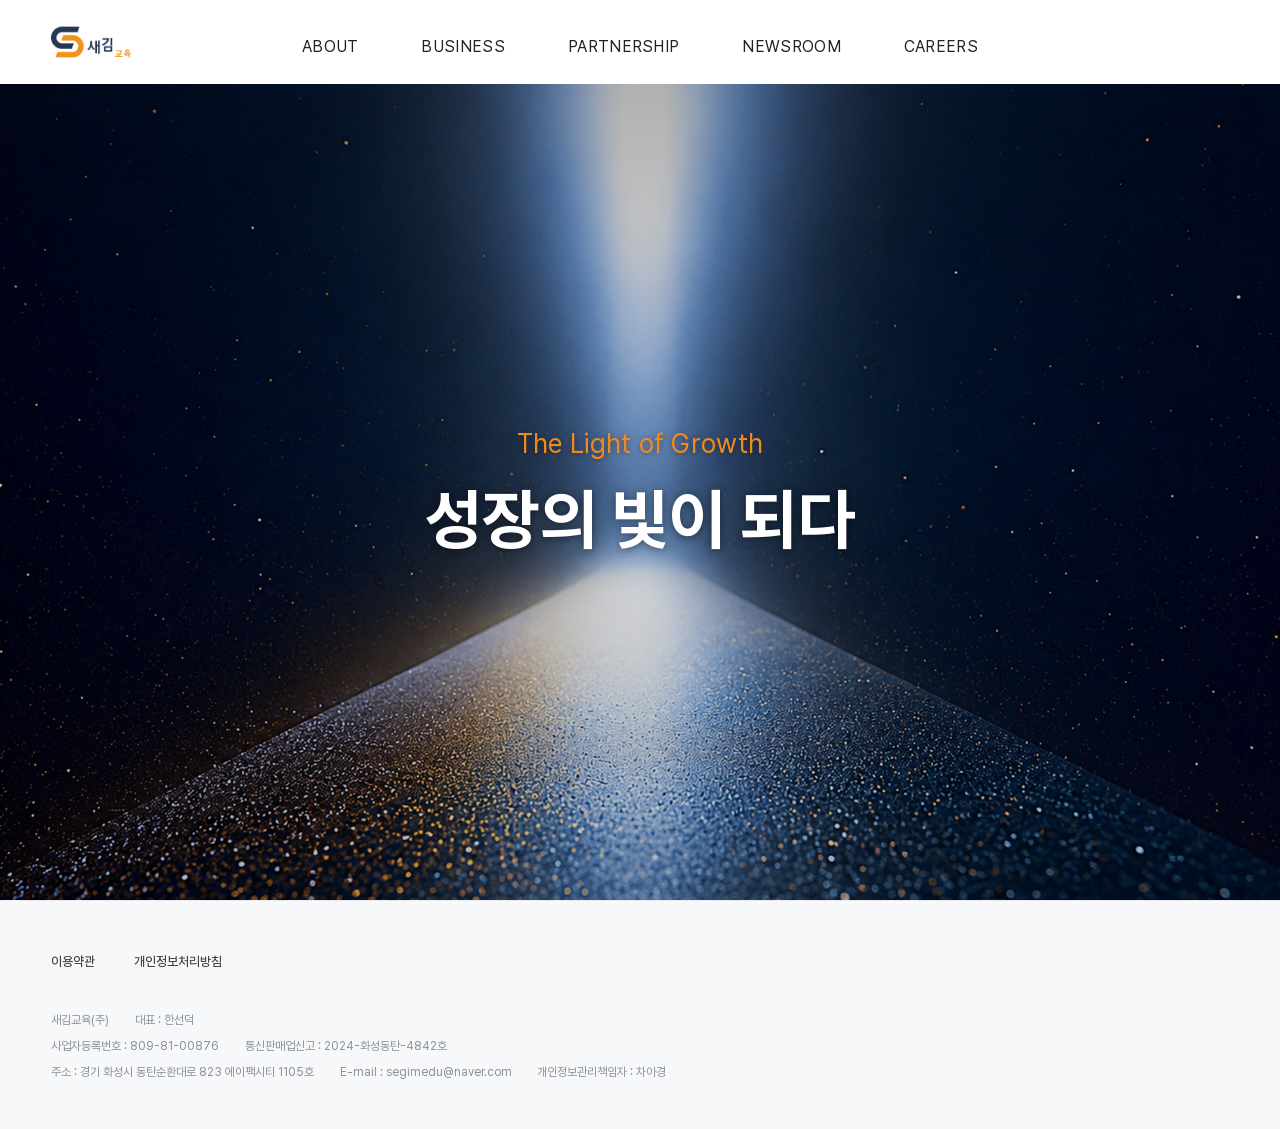
<file: index.html>
<!DOCTYPE html>
<html lang="ko">

<head>
  <meta charset="UTF-8">
  <meta name="viewport" content="width=device-width, initial-scale=1.0, viewport-fit=cover">

  <!-- SEO -->
  <title>새김교육 | 성장의 빛이 되다</title>
  <meta name="description" content="새김교육은 파머스영어·고래영어와 함께 생각이 영어가 되는 교육을 만듭니다. 미래 교육의 표준을 만드는 영어교육 전문기업.">
  <meta name="keywords" content="새김교육, 파머스영어, 고래영어, 아이비라이팅">
  <meta name="author" content="새김교육(주)">
  <meta name="robots" content="index, follow">
  <link rel="canonical" href="https://segimedu.com/">

  <!-- Open Graph -->
  <meta property="og:type" content="website">
  <meta property="og:site_name" content="새김교육">
  <meta property="og:locale" content="ko_KR">
  <meta property="og:title" content="새김교육 | 성장의 빛이 되다">
  <meta property="og:description" content="생각이 영어가 되는 교육, 미래 교육의 표준을 만드는 새김교육.">
  <meta property="og:url" content="https://segimedu.com/">
  <meta property="og:image" content="https://segimedu.com/resource/imgs/og.png">
  <meta property="og:image:width" content="1200">
  <meta property="og:image:height" content="630">

  <!-- Twitter -->
  <meta name="twitter:card" content="summary_large_image">
  <meta name="twitter:title" content="새김교육 | 성장의 빛이 되다">
  <meta name="twitter:description" content="생각이 영어가 되는 교육, 미래 교육의 표준을 만드는 새김교육.">
  <meta name="twitter:image" content="https://segimedu.com/resource/imgs/og.png">

  <!-- Favicon -->
  <link rel="icon" href="resource/imgs/favicon.png" type="image/png">
  <link rel="apple-touch-icon" href="resource/imgs/favicon.png">

  <!-- 구조화 데이터 : 회사 정보 -->
  <script type="application/ld+json">
  {
    "@context": "https://schema.org",
    "@type": "Organization",
    "name": "새김교육(주)",
    "url": "https://segimedu.com",
    "logo": "https://segimedu.com/resource/imgs/logo.png",
    "email": "segimedu@naver.com",
    "address": {
      "@type": "PostalAddress",
      "addressCountry": "KR",
      "addressRegion": "경기도",
      "addressLocality": "화성시",
      "streetAddress": "동탄순환대로 823 에이팩시티 1105호"
    }
  }
  </script>

  <link rel="stylesheet" href="resource/css/index.css">
</head>

<body>

  <!-- ============================================================
       공통 GNB ( 공용)
       ============================================================ -->
  <header class="gnb" id="gnb">
    <div class="gnb-inner">

      <!-- 로고 -->
      <a class="gnb-logo" href="index.html">
        <img src="resource/imgs/logo.png" alt="새김교육">
      </a>

      <!-- 모바일 햄버거 버튼 -->
      <button type="button" class="menu-btn" id="menuBtn" aria-label="전체메뉴 열기" aria-expanded="false"
        aria-controls="gnbMenu">
        <span class="menu-btn-bar"></span>
        <span class="menu-btn-bar"></span>
        <span class="menu-btn-bar"></span>
      </button>

      <!-- 메뉴 (PC: 가운데 정렬 / 모바일: 슬라이드 패널) -->
      <nav class="gnb-menu" id="gnbMenu" aria-label="주메뉴">
        <ul class="menu-list">

          <li class="menu-item has-sub">
            <a class="menu-link" href="about.html">About</a>
            <!-- 모바일 아코디언 전용 버튼 (PC에서는 숨김) -->
            <button type="button" class="sub-btn" aria-label="About 하위메뉴 열기" aria-expanded="false"></button>
            <ul class="sub-list">
              <li><a href="about.html#intro">회사소개</a></li>
              <li><a href="about.html#history">연혁</a></li>
            </ul>
          </li>

          <li class="menu-item">
            <a class="menu-link" href="business.html">Business</a>
          </li>

          <li class="menu-item">
            <a class="menu-link" href="partnership.html">Partnership</a>
          </li>

          <li class="menu-item">
            <a class="menu-link" href="newsroom.html">Newsroom</a>
          </li>

          <li class="menu-item has-sub">
            <a class="menu-link" href="career.html">Careers</a>
            <button type="button" class="sub-btn" aria-label="Careers 하위메뉴 열기" aria-expanded="false"></button>
            <ul class="sub-list">
              <li><a href="career.html">인재상</a></li>
              <li><a href="career2.html">채용 안내</a></li>
              <li><a href="career3.html">채용공고</a></li>
            </ul>
          </li>

        </ul>
      </nav>

    </div>
  </header>
  <!-- // 공통 GNB -->

  <!-- 모바일 메뉴 열렸을 때 뒤 배경 딤 -->
  <div class="menu-dim" id="menuDim"></div>

  <!-- 본문 영역 -->
  <div class="page" id="page">
    <main>

      <!-- 히어로 : 한 화면을 가득 채우는 섹션 -->
      <section class="hero">
        <div class="hero-copy">
          <!-- 줄 단위 마스크 : .hero-line이 클립, 안쪽 텍스트가 아래에서 솟아오름 -->
          <div class="hero-line">
            <p class="hero-sub">The Light of Growth</p>
          </div>
          <div class="hero-line">
            <h1 class="hero-title txt-sheen">성장의 빛이 되다</h1>
          </div>
        </div>
      </section>

    </main>
  </div>
  <!-- // 본문 영역 -->

  <!-- ============================================================
       공통 푸터 (모든 페이지 공용)
       ============================================================ -->
  <footer class="footer" id="footer">
    <div class="footer-inner">

      <!-- 약관 링크 -->
      <ul class="footer-link">
        <li><a href="terms.html"
            onclick="window.open(this.href, 'termsPopup', 'width=960,height=900,scrollbars=yes,resizable=yes'); return false;">이용약관</a>
        </li>
        <li><a href="privacy.html"
            onclick="window.open(this.href, 'privacyPopup', 'width=960,height=900,scrollbars=yes,resizable=yes'); return false;">개인정보처리방침</a>
        </li>
      </ul>

      <!-- 사업자 정보 -->
      <div class="footer-info">
        <p>
          <span>새김교육(주)</span>
          <span>대표 : 한선덕</span>
        </p>
        <p>
          <span>사업자등록번호 : 809-81-00876</span>
          <span>통신판매업신고 : 2024-화성동탄-4842호</span>
        </p>
        <p>
          <span>주소 : 경기 화성시 동탄순환대로 823 에이팩시티 1105호</span>
          <span>E-mail : segimedu@naver.com</span>
          <span>개인정보관리책임자 : 차아경</span>
        </p>
      </div>

    </div>
  </footer>
  <!-- // 공통 푸터 -->

  <script src="resource/js/common.js"></script>
</body>

</html>
</file>
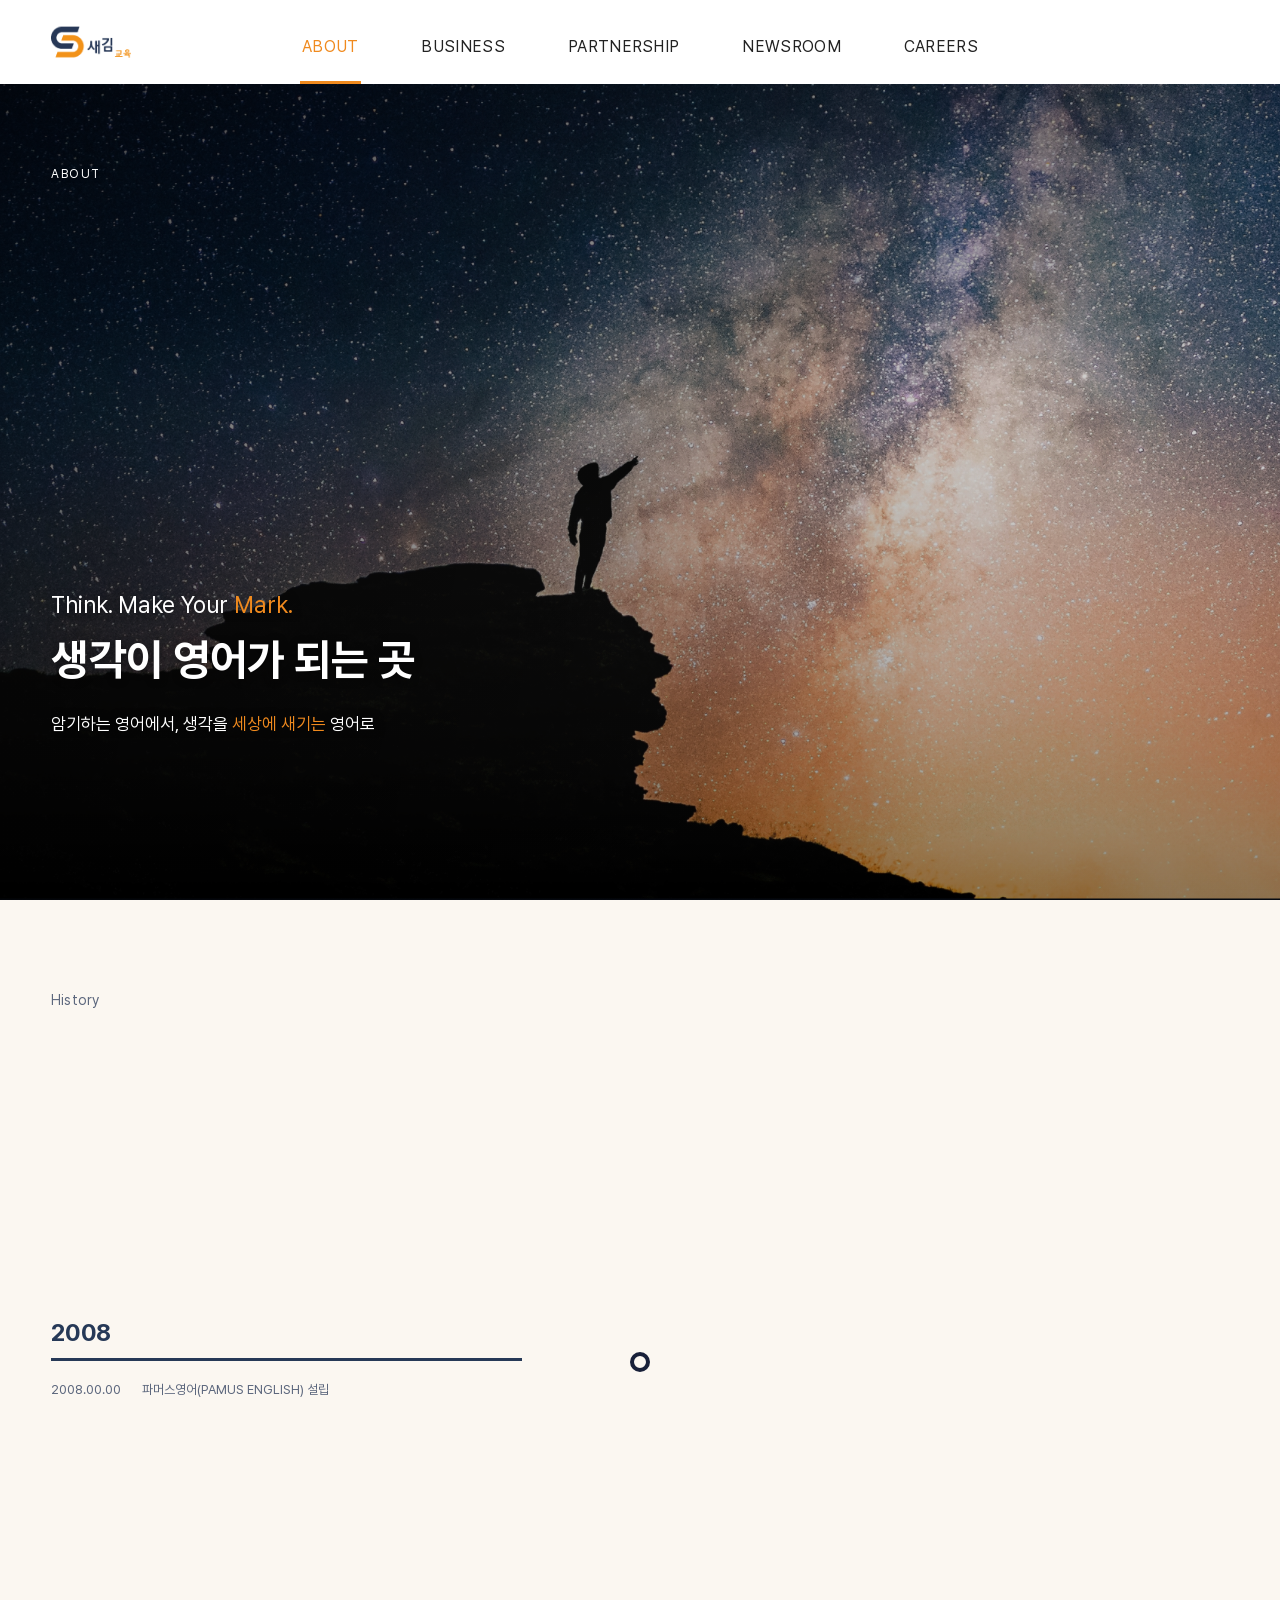
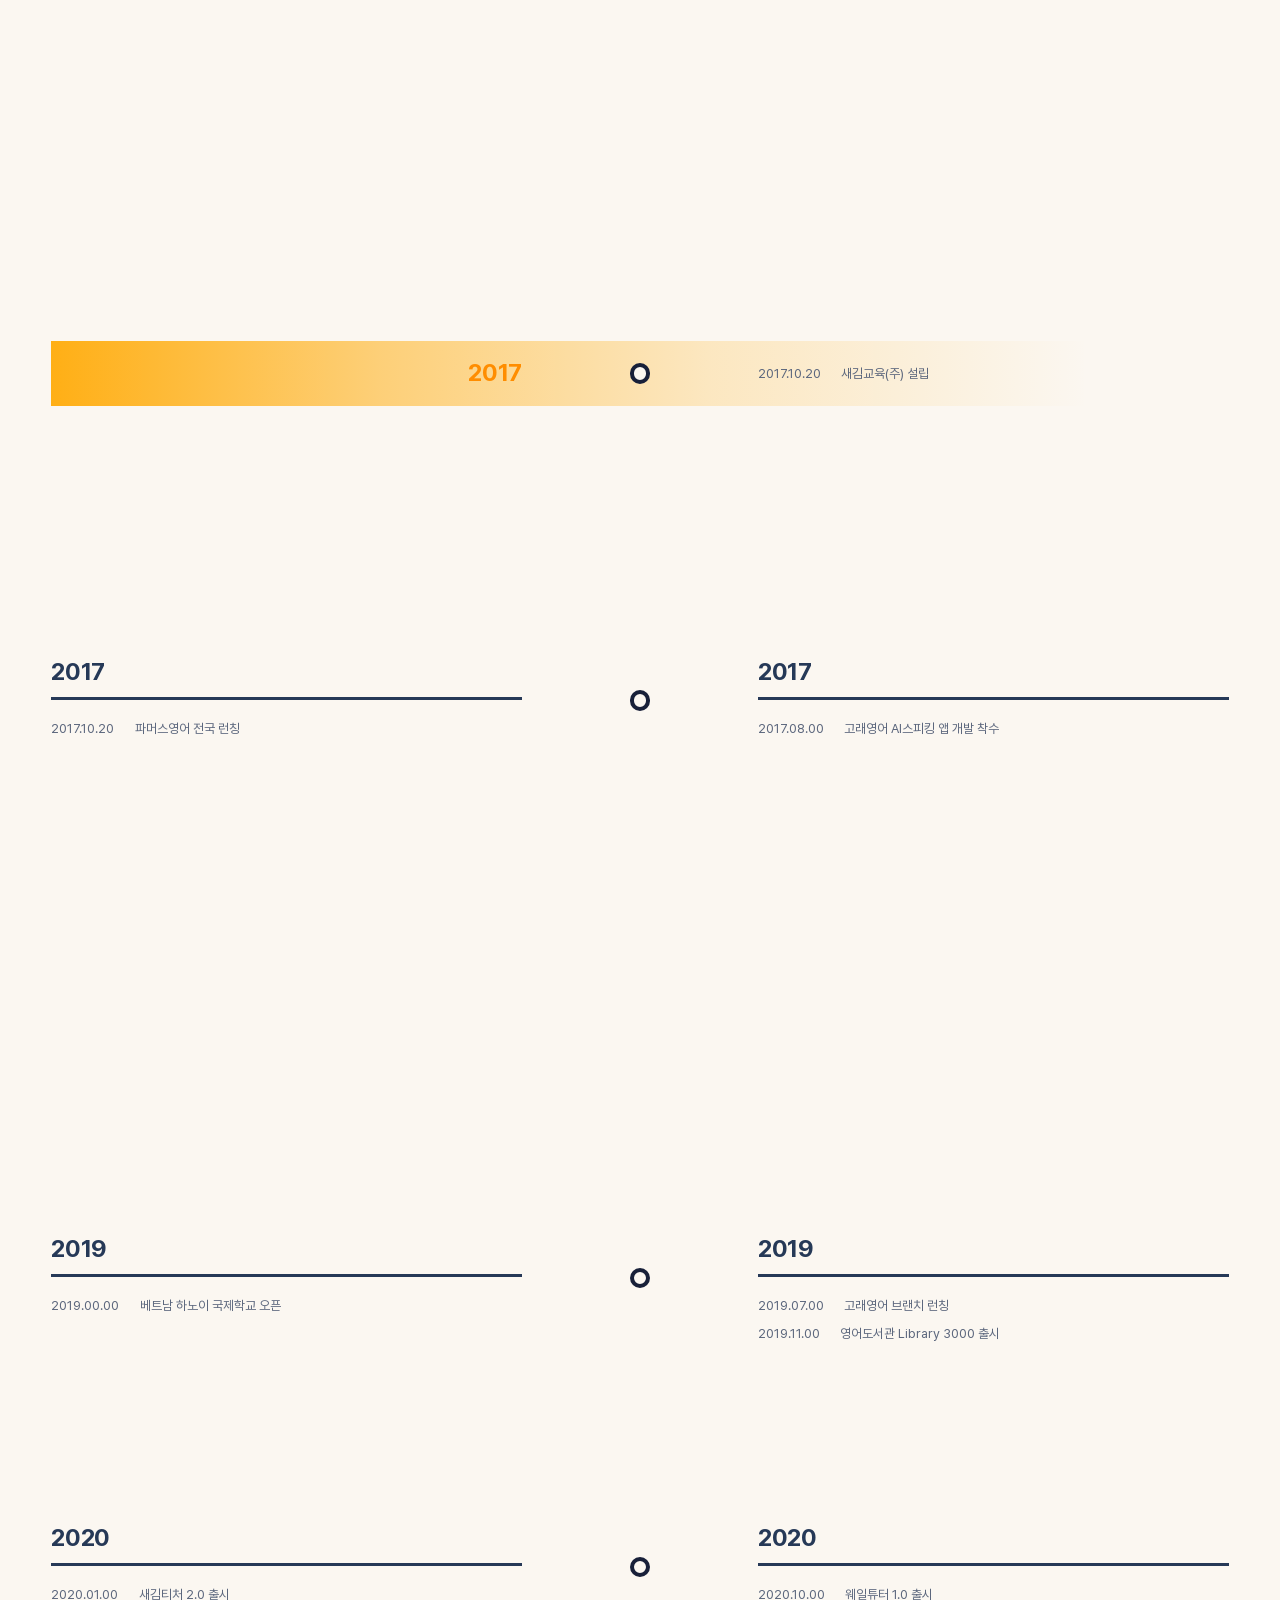
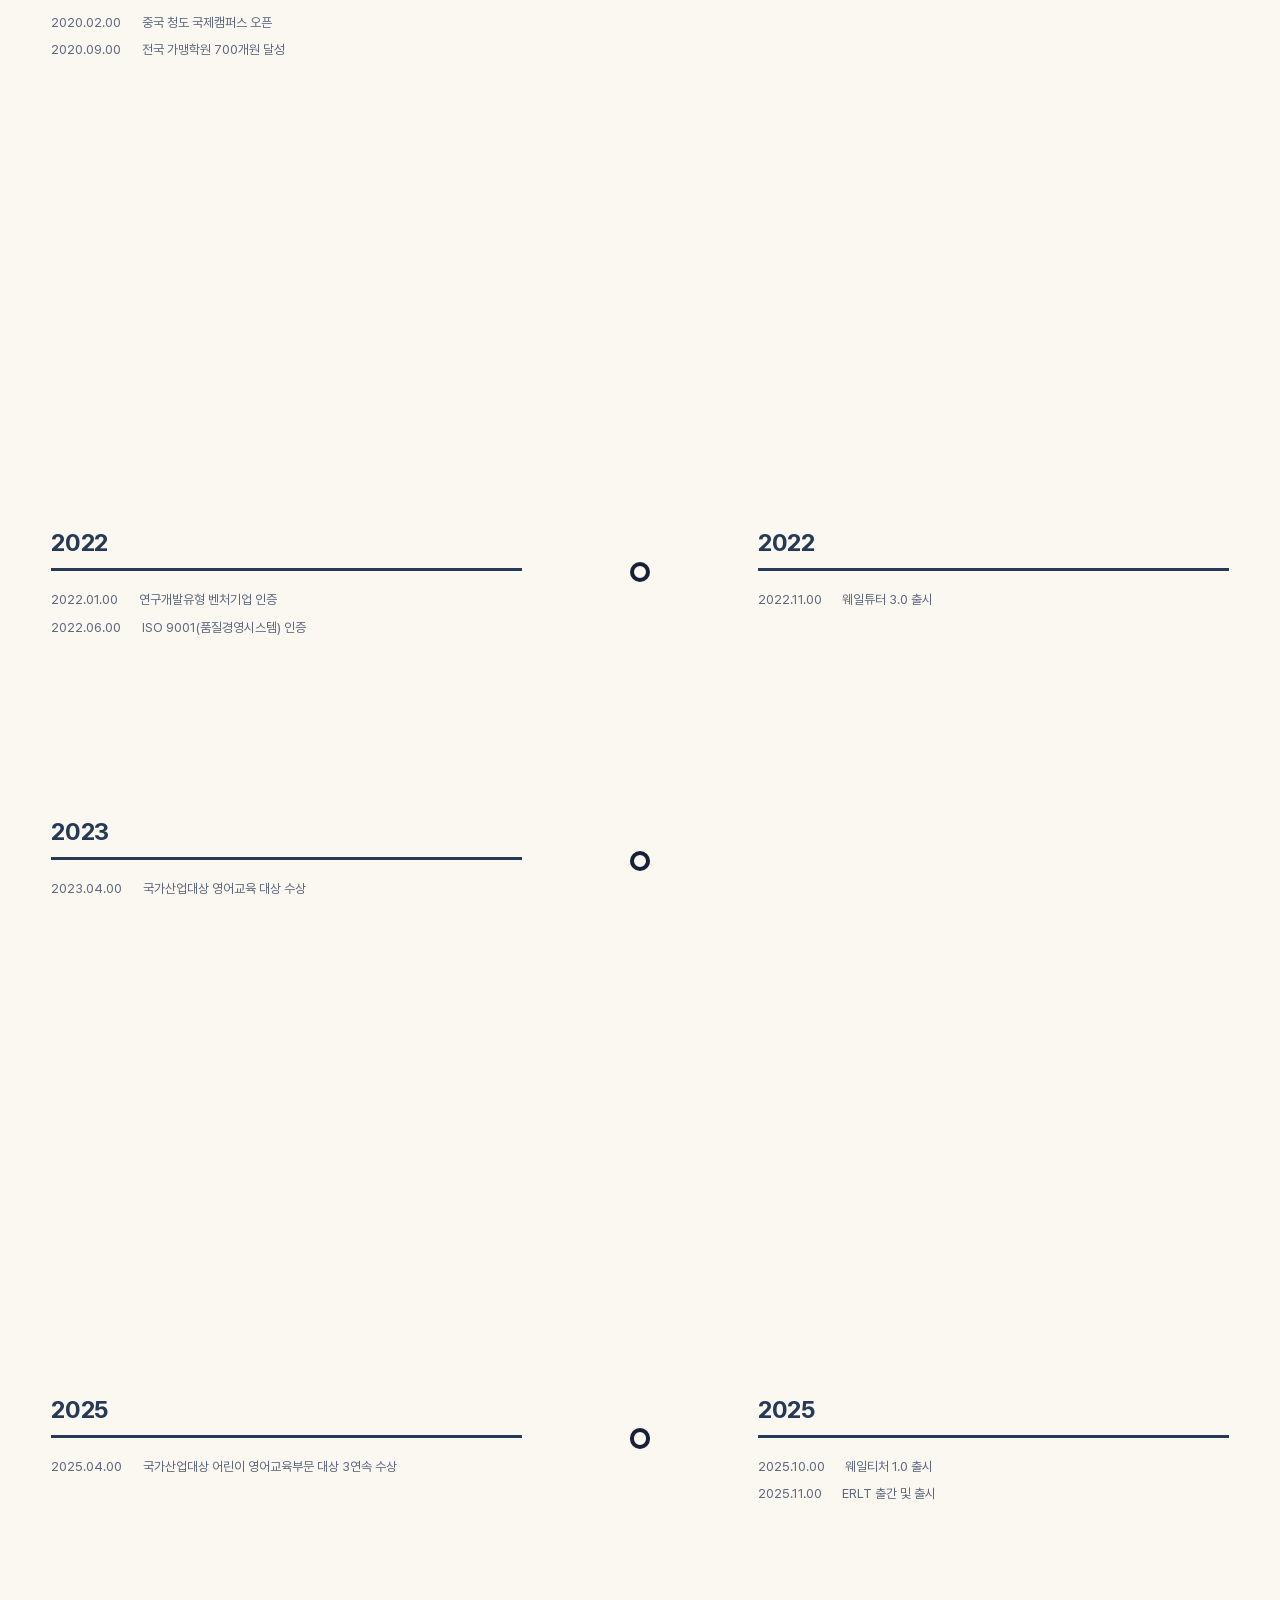
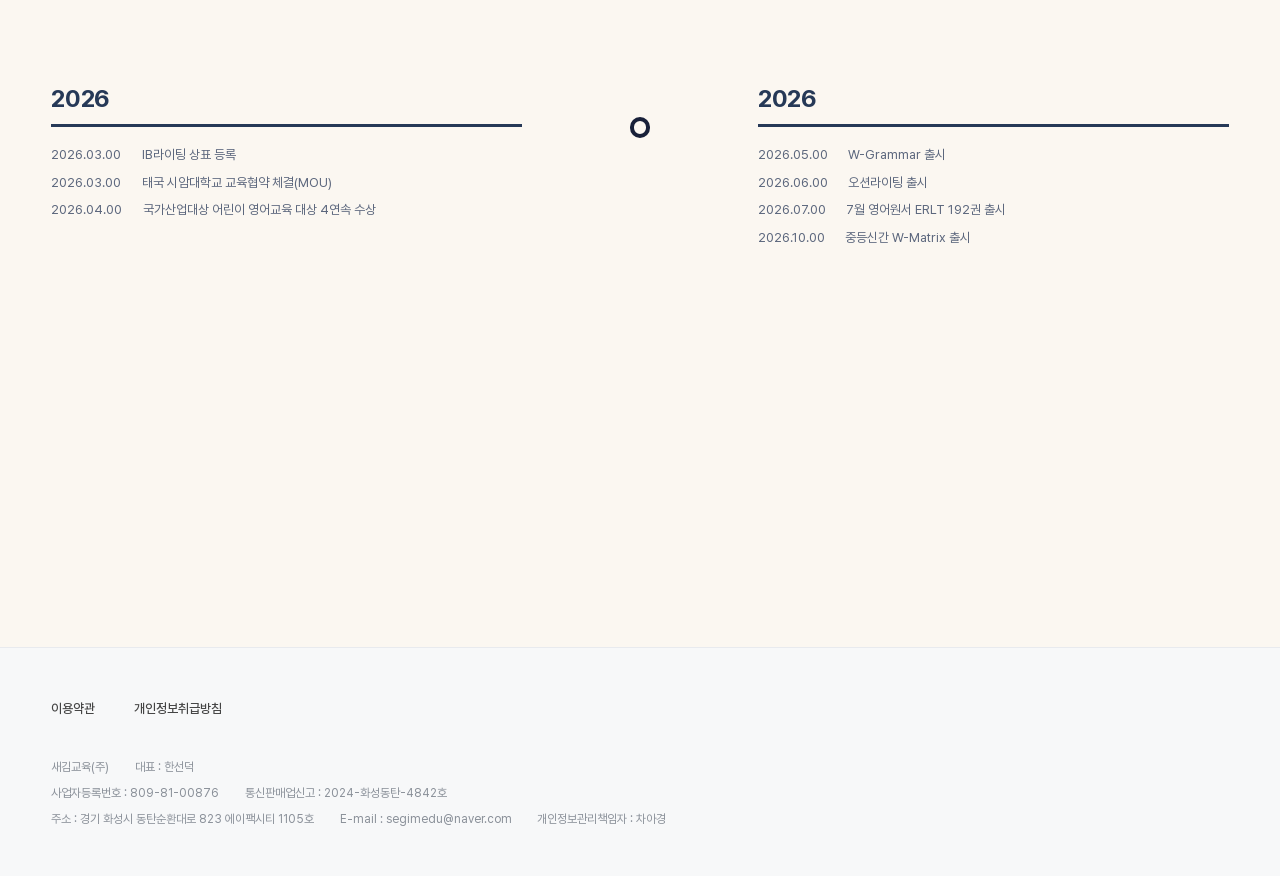
<file: about.html>
<!DOCTYPE html>
<html lang="ko">

<head>
  <meta charset="UTF-8">
  <meta name="viewport" content="width=device-width, initial-scale=1.0, viewport-fit=cover">

  <!-- SEO -->
  <title>새김교육 | 회사소개·연혁</title>
  <meta name="description" content="새김교육은 파머스영어·고래영어와 함께 생각이 영어가 되는 교육을 만듭니다. 미래 교육의 표준을 만드는 영어교육 전문기업.">
  <meta name="keywords" content="새김교육, 파머스영어, 고래영어, 영어교육, 영어학원, 새김티처, 회사소개, 연혁">
  <meta name="author" content="새김교육(주)">
  <meta name="robots" content="index, follow">
  <link rel="canonical" href="https://segimedu.com/about.html">

  <!-- Open Graph -->
  <meta property="og:type" content="website">
  <meta property="og:site_name" content="새김교육">
  <meta property="og:locale" content="ko_KR">
  <meta property="og:title" content="새김교육 | 회사소개·연혁">
  <meta property="og:description" content="생각이 영어가 되는 교육, 미래 교육의 표준을 만드는 새김교육.">
  <meta property="og:url" content="https://segimedu.com/about.html">
  <meta property="og:image" content="https://segimedu.com/resource/imgs/og.png">
  <meta property="og:image:width" content="1200">
  <meta property="og:image:height" content="630">

  <!-- Twitter -->
  <meta name="twitter:card" content="summary_large_image">
  <meta name="twitter:title" content="새김교육 | 회사소개·연혁">
  <meta name="twitter:description" content="생각이 영어가 되는 교육, 미래 교육의 표준을 만드는 새김교육.">
  <meta name="twitter:image" content="https://segimedu.com/resource/imgs/og.png">

  <!-- Favicon -->
  <link rel="icon" href="resource/imgs/favicon.png" type="image/png">
  <link rel="apple-touch-icon" href="resource/imgs/favicon.png">

  <link rel="stylesheet" href="resource/css/index.css">
  <link rel="stylesheet" href="resource/css/about.css">
  <!-- 스크롤 리빌 초기 상태를 첫 렌더부터 적용 (본문 파싱 전에 실행돼야 깜빡임 없음) -->
  <script>document.documentElement.className += ' js';</script>
</head>

<body>

  <!-- ============================================================
       공통 GNB ( 공용)
       ============================================================ -->
  <header class="gnb" id="gnb">
    <div class="gnb-inner">

      <!-- 로고 -->
      <a class="gnb-logo" href="index.html">
        <img src="resource/imgs/logo.png" alt="새김교육">
      </a>

      <!-- 모바일 햄버거 버튼 -->
      <button type="button" class="menu-btn" id="menuBtn" aria-label="전체메뉴 열기" aria-expanded="false"
        aria-controls="gnbMenu">
        <span class="menu-btn-bar"></span>
        <span class="menu-btn-bar"></span>
        <span class="menu-btn-bar"></span>
      </button>

      <!-- 메뉴 (PC: 가운데 정렬 / 모바일: 슬라이드 패널) -->
      <nav class="gnb-menu" id="gnbMenu" aria-label="주메뉴">
        <ul class="menu-list">

          <li class="menu-item has-sub">
            <a class="menu-link on" href="about.html">About</a>
            <!-- 모바일 아코디언 전용 버튼 (PC에서는 숨김) -->
            <button type="button" class="sub-btn" aria-label="About 하위메뉴 열기" aria-expanded="false"></button>
            <ul class="sub-list">
              <li><a href="about.html#intro">회사소개</a></li>
              <li><a href="about.html#history">연혁</a></li>
            </ul>
          </li>

          <li class="menu-item">
            <a class="menu-link" href="business.html">Business</a>
          </li>

          <li class="menu-item">
            <a class="menu-link" href="partnership.html">Partnership</a>
          </li>

          <li class="menu-item">
            <a class="menu-link" href="newsroom.html">Newsroom</a>
          </li>

          <li class="menu-item has-sub">
            <a class="menu-link" href="career.html">Careers</a>
            <button type="button" class="sub-btn" aria-label="Careers 하위메뉴 열기" aria-expanded="false"></button>
            <ul class="sub-list">
              <li><a href="career.html">인재상</a></li>
              <li><a href="career2.html">채용 안내</a></li>
              <li><a href="career3.html">채용공고</a></li>
            </ul>
          </li>

        </ul>
      </nav>

    </div>
  </header>
  <!-- // 공통 GNB -->

  <!-- 모바일 메뉴 열렸을 때 뒤 배경 딤 -->
  <div class="menu-dim" id="menuDim"></div>

  <!-- 본문 영역 -->
  <div class="page" id="page">
    <main>

      <!-- ========== 회사소개 배너 ========== -->
      <section class="ab-ban" id="intro">

        <!-- 반짝이는 발광점 : 배경 위에 얹는 장식 레이어 -->
        <div class="ab-glints" aria-hidden="true">
          <span></span><span></span><span></span><span></span><span></span><span></span><span></span>
          <span></span><span></span><span></span><span></span><span></span><span></span><span></span>
          <span></span><span></span><span></span><span></span><span></span><span></span><span></span>
          <span></span><span></span><span></span><span></span><span></span><span></span><span></span>
          <span></span><span></span><span></span><span></span><span></span><span></span><span></span>
          <span></span><span></span><span></span><span></span><span></span><span></span><span></span>
          <span></span><span></span><span></span><span></span><span></span><span></span><span></span>
          <span></span><span></span><span></span><span></span><span></span><span></span><span></span>
          <span></span><span></span><span></span><span></span><span></span><span></span><span></span>
          <span></span><span></span><span></span><span></span><span></span><span></span><span></span>
          <span></span><span></span><span></span><span></span><span></span><span></span><span></span>
          <span></span><span></span><span></span><span></span><span></span><span></span><span></span>
        </div>

        <div class="ab-ban-inner">

          <!-- 좌상단 라벨 -->
          <div class="hero-line ab-label-line">
            <p class="ab-label">ABOUT</p>
          </div>

          <!-- 카피 : 줄 단위 마스크 리빌 (index·message와 동일 방식) -->
          <div class="ab-copy">
            <div class="hero-line">
              <p class="ab-lead">Think. Make Your <span class="ab-point">Mark.</span></p>
            </div>

            <h1 class="ab-title">
              <!-- 이 줄만 스윕 : 자기 리빌이 끝나는 즉시 빛줄기가 지나감 -->
              <span class="hero-line"><span class="ab-title-line txt-sheen">생각이 영어가 되는 곳</span></span>
            </h1>

            <div class="hero-line">
              <p class="ab-sub">암기하는 영어에서, 생각을 <span class="ab-point">세상에 새기는</span> 영어로</p>
            </div>
          </div>

        </div>
      </section>
      <!-- // 회사소개 배너 -->

      <!-- ========== History 타임라인 ========== -->
      <section class="hist" id="history">
        <div class="hist-inner">

          <p class="hist-label reveal">History</p>

          <div class="tl" id="tl">
            <!-- 중앙 세로 라인 : 스크롤 진행률에 따라 scaleY로 그려짐 -->
            <span class="tl-line" id="tlLine"></span>

            <!-- 2008 -->
            <div class="tl-row">
              <span class="tl-node reveal-tl"></span>
              <div class="tl-col reveal-tl" data-brand="pamus">
                <p class="tl-year">2008</p>
                <ul class="tl-list">
                  <li><span class="tl-date">2008.00.00</span><span class="tl-txt">파머스영어(PAMUS ENGLISH) 설립</span></li>
                </ul>
              </div>
            </div>

            <!-- 2015 -->
            <div class="tl-row">
              <span class="tl-node reveal-tl"></span>
              <div class="tl-col reveal-tl" data-brand="pamus">
                <p class="tl-year tl-year-red">2015</p>
                <ul class="tl-list">
                  <li><span class="tl-date">2015.00.00</span><span class="tl-txt">아시아테솔협회 공식 후원사 선정</span></li>
                  <li><span class="tl-date">2015.00.00</span><span class="tl-txt">'말이 되는 영어' 새김티처 개발</span></li>
                </ul>
              </div>
            </div>

            <!-- 2017 하이라이트 밴드 : 타임라인을 가로지름 -->
            <div class="tl-band reveal-tl">
              <div class="tl-band-grid">
                <p class="tl-band-year">2017</p>
                <p class="tl-band-txt">
                  <span class="tl-date">2017.10.20</span><span class="tl-txt">새김교육(주) 설립</span>
                </p>
              </div>
              <span class="tl-node tl-node-band"></span>
            </div>

            <!-- 2017 -->
            <div class="tl-row">
              <span class="tl-node reveal-tl"></span>
              <div class="tl-col reveal-tl" data-brand="pamus">
                <p class="tl-year">2017</p>
                <ul class="tl-list">
                  <li><span class="tl-date">2017.10.20</span><span class="tl-txt">파머스영어 전국 런칭</span></li>
                </ul>
              </div>
              <div class="tl-col reveal-tl" data-brand="whale">
                <p class="tl-year">2017</p>
                <ul class="tl-list">
                  <li><span class="tl-date">2017.08.00</span><span class="tl-txt">고래영어 AI스피킹 앱 개발 착수</span></li>
                </ul>
              </div>
            </div>

            <!-- 2018 -->
            <div class="tl-row">
              <span class="tl-node reveal-tl"></span>
              <div class="tl-col reveal-tl" data-brand="pamus">
                <p class="tl-year">2018</p>
                <ul class="tl-list">
                  <li><span class="tl-date">2018.03.00</span><span class="tl-txt">교육특허 취득</span></li>
                  <li><span class="tl-date">2018.06.00</span><span class="tl-txt">미시간대·하와이주립대 국제공인 기관 선정</span></li>
                  <li><span class="tl-date">2018.09.00</span><span class="tl-txt">전국400개 브랜치 개원</span></li>
                </ul>
              </div>

            </div>

            <!-- 2019 -->
            <div class="tl-row">
              <span class="tl-node reveal-tl"></span>
              <div class="tl-col reveal-tl" data-brand="pamus">
                <p class="tl-year">2019</p>
                <ul class="tl-list">
                  <li><span class="tl-date">2019.00.00</span><span class="tl-txt">베트남 하노이 국제학교 오픈</span></li>
                </ul>
              </div>
              <div class="tl-col reveal-tl" data-brand="whale">
                <p class="tl-year">2019</p>
                <ul class="tl-list">
                  <li><span class="tl-date">2019.07.00</span><span class="tl-txt">고래영어 브랜치 런칭</span></li>
                  <li><span class="tl-date">2019.11.00</span><span class="tl-txt">영어도서관 Library 3000 출시</span></li>
                </ul>
              </div>
            </div>

            <!-- 2020 -->
            <div class="tl-row">
              <span class="tl-node reveal-tl"></span>
              <div class="tl-col reveal-tl" data-brand="pamus">
                <p class="tl-year">2020</p>
                <ul class="tl-list">
                  <li><span class="tl-date">2020.01.00</span><span class="tl-txt">새김티처 2.0 출시</span></li>
                  <li><span class="tl-date">2020.02.00</span><span class="tl-txt">중국 청도 국제캠퍼스 오픈</span></li>
                  <li><span class="tl-date">2020.09.00</span><span class="tl-txt">전국 가맹학원 700개원 달성</span></li>
                </ul>
              </div>
              <div class="tl-col reveal-tl" data-brand="whale">
                <p class="tl-year">2020</p>
                <ul class="tl-list">
                  <li><span class="tl-date">2020.10.00</span><span class="tl-txt">웨일튜터 1.0 출시</span></li>
                </ul>
              </div>
            </div>

            <!-- 2021 -->
            <div class="tl-row">
              <span class="tl-node reveal-tl"></span>
              <div class="tl-col reveal-tl" data-brand="pamus">
                <p class="tl-year">2021</p>
                <ul class="tl-list">
                  <li><span class="tl-date">2021.00.00</span><span class="tl-txt">스텔라 시리즈 출간</span></li>
                  <li><span class="tl-date">2021.00.00</span><span class="tl-txt">새김스튜던트 서비스 개시</span></li>
                </ul>
              </div>
              <div class="tl-col reveal-tl" data-brand="whale">
                <p class="tl-year">2021</p>
                <ul class="tl-list">
                  <li><span class="tl-date">2021.10.00</span><span class="tl-txt">웨일스튜던트 서비스 개시</span></li>
                  <li><span class="tl-date">2021.12.00</span><span class="tl-txt">벤처기업 달성</span></li>
                </ul>
              </div>
            </div>

            <!-- 2022 -->
            <div class="tl-row">
              <span class="tl-node reveal-tl"></span>
              <div class="tl-col reveal-tl" data-brand="pamus">
                <p class="tl-year">2022</p>
                <ul class="tl-list">
                  <li><span class="tl-date">2022.01.00</span><span class="tl-txt">연구개발유형 벤처기업 인증</span></li>
                  <li><span class="tl-date">2022.06.00</span><span class="tl-txt">ISO 9001(품질경영시스템) 인증</span></li>
                </ul>
              </div>
              <div class="tl-col reveal-tl" data-brand="whale">
                <p class="tl-year">2022</p>
                <ul class="tl-list">
                  <li><span class="tl-date">2022.11.00</span><span class="tl-txt">웨일튜터 3.0 출시</span></li>
                </ul>
              </div>
            </div>

            <!-- 2023 -->
            <div class="tl-row">
              <span class="tl-node reveal-tl"></span>
              <div class="tl-col reveal-tl" data-brand="pamus">
                <p class="tl-year">2023</p>
                <ul class="tl-list">
                  <li><span class="tl-date">2023.04.00</span><span class="tl-txt">국가산업대상 영어교육 대상 수상</span></li>
                </ul>
              </div>
            </div>

            <!-- 2024 -->
            <div class="tl-row">
              <span class="tl-node reveal-tl"></span>
              <div class="tl-col reveal-tl" data-brand="pamus">
                <p class="tl-year">2024</p>
                <ul class="tl-list">
                  <li><span class="tl-date">2024.04.00</span><span class="tl-txt">국가산업대상 영어교육 대상 2연속 수상</span></li>
                </ul>
              </div>
              <div class="tl-col reveal-tl" data-brand="whale">
                <p class="tl-year">2024</p>
                <ul class="tl-list">
                  <li><span class="tl-date">2024.09.00</span><span class="tl-txt">P.T 교재 4종 출간</span></li>
                  <li><span class="tl-date">2024.11.00</span><span class="tl-txt">Smart T.G 출시</span></li>
                  <li><span class="tl-date">2024.12.00</span><span class="tl-txt">Sentence Bank Competition 출간</span>
                  </li>
                </ul>
              </div>
            </div>

            <!-- 2025 -->
            <div class="tl-row">
              <span class="tl-node reveal-tl"></span>
              <div class="tl-col reveal-tl" data-brand="pamus">
                <p class="tl-year">2025</p>
                <ul class="tl-list">
                  <li><span class="tl-date">2025.04.00</span><span class="tl-txt">국가산업대상 어린이 영어교육부문 대상 3연속 수상</span>
                  </li>
                </ul>
              </div>
              <div class="tl-col reveal-tl" data-brand="whale">
                <p class="tl-year">2025</p>
                <ul class="tl-list">
                  <li><span class="tl-date">2025.10.00</span><span class="tl-txt">웨일티처 1.0 출시</span></li>
                  <li><span class="tl-date">2025.11.00</span><span class="tl-txt">ERLT 출간 및 출시</span></li>
                </ul>
              </div>
            </div>

            <!-- 2026 -->
            <div class="tl-row">
              <span class="tl-node reveal-tl"></span>
              <div class="tl-col reveal-tl" data-brand="pamus">
                <p class="tl-year">2026</p>
                <ul class="tl-list">
                  <li><span class="tl-date">2026.03.00</span><span class="tl-txt">IB라이팅 상표 등록</span></li>
                  <li><span class="tl-date">2026.03.00</span><span class="tl-txt">태국 시암대학교 교육협약 체결(MOU)</span></li>
                  <li><span class="tl-date">2026.04.00</span><span class="tl-txt">국가산업대상 어린이 영어교육 대상 4연속 수상</span></li>
                </ul>
              </div>
              <div class="tl-col reveal-tl" data-brand="whale">
                <p class="tl-year">2026</p>
                <ul class="tl-list">
                  <li><span class="tl-date">2026.05.00</span><span class="tl-txt">W-Grammar 출시</span></li>
                  <li><span class="tl-date">2026.06.00</span><span class="tl-txt">오션라이팅 출시</span></li>
                  <li><span class="tl-date">2026.07.00</span><span class="tl-txt">7월 영어원서 ERLT 192권 출시</span></li>
                  <li><span class="tl-date">2026.10.00</span><span class="tl-txt">중등신간 W-Matrix 출시</span></li>
                </ul>
              </div>
            </div>

          </div>

        </div>
      </section>
      <!-- // History 타임라인 -->

    </main>
  </div>
  <!-- // 본문 영역 -->

  <!-- ============================================================
       공통 푸터 (모든 페이지 공용)
       ============================================================ -->
  <footer class="footer" id="footer">
    <div class="footer-inner">

      <!-- 약관 링크 -->
      <ul class="footer-link">
        <li><a href="#">이용약관</a></li>
        <li><a href="#">개인정보취급방침</a></li>
      </ul>

      <!-- 사업자 정보 -->
      <div class="footer-info">
        <p>
          <span>새김교육(주)</span>
          <span>대표 : 한선덕</span>
        </p>
        <p>
          <span>사업자등록번호 : 809-81-00876</span>
          <span>통신판매업신고 : 2024-화성동탄-4842호</span>
        </p>
        <p>
          <span>주소 : 경기 화성시 동탄순환대로 823 에이팩시티 1105호</span>
          <span>E-mail : segimedu@naver.com</span>
          <span>개인정보관리책임자 : 차아경</span>
        </p>
      </div>

    </div>
  </footer>
  <!-- // 공통 푸터 -->

  <script src="resource/js/common.js"></script>
  <script src="resource/js/about.js"></script>
</body>

</html>
</file>
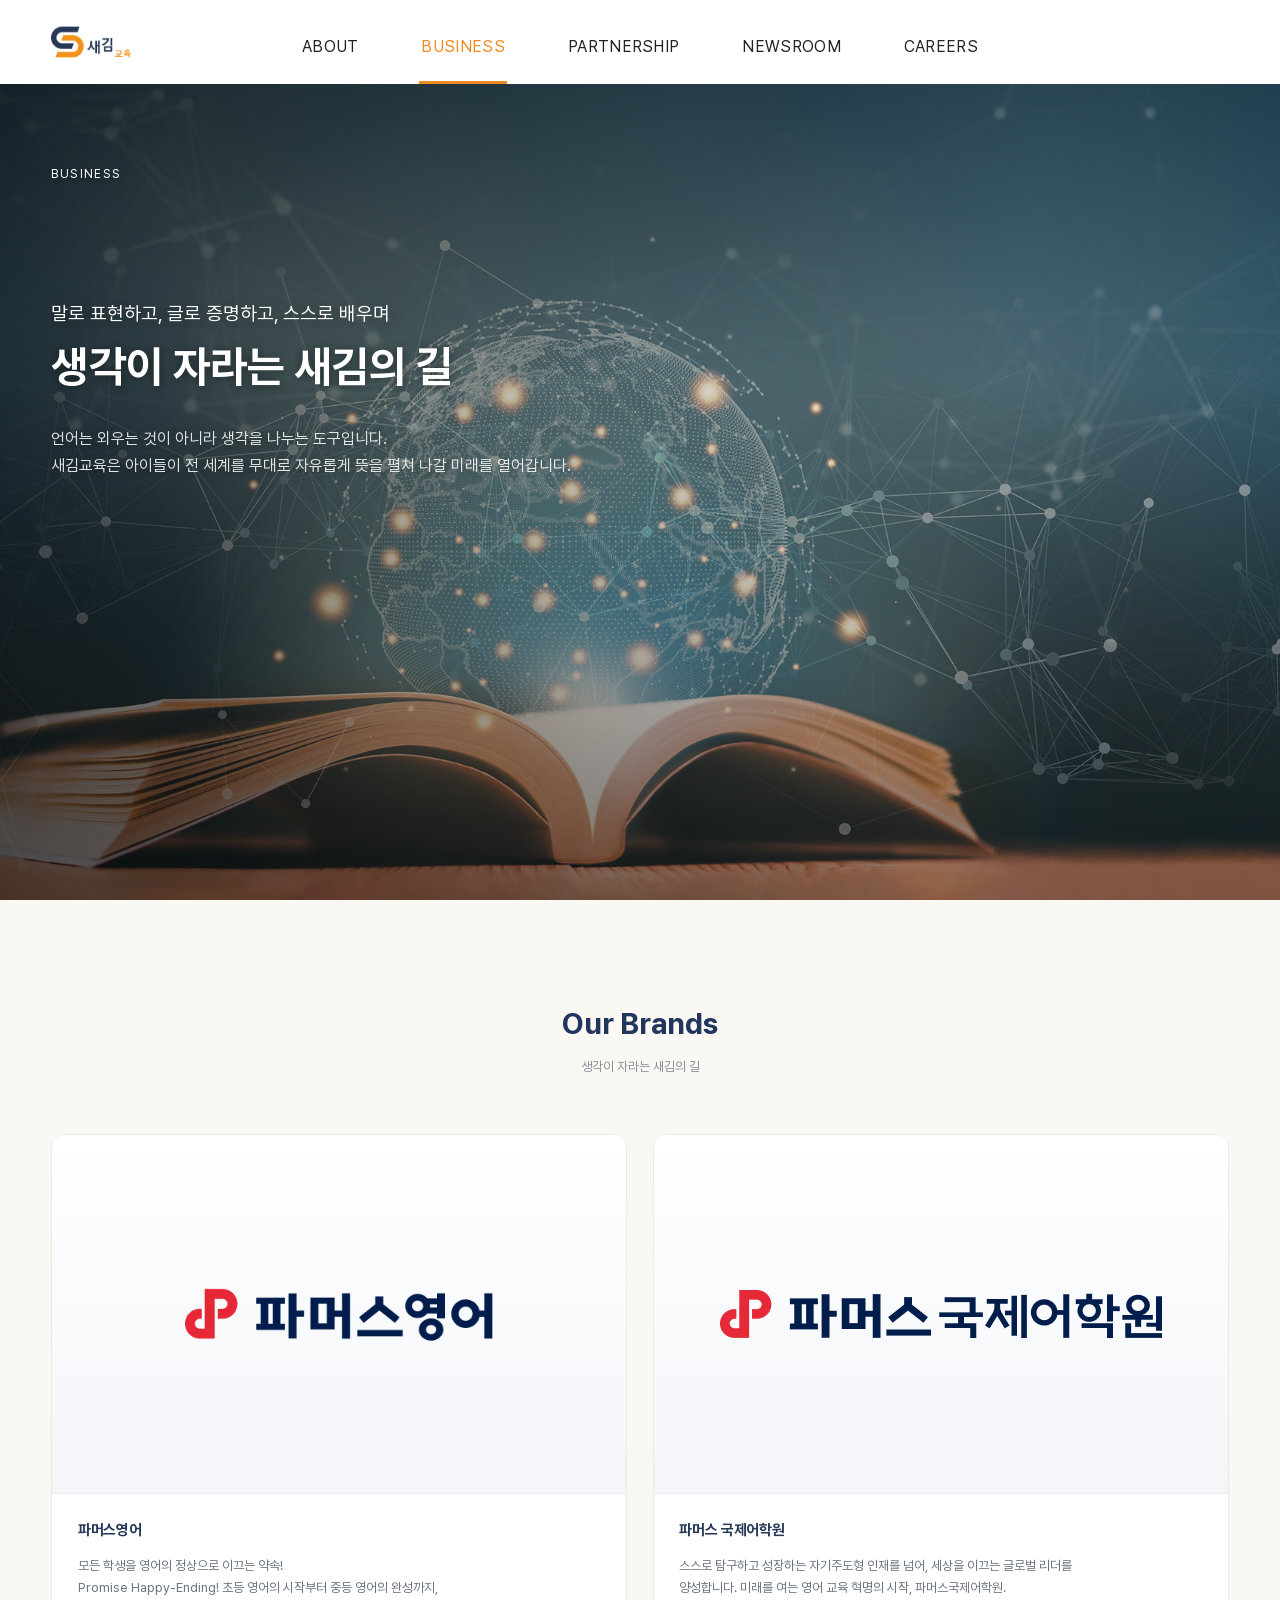
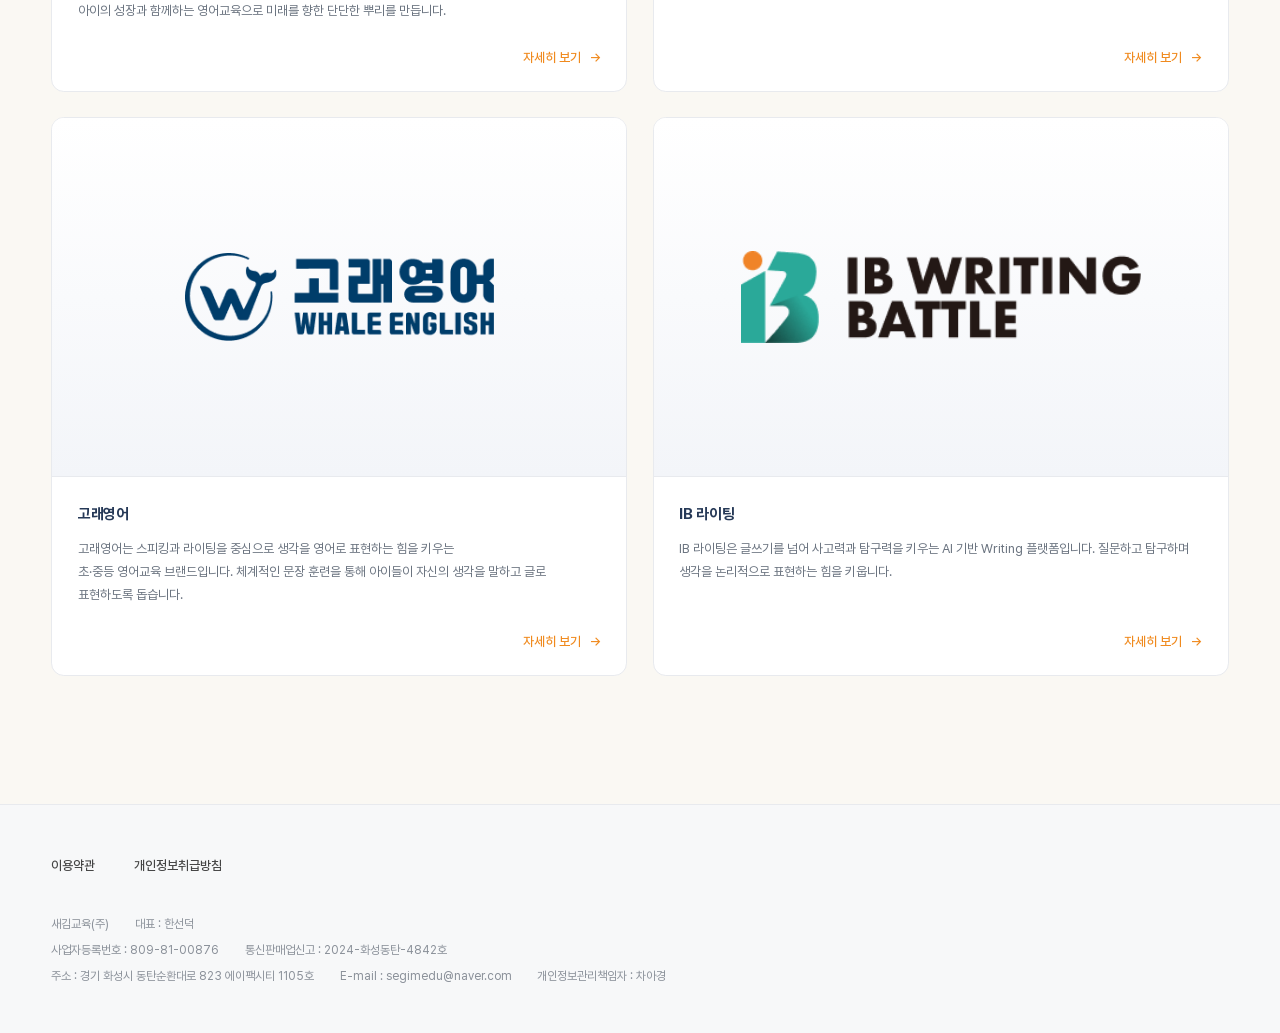
<file: business.html>
<!DOCTYPE html>
<html lang="ko">

<head>
  <meta charset="UTF-8">
  <meta name="viewport" content="width=device-width, initial-scale=1.0, viewport-fit=cover">

  <!-- SEO -->
  <title>새김교육 | 브랜드·사업</title>
  <meta name="description" content="새김교육은 파머스영어·고래영어와 함께 생각이 영어가 되는 교육을 만듭니다. 미래 교육의 표준을 만드는 영어교육 전문기업.">
  <meta name="keywords" content="새김교육, 파머스영어, 고래영어, 영어교육, 영어학원, 새김티처, 파머스 국제어학원, IB 라이팅, 영어학원 프랜차이즈">
  <meta name="author" content="새김교육(주)">
  <meta name="robots" content="index, follow">
  <link rel="canonical" href="https://segimedu.com/business.html">

  <!-- Open Graph -->
  <meta property="og:type" content="website">
  <meta property="og:site_name" content="새김교육">
  <meta property="og:locale" content="ko_KR">
  <meta property="og:title" content="새김교육 | 브랜드·사업">
  <meta property="og:description" content="생각이 영어가 되는 교육, 미래 교육의 표준을 만드는 새김교육.">
  <meta property="og:url" content="https://segimedu.com/business.html">
  <meta property="og:image" content="https://segimedu.com/resource/imgs/og.png">
  <meta property="og:image:width" content="1200">
  <meta property="og:image:height" content="630">

  <!-- Twitter -->
  <meta name="twitter:card" content="summary_large_image">
  <meta name="twitter:title" content="새김교육 | 브랜드·사업">
  <meta name="twitter:description" content="생각이 영어가 되는 교육, 미래 교육의 표준을 만드는 새김교육.">
  <meta name="twitter:image" content="https://segimedu.com/resource/imgs/og.png">

  <!-- Favicon -->
  <link rel="icon" href="resource/imgs/favicon.png" type="image/png">
  <link rel="apple-touch-icon" href="resource/imgs/favicon.png">

  <link rel="stylesheet" href="resource/css/index.css">
  <link rel="stylesheet" href="resource/css/business.css">
  <!-- 스크롤 리빌 초기 상태를 첫 렌더부터 적용 (본문 파싱 전에 실행돼야 깜빡임 없음) -->
  <script>document.documentElement.className += ' js';</script>
</head>

<body>

  <!-- ============================================================
       공통 GNB ( 공용)
       ============================================================ -->
  <header class="gnb" id="gnb">
    <div class="gnb-inner">

      <!-- 로고 -->
      <a class="gnb-logo" href="index.html">
        <img src="resource/imgs/logo.png" alt="새김교육">
      </a>

      <!-- 모바일 햄버거 버튼 -->
      <button type="button" class="menu-btn" id="menuBtn" aria-label="전체메뉴 열기" aria-expanded="false"
        aria-controls="gnbMenu">
        <span class="menu-btn-bar"></span>
        <span class="menu-btn-bar"></span>
        <span class="menu-btn-bar"></span>
      </button>

      <!-- 메뉴 (PC: 가운데 정렬 / 모바일: 슬라이드 패널) -->
      <nav class="gnb-menu" id="gnbMenu" aria-label="주메뉴">
        <ul class="menu-list">

          <li class="menu-item has-sub">
            <a class="menu-link" href="about.html">About</a>
            <!-- 모바일 아코디언 전용 버튼 (PC에서는 숨김) -->
            <button type="button" class="sub-btn" aria-label="About 하위메뉴 열기" aria-expanded="false"></button>
            <ul class="sub-list">
              <li><a href="about.html#intro">회사소개</a></li>
              <li><a href="about.html#history">연혁</a></li>
            </ul>
          </li>

          <li class="menu-item">
            <a class="menu-link on" href="business.html">Business</a>
          </li>

          <li class="menu-item">
            <a class="menu-link" href="partnership.html">Partnership</a>
          </li>

          <li class="menu-item">
            <a class="menu-link" href="newsroom.html">Newsroom</a>
          </li>

          <li class="menu-item has-sub">
            <a class="menu-link" href="career.html">Careers</a>
            <button type="button" class="sub-btn" aria-label="Careers 하위메뉴 열기" aria-expanded="false"></button>
            <ul class="sub-list">
              <li><a href="career.html">인재상</a></li>
              <li><a href="career2.html">채용 안내</a></li>
              <li><a href="career3.html">채용공고</a></li>
            </ul>
          </li>

        </ul>
      </nav>

    </div>
  </header>
  <!-- // 공통 GNB -->

  <!-- 모바일 메뉴 열렸을 때 뒤 배경 딤 -->
  <div class="menu-dim" id="menuDim"></div>

  <!-- 본문 영역 -->
  <div class="page" id="page">
    <main>

      <!-- ========== Business 배너 ========== -->
      <section class="bz-ban">

        <!-- 글로우 레이어 : 글로브 펄스 + 랜덤 반짝임 (장식용, 텍스트 아래) -->
        <div class="bz-glow" aria-hidden="true">
          <!-- 펄스는 래퍼로 묶음 (아래 광점의 nth-child 순번을 건드리지 않도록) -->
          <div class="bz-pulses">
            <span class="bz-pulse"></span>
            <span class="bz-pulse"></span>
            <span class="bz-pulse"></span>
            <span class="bz-pulse"></span>
            <span class="bz-pulse"></span>
          </div>
          <span class="bz-spark"></span>
          <span class="bz-spark"></span>
          <span class="bz-spark"></span>
          <span class="bz-spark"></span>
          <span class="bz-spark"></span>
          <span class="bz-spark"></span>
          <span class="bz-spark"></span>
          <span class="bz-spark"></span>
          <span class="bz-spark"></span>
          <span class="bz-spark"></span>
          <span class="bz-spark"></span>
          <span class="bz-spark"></span>
          <span class="bz-spark"></span>
          <span class="bz-spark"></span>
          <span class="bz-spark"></span>
          <span class="bz-spark"></span>
          <span class="bz-spark"></span>
          <span class="bz-spark"></span>
          <span class="bz-spark"></span>
          <span class="bz-spark"></span>
          <span class="bz-spark"></span>
          <span class="bz-spark"></span>
          <span class="bz-spark"></span>
          <span class="bz-spark"></span>
        </div>

        <div class="bz-ban-inner">

          <!-- 좌상단 라벨 -->
          <div class="hero-line">
            <p class="bz-label">BUSINESS</p>
          </div>

          <!-- 카피 : 줄 단위 마스크 리빌 (about·message와 동일 방식) -->
          <div class="bz-copy">
            <div class="hero-line">
              <p class="bz-lead">말로 표현하고, 글로 증명하고, 스스로 배우며</p>
            </div>

            <h1 class="bz-title">
              <!-- 이 줄만 스윕 : 자기 리빌이 끝나는 즉시 빛줄기가 지나감 -->
              <span class="hero-line"><span class="bz-title-line txt-sheen">생각이 자라는 새김의 길</span></span>
            </h1>

            <div class="bz-sub-group">
              <div class="hero-line">
                <p class="bz-sub">언어는 외우는 것이 아니라 생각을 나누는 도구입니다.</p>
              </div>
              <div class="hero-line">
                <p class="bz-sub bz-sub-2">새김교육은 아이들이 전 세계를 무대로 자유롭게 뜻을 펼쳐 나갈 미래를 열어갑니다.</p>
              </div>
            </div>
          </div>

        </div>
      </section>
      <!-- // Business 배너 -->

      <!-- ========== Our Brands ========== -->
      <section class="brand">
        <div class="brand-inner">

          <div class="brand-head">
            <h2 class="brand-title reveal">Our Brands</h2>
            <p class="brand-sub reveal" style="--d:.08s">생각이 자라는 새김의 길</p>
          </div>

          <!-- 카드 : 왼쪽부터 0.12초 간격 페이드업 (--d = 공용 .reveal 지연) -->
          <div class="brand-grid">

            <a class="brand-card reveal" href="https://epamus.com/" style="--d:0s">
              <span class="brand-logo"><img src="resource/imgs/logo_pamus.png" alt=""></span>
              <span class="brand-body">
                <strong class="brand-name">파머스영어</strong>
                <span class="brand-desc">모든 학생을 영어의 정상으로 이끄는 약속! </br>Promise Happy-Ending!
                  초등 영어의 시작부터 중등 영어의 완성까지,</br> 아이의 성장과 함께하는 영어교육으로 미래를 향한 단단한 뿌리를 만듭니다.</span>
                <span class="brand-more">자세히 보기<span class="brand-arrow">→</span></span>
              </span>
            </a>

            <a class="brand-card reveal" href="https://pamus.co.kr/" style="--d:.12s">
              <span class="brand-logo"><img src="resource/imgs/logo_inter.png" alt=""></span>
              <span class="brand-body">
                <strong class="brand-name">파머스 국제어학원</strong>
                <span class="brand-desc">스스로 탐구하고 성장하는 자기주도형 인재를 넘어, 세상을 이끄는 글로벌 리더를 </br>양성합니다.
                  미래를 여는 영어 교육 혁명의 시작, 파머스국제어학원.</span>
                <span class="brand-more">자세히 보기<span class="brand-arrow">→</span></span>
              </span>
            </a>

            <a class="brand-card reveal" href="https://englishwhale.com/" style="--d:.24s">
              <span class="brand-logo"><img src="resource/imgs/logo_whale.png" alt=""></span>
              <span class="brand-body">
                <strong class="brand-name">고래영어</strong>
                <span class="brand-desc">고래영어는 스피킹과 라이팅을 중심으로 생각을 영어로 표현하는 힘을 키우는<br class="pc-br">초·중등 영어교육 브랜드입니다.
                  체계적인 문장 훈련을 통해 아이들이 자신의 생각을 말하고 글로 표현하도록 돕습니다.</span>
                <span class="brand-more">자세히 보기<span class="brand-arrow">→</span></span>
              </span>
            </a>

            <a class="brand-card reveal" href="https://ibwriting.com/" style="--d:.36s">
              <span class="brand-logo"><img src="resource/imgs/logo_ib.png" alt=""></span>
              <span class="brand-body">
                <strong class="brand-name">IB 라이팅</strong>
                <span class="brand-desc">IB 라이팅은 글쓰기를 넘어 사고력과 탐구력을 키우는
                  AI 기반 Writing 플랫폼입니다.
                  질문하고 탐구하며 생각을 논리적으로 표현하는 힘을 키웁니다.</span>
                <span class="brand-more">자세히 보기<span class="brand-arrow">→</span></span>
              </span>
            </a>

          </div>

        </div>
      </section>
      <!-- // Our Brands -->

    </main>
  </div>
  <!-- // 본문 영역 -->

  <!-- ============================================================
       공통 푸터 (모든 페이지 공용)
       ============================================================ -->
  <footer class="footer" id="footer">
    <div class="footer-inner">

      <!-- 약관 링크 -->
      <ul class="footer-link">
        <li><a href="#">이용약관</a></li>
        <li><a href="#">개인정보취급방침</a></li>
      </ul>

      <!-- 사업자 정보 -->
      <div class="footer-info">
        <p>
          <span>새김교육(주)</span>
          <span>대표 : 한선덕</span>
        </p>
        <p>
          <span>사업자등록번호 : 809-81-00876</span>
          <span>통신판매업신고 : 2024-화성동탄-4842호</span>
        </p>
        <p>
          <span>주소 : 경기 화성시 동탄순환대로 823 에이팩시티 1105호</span>
          <span>E-mail : segimedu@naver.com</span>
          <span>개인정보관리책임자 : 차아경</span>
        </p>
      </div>

    </div>
  </footer>
  <!-- // 공통 푸터 -->

  <script src="resource/js/common.js"></script>
  <script src="resource/js/business.js"></script>
</body>

</html>
</file>
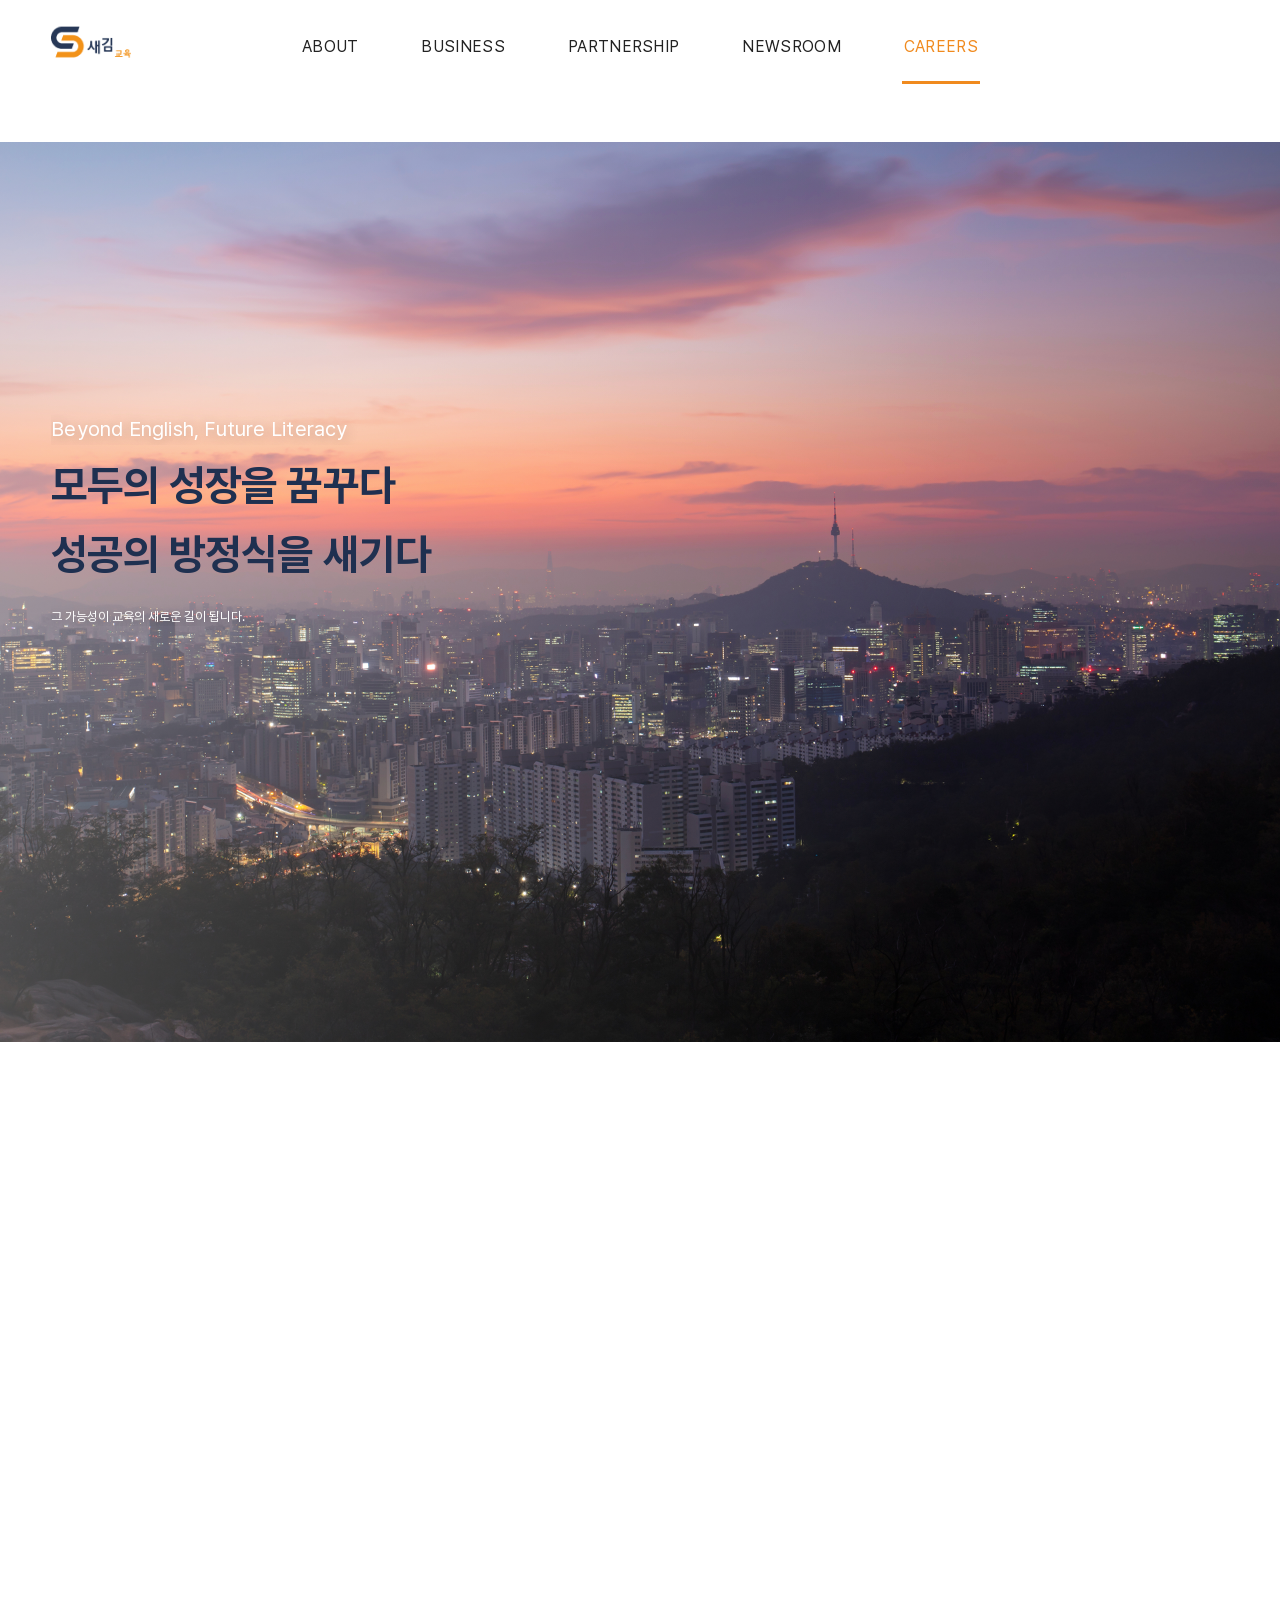
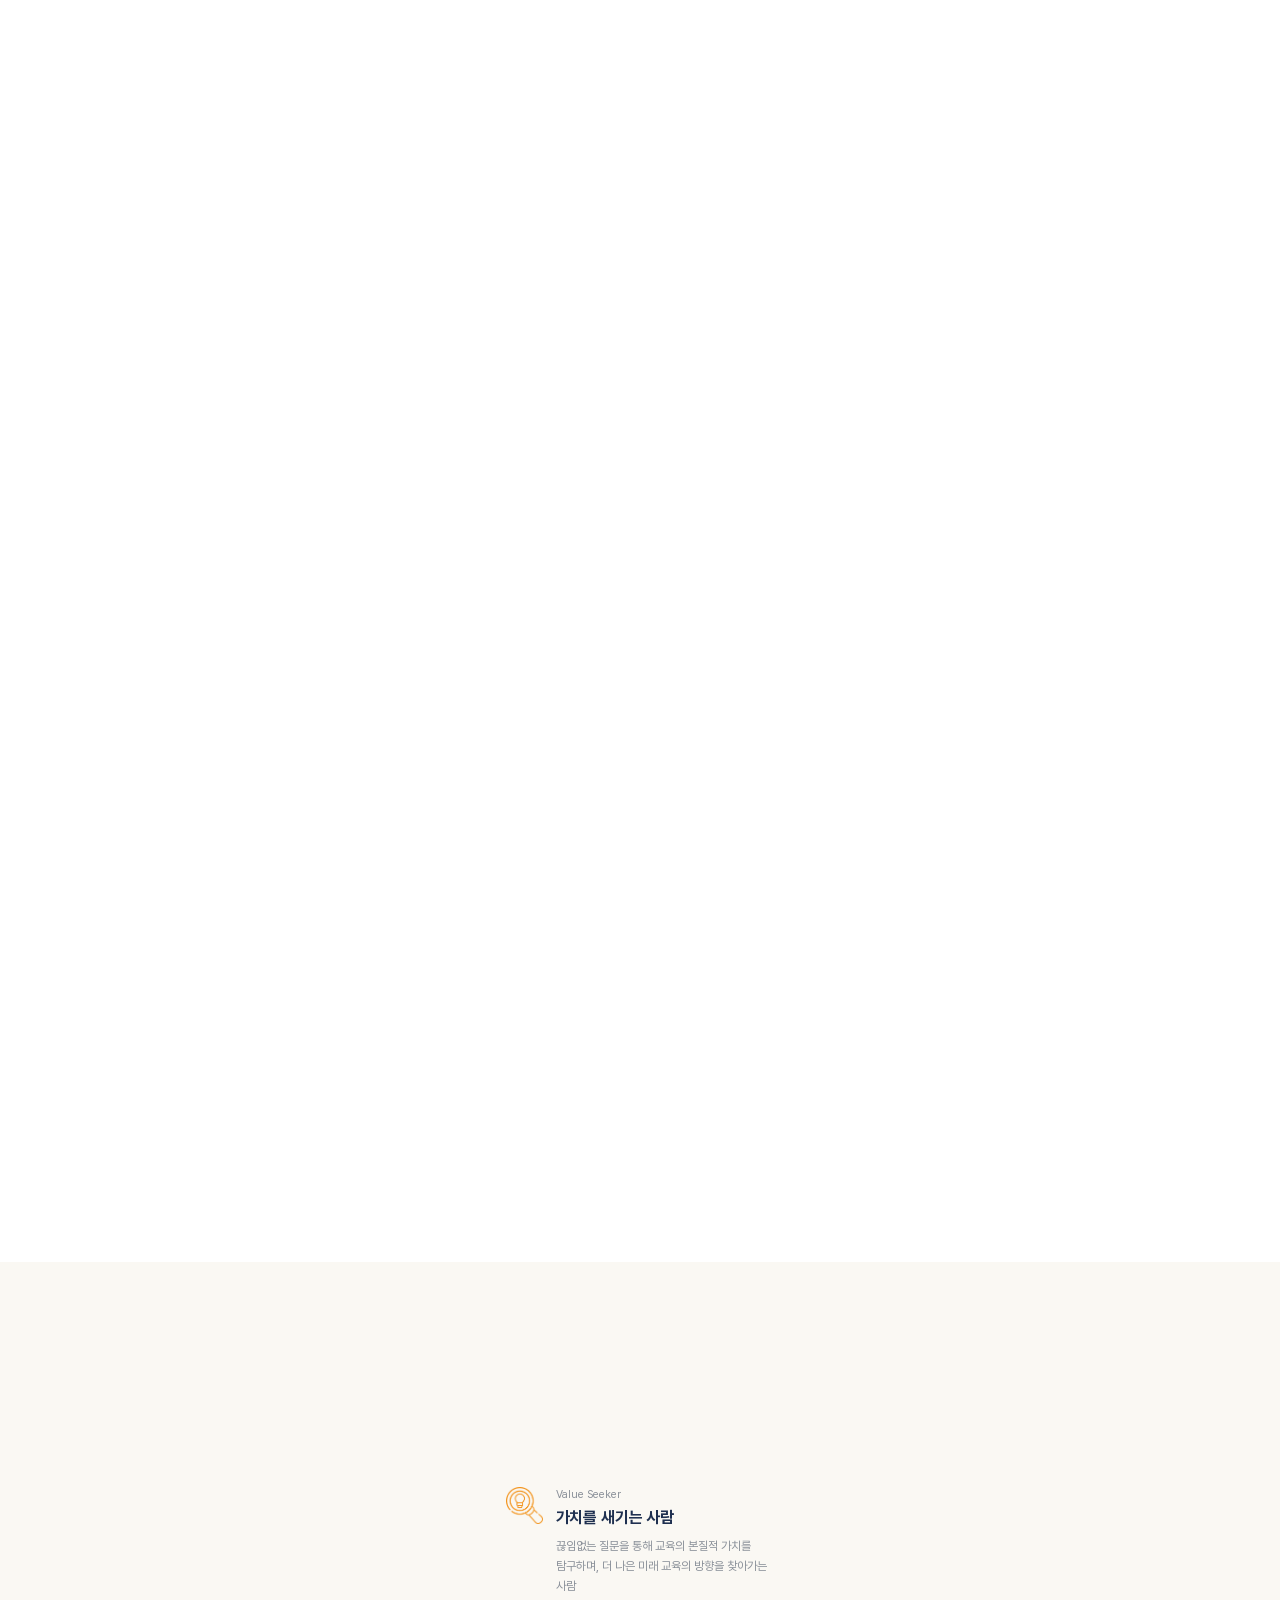
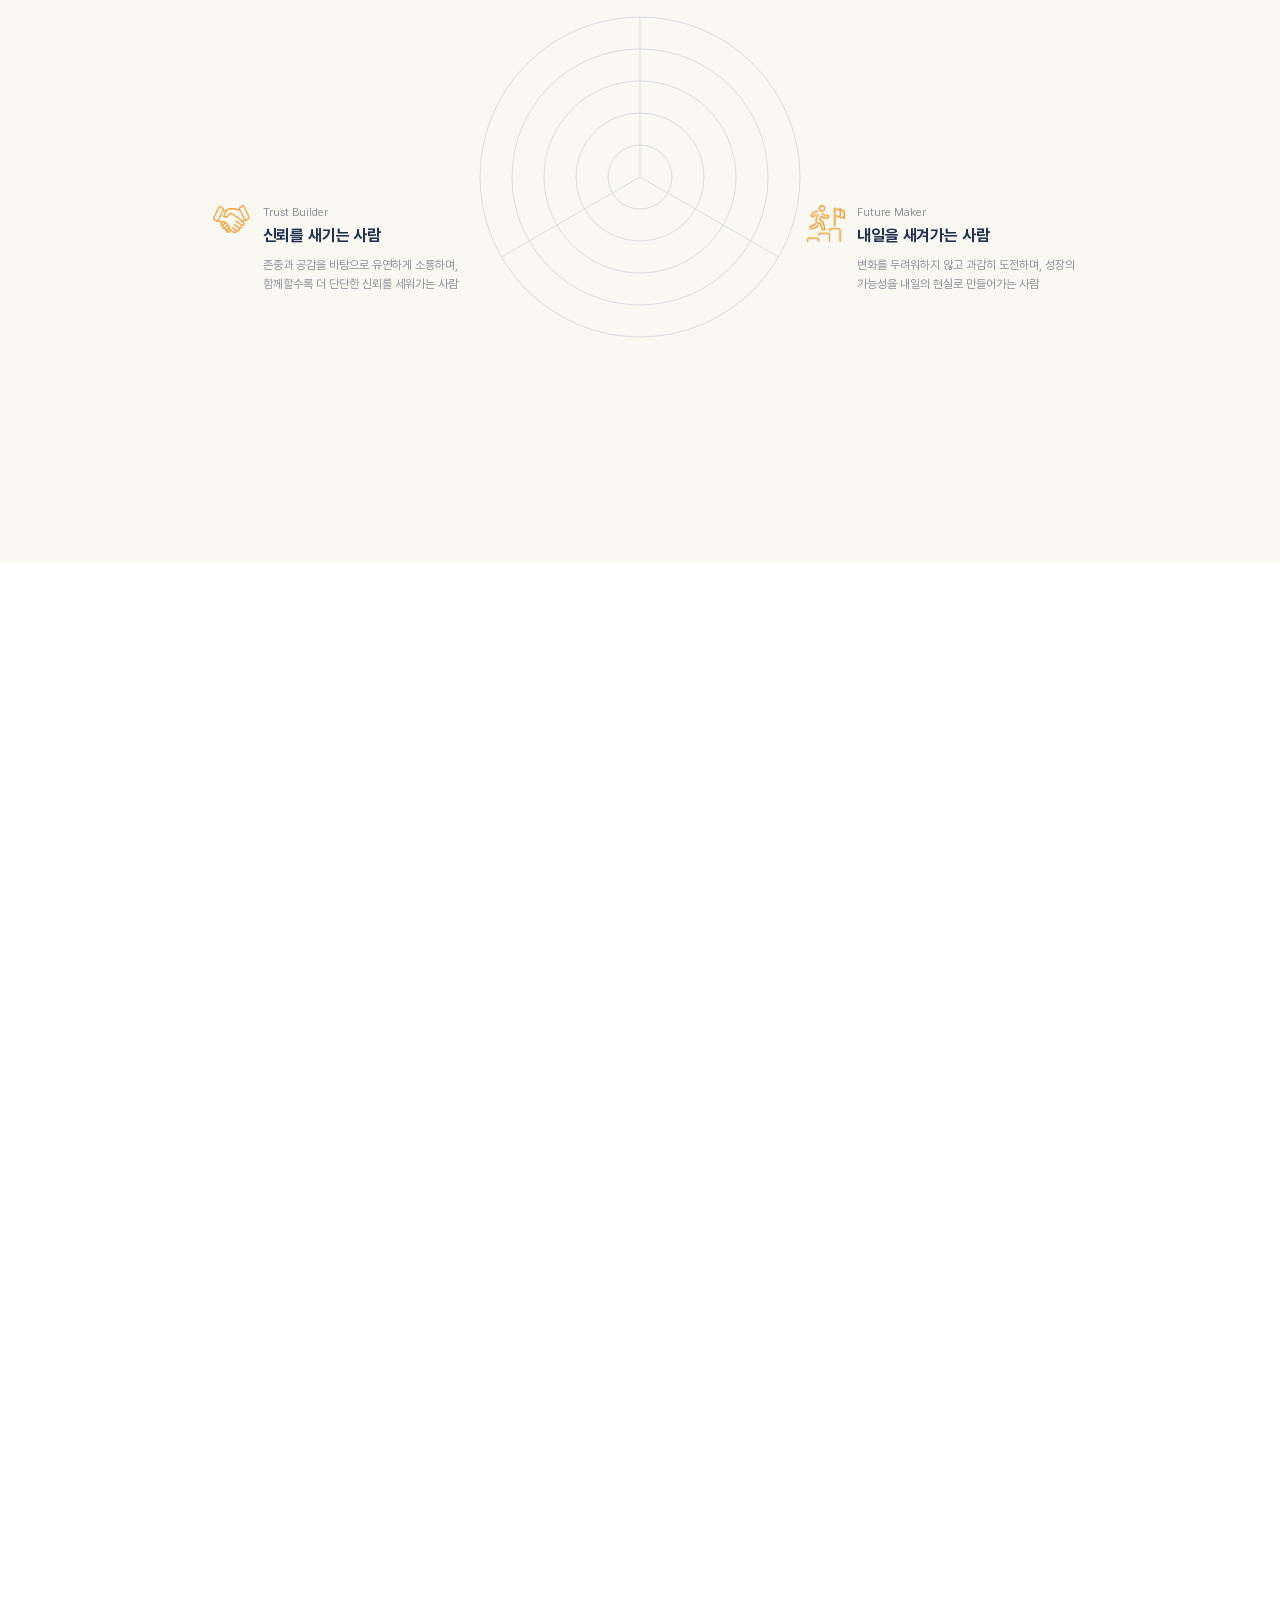
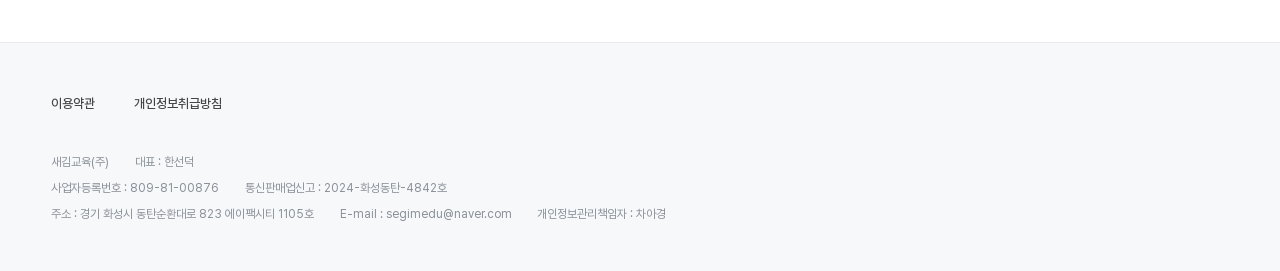
<file: career.html>
<!DOCTYPE html>
<html lang="ko">
<head>
  <meta charset="UTF-8">
  <meta name="viewport" content="width=device-width, initial-scale=1.0, viewport-fit=cover">

  <!-- SEO -->
  <title>새김교육 | 인재상</title>
  <meta name="description" content="새김교육은 파머스영어·고래영어와 함께 생각이 영어가 되는 교육을 만듭니다. 미래 교육의 표준을 만드는 영어교육 전문기업.">
  <meta name="keywords" content="새김교육, 파머스영어, 고래영어, 영어교육, 영어학원, 새김티처, 인재상, 채용">
  <meta name="author" content="새김교육(주)">
  <meta name="robots" content="index, follow">
  <link rel="canonical" href="https://segimedu.com/career.html">

  <!-- Open Graph -->
  <meta property="og:type" content="website">
  <meta property="og:site_name" content="새김교육">
  <meta property="og:locale" content="ko_KR">
  <meta property="og:title" content="새김교육 | 인재상">
  <meta property="og:description" content="생각이 영어가 되는 교육, 미래 교육의 표준을 만드는 새김교육.">
  <meta property="og:url" content="https://segimedu.com/career.html">
  <meta property="og:image" content="https://segimedu.com/resource/imgs/og.png">
  <meta property="og:image:width" content="1200">
  <meta property="og:image:height" content="630">

  <!-- Twitter -->
  <meta name="twitter:card" content="summary_large_image">
  <meta name="twitter:title" content="새김교육 | 인재상">
  <meta name="twitter:description" content="생각이 영어가 되는 교육, 미래 교육의 표준을 만드는 새김교육.">
  <meta name="twitter:image" content="https://segimedu.com/resource/imgs/og.png">

  <!-- Favicon -->
  <link rel="icon" href="resource/imgs/favicon.png" type="image/png">
  <link rel="apple-touch-icon" href="resource/imgs/favicon.png">

  <link rel="stylesheet" href="resource/css/index.css">
  <link rel="stylesheet" href="resource/css/career.css">
  <!-- 스크롤 리빌 초기 상태를 첫 렌더부터 적용 (본문 파싱 전에 실행돼야 깜빡임 없음) -->
  <script>document.documentElement.className += ' js';</script>
</head>
<body class="has-subbar">

  <!-- ============================================================
       공통 GNB ( 공용)
       ============================================================ -->
  <header class="gnb" id="gnb">
    <div class="gnb-inner">

      <!-- 로고 -->
      <a class="gnb-logo" href="index.html">
        <img src="resource/imgs/logo.png" alt="새김교육">
      </a>

      <!-- 모바일 햄버거 버튼 -->
      <button type="button" class="menu-btn" id="menuBtn" aria-label="전체메뉴 열기" aria-expanded="false" aria-controls="gnbMenu">
        <span class="menu-btn-bar"></span>
        <span class="menu-btn-bar"></span>
        <span class="menu-btn-bar"></span>
      </button>

      <!-- 메뉴 (PC: 가운데 정렬 / 모바일: 슬라이드 패널) -->
      <nav class="gnb-menu" id="gnbMenu" aria-label="주메뉴">
        <ul class="menu-list">

          <li class="menu-item has-sub">
            <a class="menu-link" href="about.html">About</a>
            <!-- 모바일 아코디언 전용 버튼 (PC에서는 숨김) -->
            <button type="button" class="sub-btn" aria-label="About 하위메뉴 열기" aria-expanded="false"></button>
            <ul class="sub-list">
              <li><a href="about.html#intro">회사소개</a></li>
              <li><a href="about.html#history">연혁</a></li>
            </ul>
          </li>

          <li class="menu-item">
            <a class="menu-link" href="business.html">Business</a>
          </li>

          <li class="menu-item">
            <a class="menu-link" href="partnership.html">Partnership</a>
          </li>

          <li class="menu-item">
            <a class="menu-link" href="newsroom.html">Newsroom</a>
          </li>

          <li class="menu-item has-sub">
            <a class="menu-link on" href="career.html">Careers</a>
            <button type="button" class="sub-btn" aria-label="Careers 하위메뉴 열기" aria-expanded="false"></button>
            <ul class="sub-list">
              <li><a href="career.html">인재상</a></li>
              <li><a href="career2.html">채용 안내</a></li>
              <li><a href="career3.html">채용공고</a></li>
            </ul>
          </li>

        </ul>
      </nav>

    </div>
  </header>
  <!-- // 공통 GNB -->

  <!-- 모바일 메뉴 열렸을 때 뒤 배경 딤 -->
  <div class="menu-dim" id="menuDim"></div>

  <!-- 본문 영역 -->
  <div class="page" id="page">

    <main>
      <!-- 페이드 스루 무대 : 화면을 고정해 둔 채 색으로 물들였다가 다음 장면이 떠오름
           (씬 1·2가 같은 고정 화면 안에 겹쳐 있어 이동감이 없음) -->
      <div class="ca-stage" id="caStage">
        <div class="ca-viewport">

          <!-- ========== 씬 1 : 메인 배너 ========== -->
          <section class="ca-scene ca-scene-1 ca-ban">
            <div class="ca-ban-inner">

              <div class="hero-line">
                <p class="ca-lead">Beyond English, Future Literacy</p>
              </div>

              <h1 class="ca-title">
                <span class="hero-line"><span class="ca-title-line">모두의 성장을 꿈꾸다</span></span>
                <span class="hero-line"><span class="ca-title-line ca-title-2">성공의 방정식을 새기다</span></span>
              </h1>

              <div class="hero-line">
                <p class="ca-sub">그 가능성이 교육의 새로운 길이 됩니다.</p>
              </div>

            </div>
          </section>

          <!-- 씬 1을 덮어 물들이는 색 : 씬 2의 배경색 -->
          <span class="ca-veil ca-veil-1" aria-hidden="true"></span>

          <!-- ========== 씬 2 : 선언 문구 ========== -->
          <section class="ca-scene ca-scene-2 ca-decl">
            <!-- 버블 : 하단에 원본 그대로 깔고 장면이 자리잡은 뒤 페이드인 -->
            <div class="ca-bubbles" aria-hidden="true"></div>
            <p class="ca-decl-txt">우리는 <span class="ca-decl-point">미래를 새기는 사람</span>들입니다.</p>
          </section>

          <!-- 씬 2를 덮어 물들이는 색 : 섹션 3의 크림색 -->
          <span class="ca-veil ca-veil-2" aria-hidden="true"></span>

        </div>
      </div>

      <!-- ========== 섹션 3 : 인재상 + 레이더 차트 (크림 위에서 이어짐) ========== -->
      <div class="ca-pin">
      <section class="ca-talent">
          <div class="ca-radar" id="caRadar">

            <div class="ca-item ca-item-value reveal" style="--d:0s">
              <img class="ca-item-icon" src="resource/imgs/career/value.png" alt="">
              <div class="ca-item-txt">
                <p class="ca-item-label">Value Seeker</p>
                <p class="ca-item-name">가치를 새기는 사람</p>
                <p class="ca-item-desc">끊임없는 질문을 통해 교육의 본질적 가치를 탐구하며, 더 나은 미래 교육의 방향을 찾아가는 사람</p>
              </div>
            </div>

            <div class="ca-chart">
              <svg viewBox="40 40 320 320" role="img" aria-label="인재상 레이더 차트">
                <g class="rc-grid">
                  <circle cx="200" cy="200" r="32"></circle>
                  <circle cx="200" cy="200" r="64"></circle>
                  <circle cx="200" cy="200" r="96"></circle>
                  <circle cx="200" cy="200" r="128"></circle>
                  <circle cx="200" cy="200" r="160"></circle>
                  <!-- 중심 → 세 꼭짓점 축선 -->
                  <line x1="200" y1="200" x2="200" y2="40"></line>
                  <line x1="200" y1="200" x2="338.6" y2="280"></line>
                  <line x1="200" y1="200" x2="61.4" y2="280"></line>
                </g>
                <polygon class="rc-area" points="200,40 338.6,280 61.4,280"></polygon>
                <circle class="rc-dot rc-dot-1" cx="200" cy="40" r="7"></circle>
                <circle class="rc-dot rc-dot-2" cx="61.4" cy="280" r="7"></circle>
                <circle class="rc-dot rc-dot-3" cx="338.6" cy="280" r="7"></circle>
              </svg>
            </div>

            <!-- 좌하 : Trust Builder -->
            <div class="ca-item ca-item-trust reveal" style="--d:.14s">
              <img class="ca-item-icon" src="resource/imgs/career/trust.png" alt="">
              <div class="ca-item-txt">
                <p class="ca-item-label">Trust Builder</p>
                <p class="ca-item-name">신뢰를 새기는 사람</p>
                <p class="ca-item-desc">존중과 공감을 바탕으로 유연하게 소통하며, 함께할수록 더 단단한 신뢰를 세워가는 사람</p>
              </div>
            </div>

            <!-- 우하 : Future Maker -->
            <div class="ca-item ca-item-future reveal" style="--d:.28s">
              <img class="ca-item-icon" src="resource/imgs/career/future.png" alt="">
              <div class="ca-item-txt">
                <p class="ca-item-label">Future Maker</p>
                <p class="ca-item-name">내일을 새겨가는 사람</p>
                <p class="ca-item-desc">변화를 두려워하지 않고 과감히 도전하며, 성장의 가능성을 내일의 현실로 만들어가는 사람</p>
              </div>
            </div>

          </div>
      </section>
      </div>

    </main>
  </div>
  <!-- // 본문 영역 -->

  <!-- ============================================================
       공통 푸터 (모든 페이지 공용)
       ============================================================ -->
  <footer class="footer" id="footer">
    <div class="footer-inner">

      <!-- 약관 링크 -->
      <ul class="footer-link">
        <li><a href="#">이용약관</a></li>
        <li><a href="#">개인정보취급방침</a></li>
      </ul>

      <!-- 사업자 정보 -->
      <div class="footer-info">
        <p>
          <span>새김교육(주)</span>
          <span>대표 : 한선덕</span>
        </p>
        <p>
          <span>사업자등록번호 : 809-81-00876</span>
          <span>통신판매업신고 : 2024-화성동탄-4842호</span>
        </p>
        <p>
          <span>주소 : 경기 화성시 동탄순환대로 823 에이팩시티 1105호</span>
          <span>E-mail : segimedu@naver.com</span>
          <span>개인정보관리책임자 : 차아경</span>
        </p>
      </div>

    </div>
  </footer>
  <!-- // 공통 푸터 -->

  <script src="resource/js/common.js"></script>
  <script src="resource/js/career.js"></script>
</body>
</html>
</file>
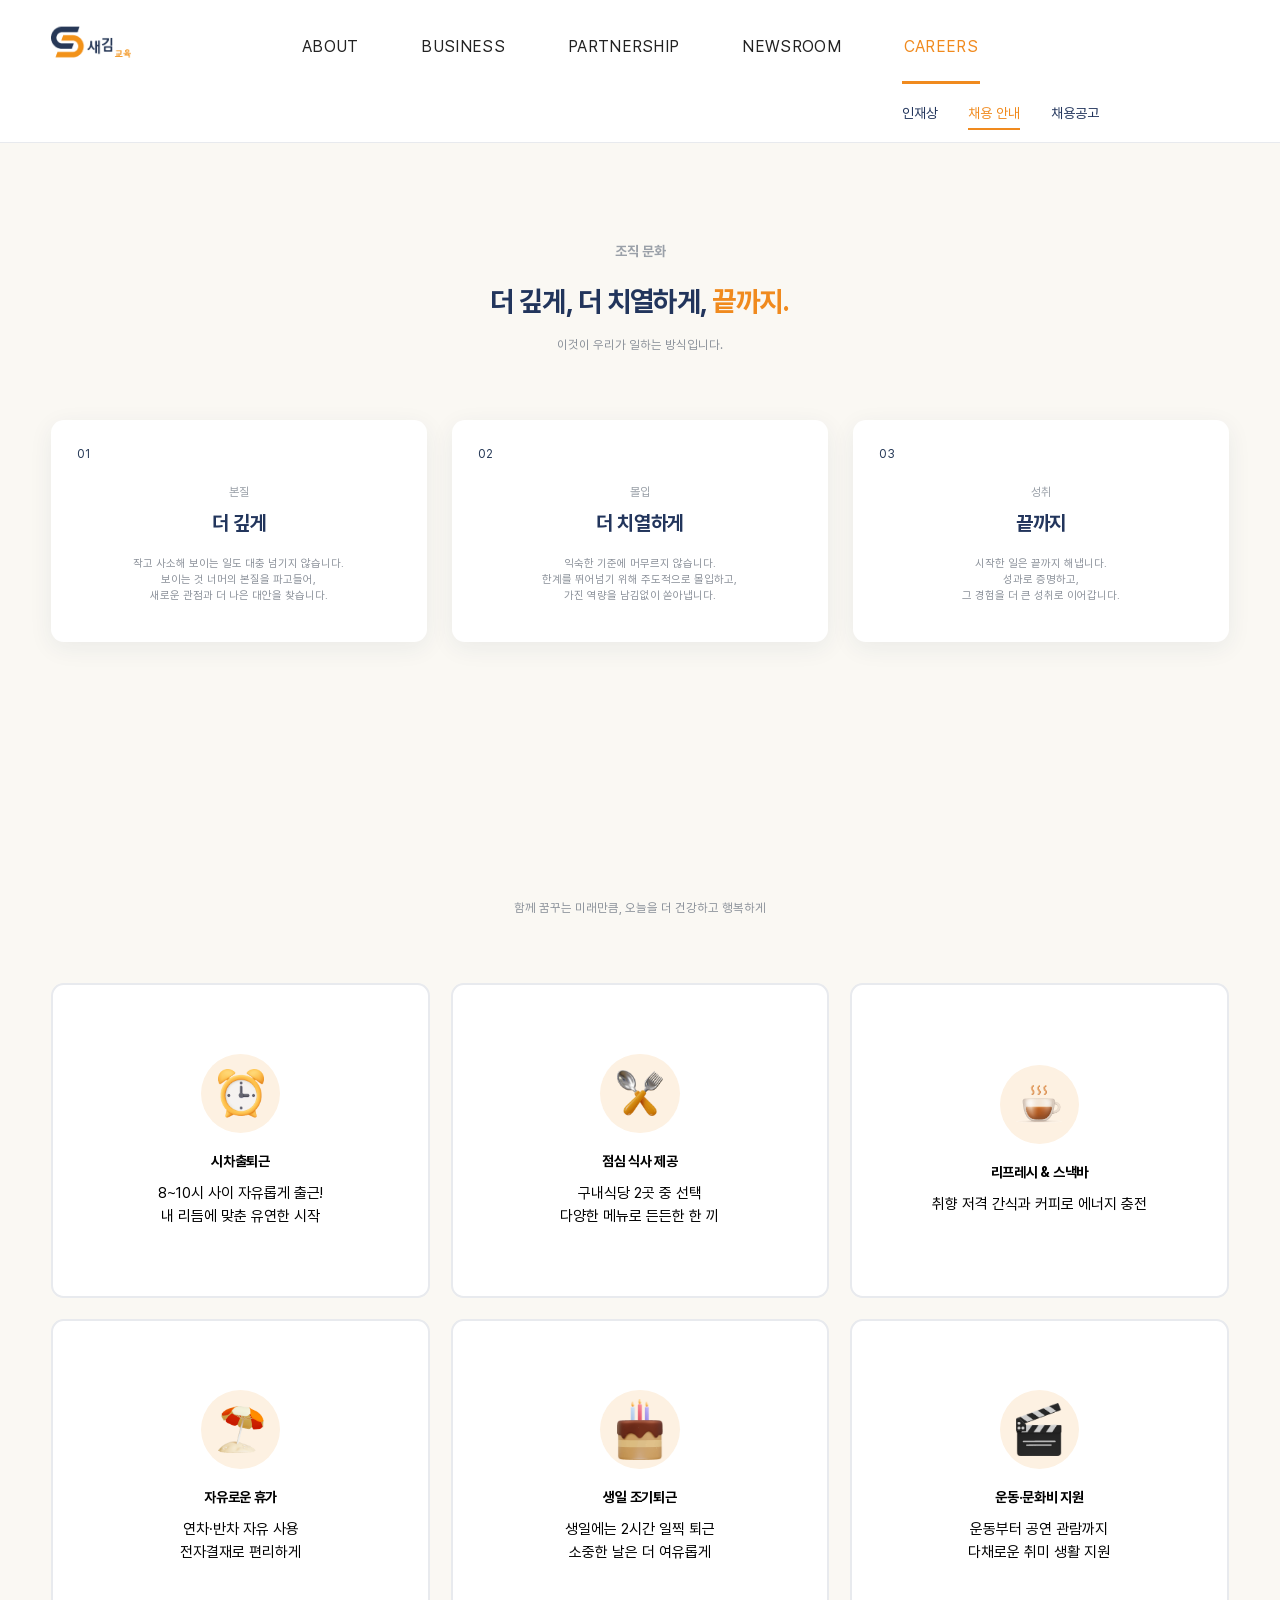
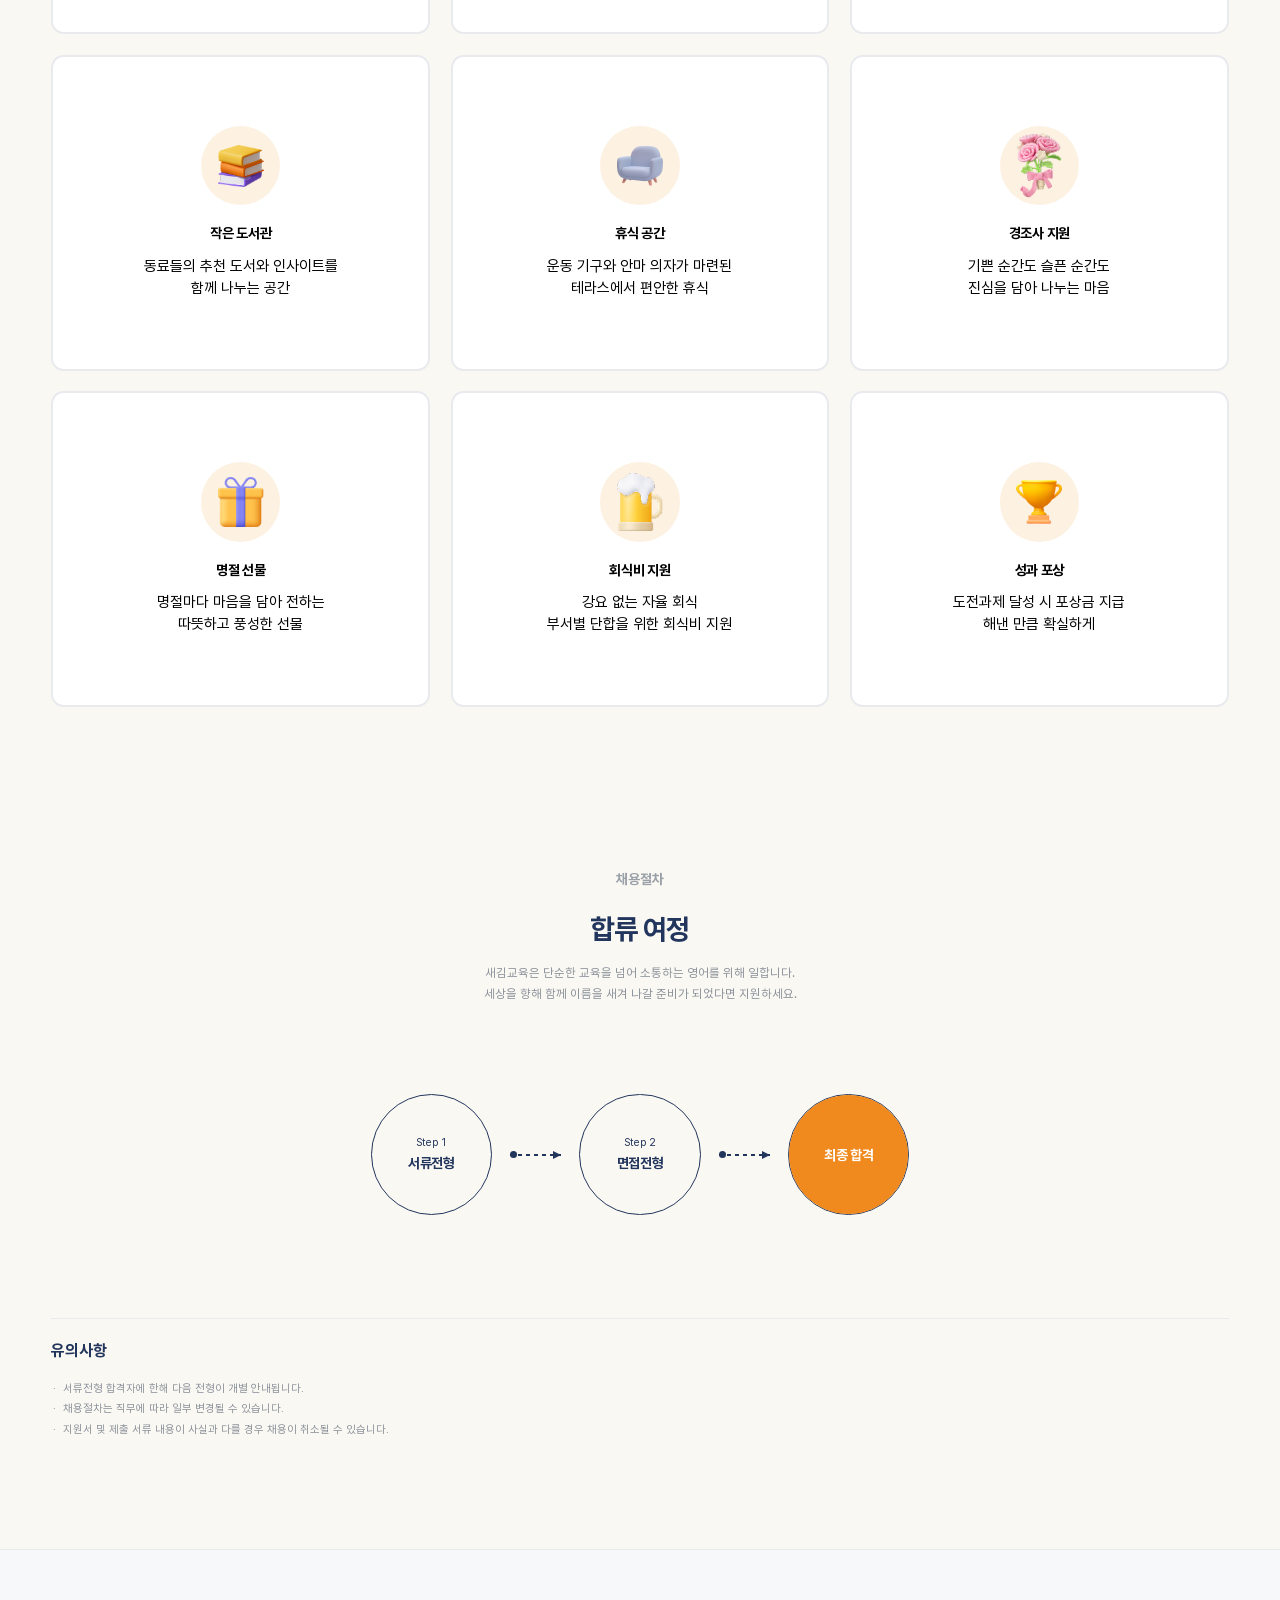
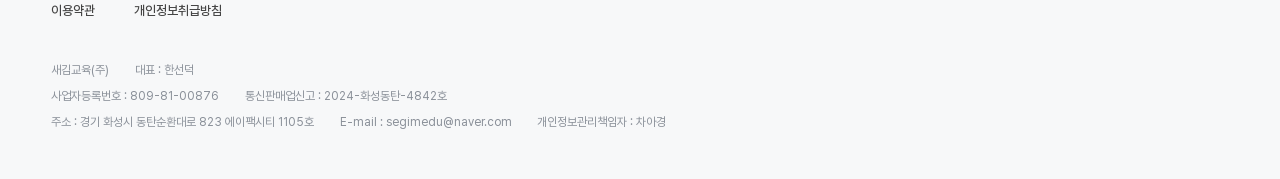
<file: career2.html>
<!DOCTYPE html>
<html lang="ko">
<head>
  <meta charset="UTF-8">
  <meta name="viewport" content="width=device-width, initial-scale=1.0, viewport-fit=cover">

  <!-- SEO -->
  <title>새김교육 | 채용 안내</title>
  <meta name="description" content="새김교육은 파머스영어·고래영어와 함께 생각이 영어가 되는 교육을 만듭니다. 미래 교육의 표준을 만드는 영어교육 전문기업.">
  <meta name="keywords" content="새김교육, 파머스영어, 고래영어, 영어교육, 영어학원, 새김티처, 채용 안내, 복리후생, 채용절차">
  <meta name="author" content="새김교육(주)">
  <meta name="robots" content="index, follow">
  <link rel="canonical" href="https://segimedu.com/career2.html">

  <!-- Open Graph -->
  <meta property="og:type" content="website">
  <meta property="og:site_name" content="새김교육">
  <meta property="og:locale" content="ko_KR">
  <meta property="og:title" content="새김교육 | 채용 안내">
  <meta property="og:description" content="생각이 영어가 되는 교육, 미래 교육의 표준을 만드는 새김교육.">
  <meta property="og:url" content="https://segimedu.com/career2.html">
  <meta property="og:image" content="https://segimedu.com/resource/imgs/og.png">
  <meta property="og:image:width" content="1200">
  <meta property="og:image:height" content="630">

  <!-- Twitter -->
  <meta name="twitter:card" content="summary_large_image">
  <meta name="twitter:title" content="새김교육 | 채용 안내">
  <meta name="twitter:description" content="생각이 영어가 되는 교육, 미래 교육의 표준을 만드는 새김교육.">
  <meta name="twitter:image" content="https://segimedu.com/resource/imgs/og.png">

  <!-- Favicon -->
  <link rel="icon" href="resource/imgs/favicon.png" type="image/png">
  <link rel="apple-touch-icon" href="resource/imgs/favicon.png">

  <link rel="stylesheet" href="resource/css/index.css">
  <link rel="stylesheet" href="resource/css/career2.css">
  <!-- 스크롤 리빌 초기 상태를 첫 렌더부터 적용 (본문 파싱 전에 실행돼야 깜빡임 없음) -->
  <script>document.documentElement.className += ' js';</script>
</head>
<body class="has-subbar">

  <!-- ============================================================
       공통 GNB ( 공용)
       ============================================================ -->
  <header class="gnb" id="gnb">
    <div class="gnb-inner">

      <!-- 로고 -->
      <a class="gnb-logo" href="index.html">
        <img src="resource/imgs/logo.png" alt="새김교육">
      </a>

      <!-- 모바일 햄버거 버튼 -->
      <button type="button" class="menu-btn" id="menuBtn" aria-label="전체메뉴 열기" aria-expanded="false" aria-controls="gnbMenu">
        <span class="menu-btn-bar"></span>
        <span class="menu-btn-bar"></span>
        <span class="menu-btn-bar"></span>
      </button>

      <!-- 메뉴 (PC: 가운데 정렬 / 모바일: 슬라이드 패널) -->
      <nav class="gnb-menu" id="gnbMenu" aria-label="주메뉴">
        <ul class="menu-list">

          <li class="menu-item has-sub">
            <a class="menu-link" href="about.html">About</a>
            <!-- 모바일 아코디언 전용 버튼 (PC에서는 숨김) -->
            <button type="button" class="sub-btn" aria-label="About 하위메뉴 열기" aria-expanded="false"></button>
            <ul class="sub-list">
              <li><a href="about.html#intro">회사소개</a></li>
              <li><a href="about.html#history">연혁</a></li>
            </ul>
          </li>

          <li class="menu-item">
            <a class="menu-link" href="business.html">Business</a>
          </li>

          <li class="menu-item">
            <a class="menu-link" href="partnership.html">Partnership</a>
          </li>

          <li class="menu-item">
            <a class="menu-link" href="newsroom.html">Newsroom</a>
          </li>

          <li class="menu-item has-sub">
            <a class="menu-link on" href="career.html">Careers</a>
            <button type="button" class="sub-btn" aria-label="Careers 하위메뉴 열기" aria-expanded="false"></button>
            <ul class="sub-list">
              <li><a href="career.html">인재상</a></li>
              <li><a href="career2.html">채용 안내</a></li>
              <li><a href="career3.html">채용공고</a></li>
            </ul>
          </li>

        </ul>
      </nav>

    </div>
  </header>
  <!-- // 공통 GNB -->

  <!-- 모바일 메뉴 열렸을 때 뒤 배경 딤 -->
  <div class="menu-dim" id="menuDim"></div>

  <!-- 본문 영역 -->
  <div class="page" id="page">

    <main class="rc">

      <!-- ========== 섹션 1 : 조직 문화 ========== -->
      <section class="rc-sec rc-culture">
        <div class="rc-inner">

          <div class="rc-head">
            <p class="rc-label reveal">조직 문화</p>
            <h1 class="rc-title reveal" style="--d:.08s">더 깊게, 더 치열하게, <span class="rc-point">끝까지.</span></h1>
            <p class="rc-sub reveal" style="--d:.16s">이것이 우리가 일하는 방식입니다.</p>
          </div>

          <!-- 카드 : 이동 없이 투명도만, 왼쪽부터 순차 (career2.js가 .is-in 부여) -->
          <div class="cu-cards" id="cuCards">

            <div class="cu-card">
              <p class="cu-no">01</p>
              <p class="cu-label">본질</p>
              <p class="cu-name">더 깊게</p>
              <p class="cu-desc">작고 사소해 보이는 일도 대충 넘기지 않습니다.</br> 보이는 것 너머의 본질을 파고들어,</br> 새로운 관점과 더 나은 대안을 찾습니다.</p>
            </div>

            <div class="cu-card">
              <p class="cu-no">02</p>
              <p class="cu-label">몰입</p>
              <p class="cu-name">더 치열하게</p>
              <p class="cu-desc">익숙한 기준에 머무르지 않습니다. </br>한계를 뛰어넘기 위해 주도적으로 몰입하고, </br>가진 역량을 남김없이 쏟아냅니다.</p>
            </div>

            <div class="cu-card">
              <p class="cu-no">03</p>
              <p class="cu-label">성취</p>
              <p class="cu-name">끝까지</p>
              <p class="cu-desc">시작한 일은 끝까지 해냅니다. </br>성과로 증명하고,</br> 그 경험을 더 큰 성취로 이어갑니다.</p>
            </div>

          </div>

        </div>
      </section>

      <!-- ========== 섹션 2 : 복리후생 ========== -->
      <section class="rc-sec rc-welfare">
        <div class="rc-inner">

          <div class="rc-head">
            <p class="rc-label reveal">복리후생</p>
            <h2 class="rc-title reveal" style="--d:.08s">오늘에 새기는 행복</h2>
            <p class="rc-sub reveal" style="--d:.16s">함께 꿈꾸는 미래만큼, 오늘을 더 건강하고 행복하게</p>
          </div>

          <div class="wf-grid">

            <div class="wf-card reveal">
              <span class="wf-icon"><img src="resource/imgs/career/1.png" alt=""></span>
              <p class="wf-name">시차출퇴근</p>
              <p class="wf-desc">8~10시 사이 자유롭게 출근! </br>내 리듬에 맞춘 유연한 시작</p>
            </div>

            <div class="wf-card reveal">
              <span class="wf-icon"><img src="resource/imgs/career/2.png" alt=""></span>
              <p class="wf-name">점심 식사 제공</p>
              <p class="wf-desc">구내식당 2곳 중 선택 </br>다양한 메뉴로 든든한 한 끼</p>
            </div>

            <div class="wf-card reveal">
              <span class="wf-icon"><img src="resource/imgs/career/3.png" alt=""></span>
              <p class="wf-name">리프레시 &amp; 스낵바</p>
              <p class="wf-desc">취향 저격 간식과 커피로 에너지 충전</p>
            </div>

            <div class="wf-card reveal">
              <span class="wf-icon"><img src="resource/imgs/career/4.png" alt=""></span>
              <p class="wf-name">자유로운 휴가</p>
              <p class="wf-desc">연차·반차 자유 사용 </br>전자결재로 편리하게</p>
            </div>

            <div class="wf-card reveal">
              <span class="wf-icon"><img src="resource/imgs/career/5.png" alt=""></span>
              <p class="wf-name">생일 조기퇴근</p>
              <p class="wf-desc">생일에는 2시간 일찍 퇴근 </br>소중한 날은 더 여유롭게</p>
            </div>

            <div class="wf-card reveal">
              <span class="wf-icon"><img src="resource/imgs/career/6.png" alt=""></span>
              <p class="wf-name">운동·문화비 지원</p>
              <p class="wf-desc">운동부터 공연 관람까지 </br>다채로운 취미 생활 지원</p>
            </div>

            <div class="wf-card reveal">
              <span class="wf-icon"><img src="resource/imgs/career/7.png" alt=""></span>
              <p class="wf-name">작은 도서관</p>
              <p class="wf-desc">동료들의 추천 도서와 인사이트를 </br>함께 나누는 공간</p>
            </div>

            <div class="wf-card reveal">
              <span class="wf-icon"><img src="resource/imgs/career/8.png" alt=""></span>
              <p class="wf-name">휴식 공간</p>
              <p class="wf-desc">운동 기구와 안마 의자가 마련된 </br>테라스에서 편안한 휴식</p>
            </div>

            <div class="wf-card reveal">
              <span class="wf-icon"><img src="resource/imgs/career/9.png" alt=""></span>
              <p class="wf-name">경조사 지원</p>
              <p class="wf-desc">기쁜 순간도 슬픈 순간도 </br>진심을 담아 나누는 마음</p>
            </div>

            <div class="wf-card reveal">
              <span class="wf-icon"><img src="resource/imgs/career/10.png" alt=""></span>
              <p class="wf-name">명절 선물</p>
              <p class="wf-desc">명절마다 마음을 담아 전하는</br> 따뜻하고 풍성한 선물</p>
            </div>

            <div class="wf-card reveal">
              <span class="wf-icon"><img src="resource/imgs/career/11.png" alt=""></span>
              <p class="wf-name">회식비 지원</p>
              <p class="wf-desc">강요 없는 자율 회식 </br>부서별 단합을 위한 회식비 지원</p>
            </div>

            <div class="wf-card reveal">
              <span class="wf-icon"><img src="resource/imgs/career/12.png" alt=""></span>
              <p class="wf-name">성과 포상</p>
              <p class="wf-desc">도전과제 달성 시 포상금 지급</br> 해낸 만큼 확실하게</p>
            </div>

          </div>

        </div>
      </section>

      <!-- ========== 섹션 3 : 채용절차 ========== -->
      <section class="rc-sec rc-step">
        <div class="rc-inner">

          <div class="rc-head">
            <p class="rc-label reveal">채용절차</p>
            <h2 class="rc-title reveal" style="--d:.08s">합류 여정</h2>
            <p class="rc-sub reveal" style="--d:.16s">
              새김교육은 단순한 교육을 넘어 소통하는 영어를 위해 일합니다.<br>
              세상을 향해 함께 이름을 새겨 나갈 준비가 되었다면 지원하세요.
            </p>
          </div>

          <!-- 왼쪽부터 하나씩 등장, 마지막 원은 주황이 아래에서 차오름 -->
          <div class="st-flow" id="stFlow">

            <div class="st-node">
              <span class="st-step">Step 1</span>
              <span class="st-name">서류전형</span>
            </div>

            <span class="st-arrow" aria-hidden="true"></span>

            <div class="st-node">
              <span class="st-step">Step 2</span>
              <span class="st-name">면접전형</span>
            </div>

            <span class="st-arrow" aria-hidden="true"></span>

            <div class="st-node st-final">
              <span class="st-fill" aria-hidden="true"></span>
              <span class="st-name">최종 합격</span>
            </div>

          </div>

          <!-- 유의사항 -->
          <div class="st-note reveal">
            <p class="st-note-title">유의사항</p>
            <ul class="st-note-list">
              <li>서류전형 합격자에 한해 다음 전형이 개별 안내됩니다.</li>
              <li>채용절차는 직무에 따라 일부 변경될 수 있습니다.</li>
              <li>지원서 및 제출 서류 내용이 사실과 다를 경우 채용이 취소될 수 있습니다.</li>
            </ul>
          </div>

        </div>
      </section>

    </main>
  </div>
  <!-- // 본문 영역 -->

  <!-- ============================================================
       공통 푸터 (모든 페이지 공용)
       ============================================================ -->
  <footer class="footer" id="footer">
    <div class="footer-inner">

      <!-- 약관 링크 -->
      <ul class="footer-link">
        <li><a href="#">이용약관</a></li>
        <li><a href="#">개인정보취급방침</a></li>
      </ul>

      <!-- 사업자 정보 -->
      <div class="footer-info">
        <p>
          <span>새김교육(주)</span>
          <span>대표 : 한선덕</span>
        </p>
        <p>
          <span>사업자등록번호 : 809-81-00876</span>
          <span>통신판매업신고 : 2024-화성동탄-4842호</span>
        </p>
        <p>
          <span>주소 : 경기 화성시 동탄순환대로 823 에이팩시티 1105호</span>
          <span>E-mail : segimedu@naver.com</span>
          <span>개인정보관리책임자 : 차아경</span>
        </p>
      </div>

    </div>
  </footer>
  <!-- // 공통 푸터 -->

  <script src="resource/js/common.js"></script>
  <script src="resource/js/career2.js"></script>
</body>
</html>
</file>
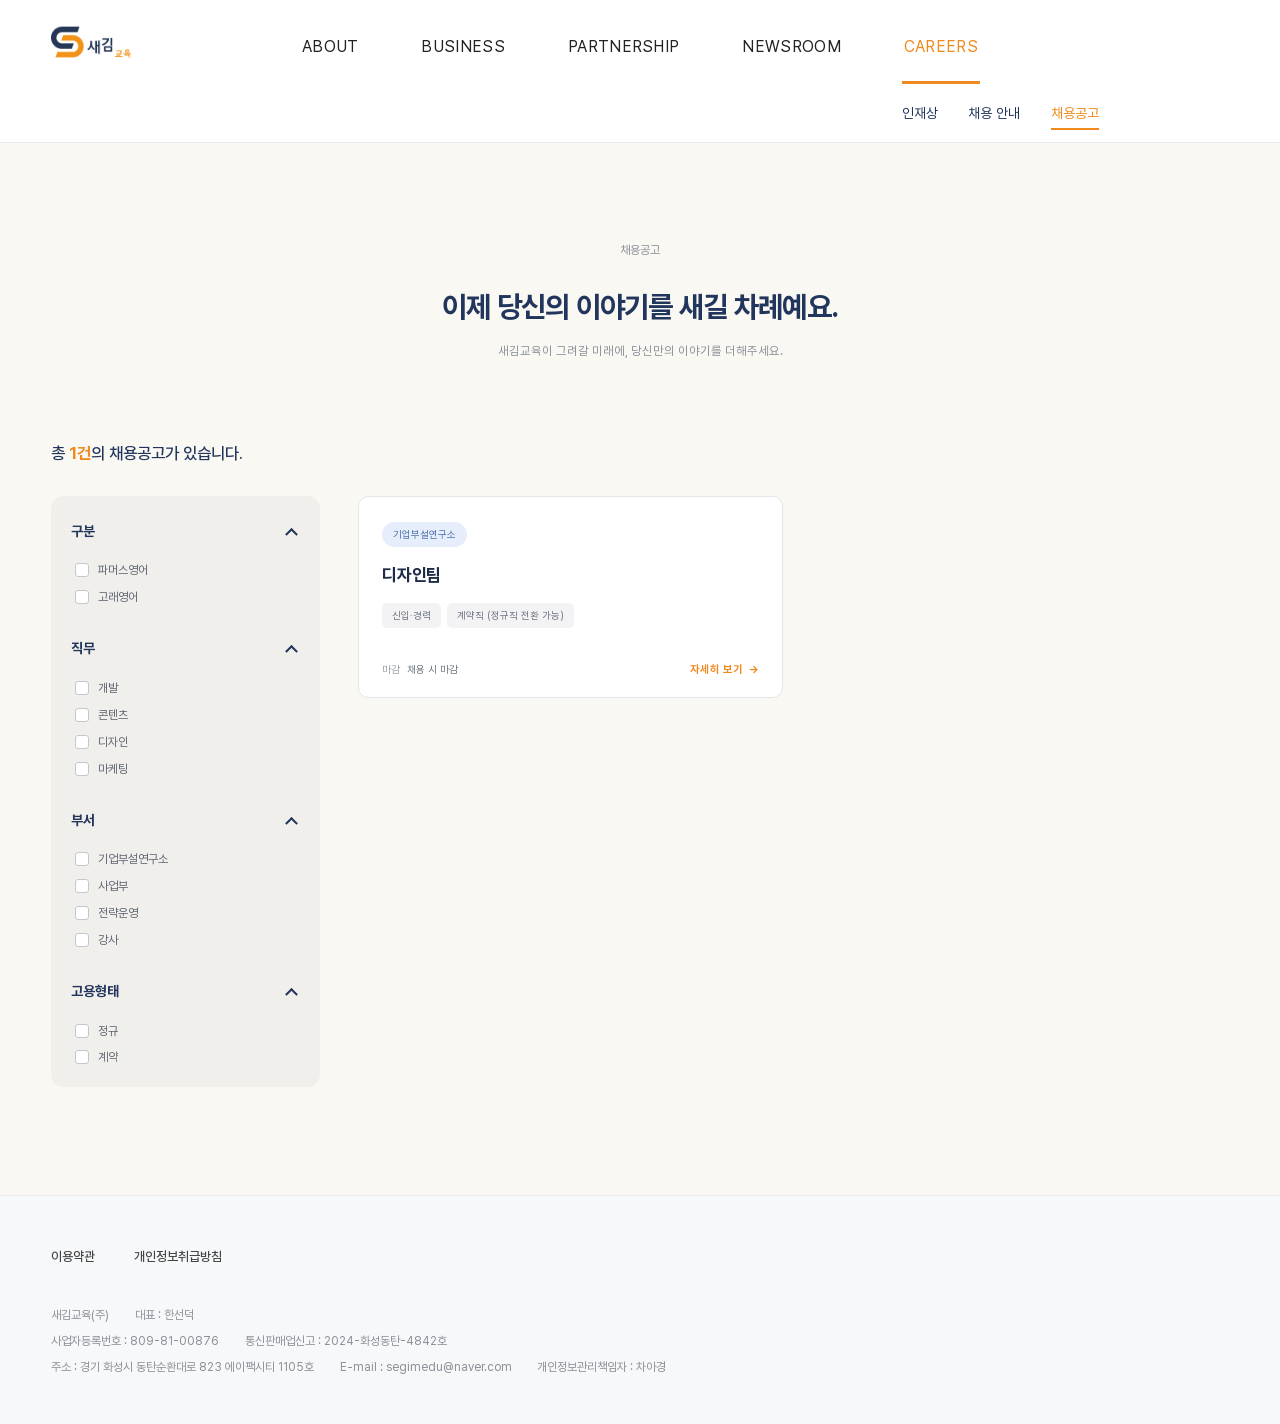
<file: career3.html>
<!DOCTYPE html>
<html lang="ko">

<head>
  <meta charset="UTF-8">
  <meta name="viewport" content="width=device-width, initial-scale=1.0, viewport-fit=cover">

  <!-- SEO -->
  <title>새김교육 | 채용공고</title>
  <meta name="description" content="새김교육은 파머스영어·고래영어와 함께 생각이 영어가 되는 교육을 만듭니다. 미래 교육의 표준을 만드는 영어교육 전문기업.">
  <meta name="keywords" content="새김교육, 파머스영어, 고래영어, 영어교육, 영어학원, 새김티처, 채용공고, 신입채용, 경력채용">
  <meta name="author" content="새김교육(주)">
  <meta name="robots" content="index, follow">
  <link rel="canonical" href="https://segimedu.com/career3.html">

  <!-- Open Graph -->
  <meta property="og:type" content="website">
  <meta property="og:site_name" content="새김교육">
  <meta property="og:locale" content="ko_KR">
  <meta property="og:title" content="새김교육 | 채용공고">
  <meta property="og:description" content="생각이 영어가 되는 교육, 미래 교육의 표준을 만드는 새김교육.">
  <meta property="og:url" content="https://segimedu.com/career3.html">
  <meta property="og:image" content="https://segimedu.com/resource/imgs/og.png">
  <meta property="og:image:width" content="1200">
  <meta property="og:image:height" content="630">

  <!-- Twitter -->
  <meta name="twitter:card" content="summary_large_image">
  <meta name="twitter:title" content="새김교육 | 채용공고">
  <meta name="twitter:description" content="생각이 영어가 되는 교육, 미래 교육의 표준을 만드는 새김교육.">
  <meta name="twitter:image" content="https://segimedu.com/resource/imgs/og.png">

  <!-- Favicon -->
  <link rel="icon" href="resource/imgs/favicon.png" type="image/png">
  <link rel="apple-touch-icon" href="resource/imgs/favicon.png">

  <link rel="stylesheet" href="resource/css/index.css">
  <link rel="stylesheet" href="resource/css/career3.css">
  <!-- 스크롤 리빌 초기 상태를 첫 렌더부터 적용 (본문 파싱 전에 실행돼야 깜빡임 없음) -->
  <script>document.documentElement.className += ' js';</script>
</head>

<body class="has-subbar">

  <!-- ============================================================
       공통 GNB ( 공용)
       ============================================================ -->
  <header class="gnb" id="gnb">
    <div class="gnb-inner">

      <!-- 로고 -->
      <a class="gnb-logo" href="index.html">
        <img src="resource/imgs/logo.png" alt="새김교육">
      </a>

      <!-- 모바일 햄버거 버튼 -->
      <button type="button" class="menu-btn" id="menuBtn" aria-label="전체메뉴 열기" aria-expanded="false"
        aria-controls="gnbMenu">
        <span class="menu-btn-bar"></span>
        <span class="menu-btn-bar"></span>
        <span class="menu-btn-bar"></span>
      </button>

      <!-- 메뉴 (PC: 가운데 정렬 / 모바일: 슬라이드 패널) -->
      <nav class="gnb-menu" id="gnbMenu" aria-label="주메뉴">
        <ul class="menu-list">

          <li class="menu-item has-sub">
            <a class="menu-link" href="about.html">About</a>
            <!-- 모바일 아코디언 전용 버튼 (PC에서는 숨김) -->
            <button type="button" class="sub-btn" aria-label="About 하위메뉴 열기" aria-expanded="false"></button>
            <ul class="sub-list">
              <li><a href="about.html#intro">회사소개</a></li>
              <li><a href="about.html#history">연혁</a></li>
            </ul>
          </li>

          <li class="menu-item">
            <a class="menu-link" href="business.html">Business</a>
          </li>

          <li class="menu-item">
            <a class="menu-link" href="partnership.html">Partnership</a>
          </li>

          <li class="menu-item">
            <a class="menu-link" href="newsroom.html">Newsroom</a>
          </li>

          <li class="menu-item has-sub">
            <a class="menu-link on" href="career.html">Careers</a>
            <button type="button" class="sub-btn" aria-label="Careers 하위메뉴 열기" aria-expanded="false"></button>
            <ul class="sub-list">
              <li><a href="career.html">인재상</a></li>
              <li><a href="career2.html">채용 안내</a></li>
              <li><a href="career3.html">채용공고</a></li>
            </ul>
          </li>

        </ul>
      </nav>

    </div>
  </header>
  <!-- // 공통 GNB -->

  <!-- 모바일 메뉴 열렸을 때 뒤 배경 딤 -->
  <div class="menu-dim" id="menuDim"></div>

  <!-- 본문 영역 -->
  <div class="page" id="page">
    <main class="jb">

      <!-- ========== 히어로 (배경 이미지 없이 크림) ========== -->
      <section class="jb-hero">
        <div class="jb-hero-inner">
          <div class="hero-line">
            <p class="jb-label">채용공고</p>
          </div>
          <h1 class="jb-title">
            <span class="hero-line"><span class="jb-title-line txt-sheen">이제 당신의 이야기를 새길 차례예요.</span></span>
          </h1>
          <div class="hero-line">
            <p class="jb-sub">새김교육이 그려갈 미래에, 당신만의 이야기를 더해주세요.</p>
          </div>
        </div>
      </section>

      <!-- 공고 없음으로 고정하려면 아래에 class="jb-body is-empty" -->
      <section class="jb-body" id="jbBody">
        <div class="jb-inner">

          <!-- 건수 : 상태별 숫자는 CSS로 전환 -->
          <p class="jb-count reveal">
            총 <span class="jb-num"><span class="jb-n-on">1건</span><span class="jb-n-off">0건</span></span>의 채용공고가 있습니다.
          </p>

          <div class="jb-wrap">

            <!-- ===== 좌측 필터 ===== -->
            <aside class="jb-filter reveal" style="--d:.08s" aria-label="채용공고 필터">

              <div class="fl-group is-open">
                <button type="button" class="fl-head" aria-expanded="true">구분<span class="fl-arrow"
                    aria-hidden="true"></span></button>
                <ul class="fl-list">
                  <li><label class="fl-item"><input type="checkbox" data-filter="group"
                        value="파머스영어"><span>파머스영어</span></label></li>
                  <li><label class="fl-item"><input type="checkbox" data-filter="group"
                        value="고래영어"><span>고래영어</span></label></li>
                </ul>
              </div>

              <div class="fl-group is-open">
                <button type="button" class="fl-head" aria-expanded="true">직무<span class="fl-arrow"
                    aria-hidden="true"></span></button>
                <ul class="fl-list">
                  <li><label class="fl-item"><input type="checkbox" data-filter="job" value="개발"><span>개발</span></label>
                  </li>
                  <li><label class="fl-item"><input type="checkbox" data-filter="job"
                        value="콘텐츠"><span>콘텐츠</span></label></li>
                  <li><label class="fl-item"><input type="checkbox" data-filter="job"
                        value="디자인"><span>디자인</span></label></li>
                  <li><label class="fl-item"><input type="checkbox" data-filter="job"
                        value="마케팅"><span>마케팅</span></label></li>
                </ul>
              </div>

              <div class="fl-group is-open">
                <button type="button" class="fl-head" aria-expanded="true">부서<span class="fl-arrow"
                    aria-hidden="true"></span></button>
                <ul class="fl-list">
                  <li><label class="fl-item"><input type="checkbox" data-filter="dept"
                        value="기업부설연구소"><span>기업부설연구소</span></label></li>
                  <li><label class="fl-item"><input type="checkbox" data-filter="dept"
                        value="사업부"><span>사업부</span></label></li>
                  <li><label class="fl-item"><input type="checkbox" data-filter="dept"
                        value="전략운영"><span>전략운영</span></label></li>
                  <li><label class="fl-item"><input type="checkbox" data-filter="dept"
                        value="강사"><span>강사</span></label></li>
                </ul>
              </div>

              <div class="fl-group is-open">
                <button type="button" class="fl-head" aria-expanded="true">고용형태<span class="fl-arrow"
                    aria-hidden="true"></span></button>
                <ul class="fl-list">
                  <li><label class="fl-item"><input type="checkbox" data-filter="employment"
                        value="정규"><span>정규</span></label></li>
                  <li><label class="fl-item"><input type="checkbox" data-filter="employment"
                        value="계약"><span>계약</span></label></li>
                </ul>
              </div>

            </aside>

            <!-- ===== 우측 결과 ===== -->
            <div class="jb-result">

              <!-- 있음 -->
              <div class="jb-grid">

                <article class="jb-card reveal" data-group="파머스영어 고래영어" data-job="디자인" data-dept="기업부설연구소"
                  data-employment="계약">
                  <span class="jb-dept">기업부설연구소</span>
                  <h2 class="jb-job">디자인팀</h2>
                  <div class="jb-tags">
                    <span class="jb-tag">신입·경력</span>
                    <span class="jb-tag">계약직 (정규직 전환 가능)</span>
                  </div>
                  <div class="jb-foot">
                    <span class="jb-due">마감 <em>채용 시 마감</em></span>
                    <a class="jb-more" href="https://www.jobkorea.co.kr/Recruit/GI_Read/49589982?Oem_Code=C1"
                      target="_blank" rel="noopener">자세히 보기 <span class="jb-arrow" aria-hidden="true">→</span></a>
                  </div>
                </article>

              </div>

              <!-- 없음 -->
              <div class="jb-empty">
                <img class="jb-empty-icon" src="resource/imgs/career/job.svg" alt="">
                <p class="jb-empty-txt">현재 진행 중인 채용공고가 없습니다.</p>
              </div>

            </div>

          </div>
        </div>
      </section>

    </main>
  </div>
  <!-- // 본문 영역 -->

  <!-- ============================================================
       공통 푸터 (모든 페이지 공용)
       ============================================================ -->
  <footer class="footer" id="footer">
    <div class="footer-inner">

      <!-- 약관 링크 -->
      <ul class="footer-link">
        <li><a href="#">이용약관</a></li>
        <li><a href="#">개인정보취급방침</a></li>
      </ul>

      <!-- 사업자 정보 -->
      <div class="footer-info">
        <p>
          <span>새김교육(주)</span>
          <span>대표 : 한선덕</span>
        </p>
        <p>
          <span>사업자등록번호 : 809-81-00876</span>
          <span>통신판매업신고 : 2024-화성동탄-4842호</span>
        </p>
        <p>
          <span>주소 : 경기 화성시 동탄순환대로 823 에이팩시티 1105호</span>
          <span>E-mail : segimedu@naver.com</span>
          <span>개인정보관리책임자 : 차아경</span>
        </p>
      </div>

    </div>
  </footer>
  <!-- // 공통 푸터 -->

  <script src="resource/js/common.js"></script>
  <script src="resource/js/career3.js"></script>
</body>

</html>
</file>
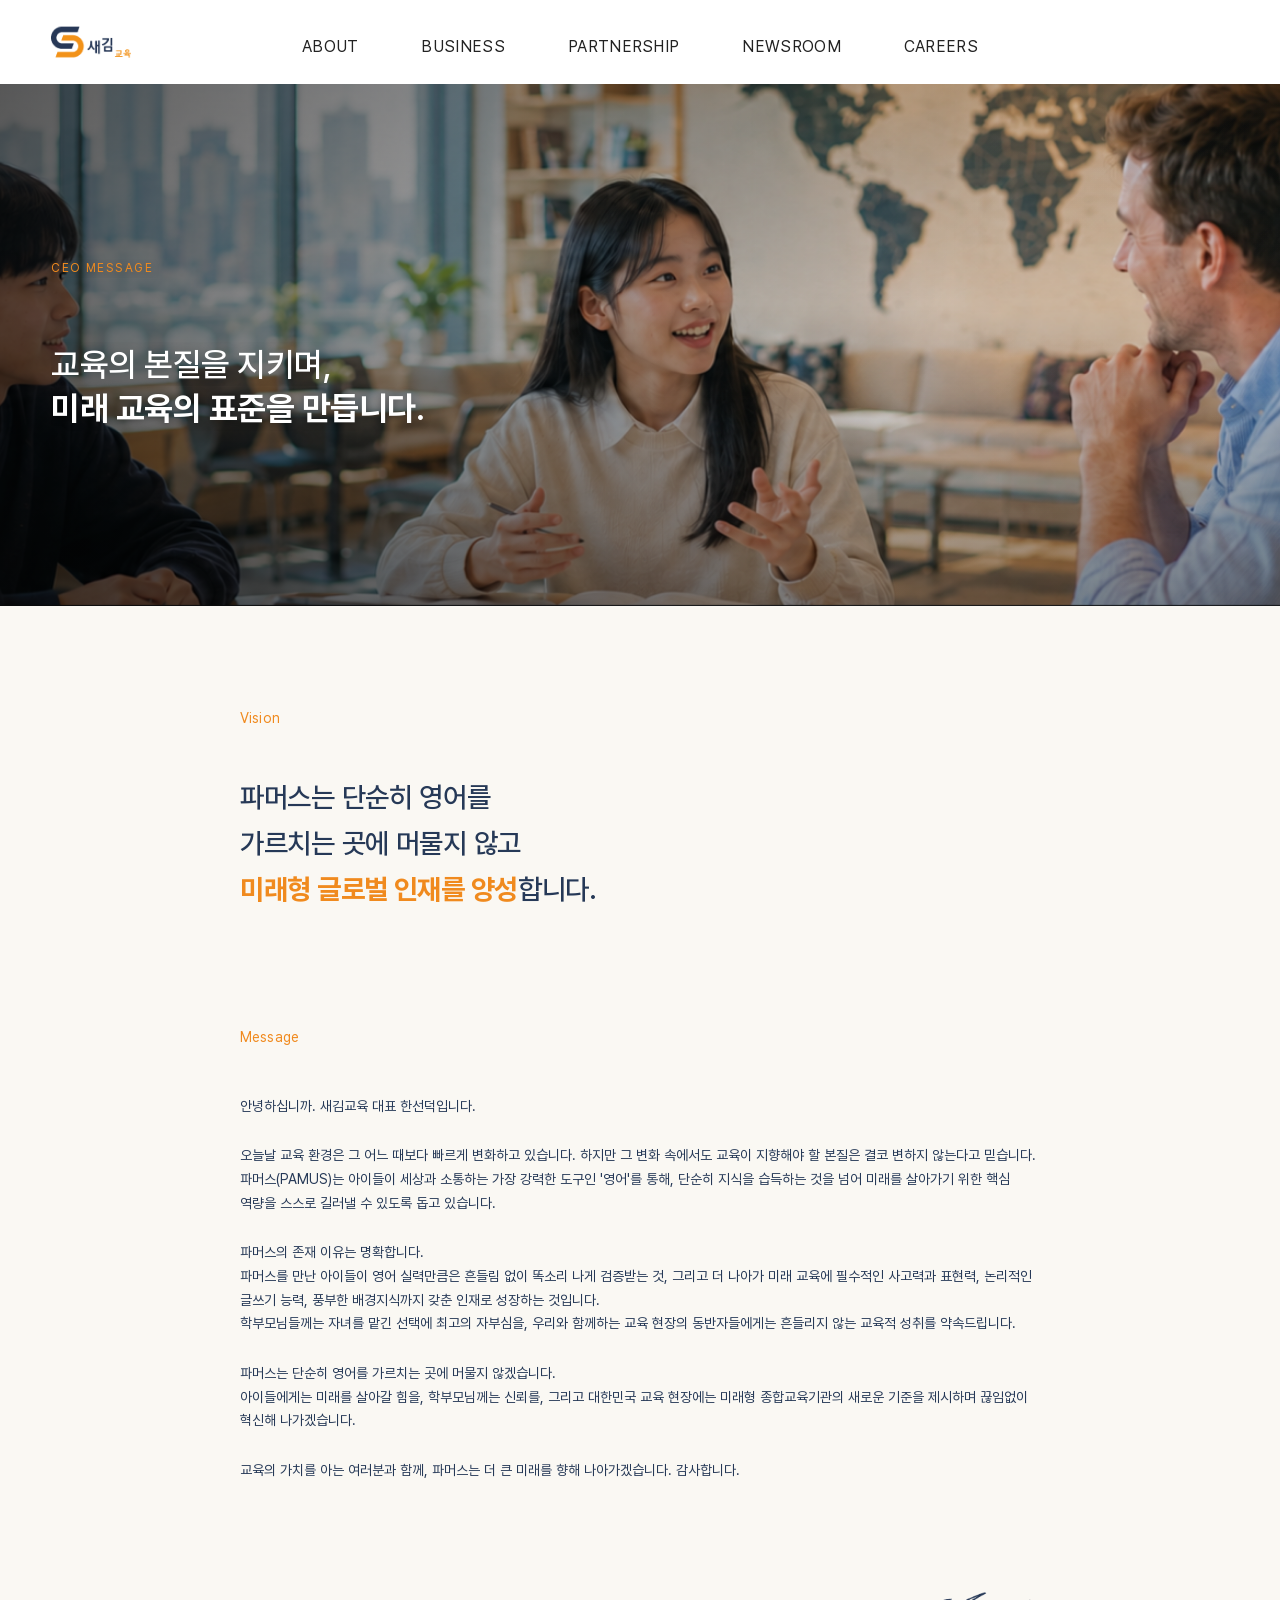
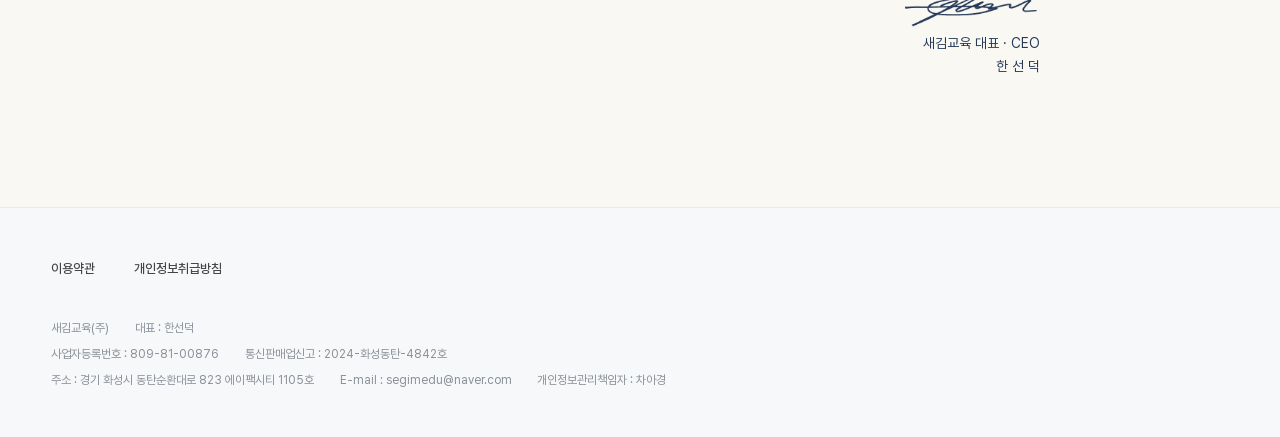
<file: message.html>
<!DOCTYPE html>
<html lang="ko">
<head>
  <meta charset="UTF-8">
  <meta name="viewport" content="width=device-width, initial-scale=1.0, viewport-fit=cover">

  <!-- SEO -->
  <title>새김교육 | CEO 메시지</title>
  <meta name="description" content="새김교육은 파머스영어·고래영어와 함께 생각이 영어가 되는 교육을 만듭니다. 미래 교육의 표준을 만드는 영어교육 전문기업.">
  <meta name="keywords" content="새김교육, 파머스영어, 고래영어, 영어교육, 영어학원, 새김티처, CEO 메시지, 한선덕">
  <meta name="author" content="새김교육(주)">
  <meta name="robots" content="index, follow">
  <link rel="canonical" href="https://segimedu.com/message.html">

  <!-- Open Graph -->
  <meta property="og:type" content="website">
  <meta property="og:site_name" content="새김교육">
  <meta property="og:locale" content="ko_KR">
  <meta property="og:title" content="새김교육 | CEO 메시지">
  <meta property="og:description" content="생각이 영어가 되는 교육, 미래 교육의 표준을 만드는 새김교육.">
  <meta property="og:url" content="https://segimedu.com/message.html">
  <meta property="og:image" content="https://segimedu.com/resource/imgs/og.png">
  <meta property="og:image:width" content="1200">
  <meta property="og:image:height" content="630">

  <!-- Twitter -->
  <meta name="twitter:card" content="summary_large_image">
  <meta name="twitter:title" content="새김교육 | CEO 메시지">
  <meta name="twitter:description" content="생각이 영어가 되는 교육, 미래 교육의 표준을 만드는 새김교육.">
  <meta name="twitter:image" content="https://segimedu.com/resource/imgs/og.png">

  <!-- Favicon -->
  <link rel="icon" href="resource/imgs/favicon.png" type="image/png">
  <link rel="apple-touch-icon" href="resource/imgs/favicon.png">

  <link rel="stylesheet" href="resource/css/index.css">
  <link rel="stylesheet" href="resource/css/message.css">
  <!-- 스크롤 리빌 초기 상태를 첫 렌더부터 적용 (본문 파싱 전에 실행돼야 깜빡임 없음) -->
  <script>document.documentElement.className += ' js';</script>
</head>
<body>

  <!-- ============================================================
       공통 GNB ( 공용)
       ============================================================ -->
  <header class="gnb" id="gnb">
    <div class="gnb-inner">

      <!-- 로고 -->
      <a class="gnb-logo" href="index.html">
        <img src="resource/imgs/logo.png" alt="새김교육">
      </a>

      <!-- 모바일 햄버거 버튼 -->
      <button type="button" class="menu-btn" id="menuBtn" aria-label="전체메뉴 열기" aria-expanded="false" aria-controls="gnbMenu">
        <span class="menu-btn-bar"></span>
        <span class="menu-btn-bar"></span>
        <span class="menu-btn-bar"></span>
      </button>

      <!-- 메뉴 (PC: 가운데 정렬 / 모바일: 슬라이드 패널) -->
      <nav class="gnb-menu" id="gnbMenu" aria-label="주메뉴">
        <ul class="menu-list">

          <li class="menu-item has-sub">
            <a class="menu-link" href="about.html">About</a>
            <!-- 모바일 아코디언 전용 버튼 (PC에서는 숨김) -->
            <button type="button" class="sub-btn" aria-label="About 하위메뉴 열기" aria-expanded="false"></button>
            <ul class="sub-list">
              <li><a href="about.html#intro">회사소개</a></li>
              <li><a href="about.html#history">연혁</a></li>
            </ul>
          </li>

          <li class="menu-item">
            <a class="menu-link" href="business.html">Business</a>
          </li>

          <li class="menu-item">
            <a class="menu-link" href="partnership.html">Partnership</a>
          </li>

          <li class="menu-item">
            <a class="menu-link" href="newsroom.html">Newsroom</a>
          </li>

          <li class="menu-item has-sub">
            <a class="menu-link" href="career.html">Careers</a>
            <button type="button" class="sub-btn" aria-label="Careers 하위메뉴 열기" aria-expanded="false"></button>
            <ul class="sub-list">
              <li><a href="career.html">인재상</a></li>
              <li><a href="career2.html">채용 안내</a></li>
              <li><a href="career3.html">채용공고</a></li>
            </ul>
          </li>

        </ul>
      </nav>

    </div>
  </header>
  <!-- // 공통 GNB -->

  <!-- 모바일 메뉴 열렸을 때 뒤 배경 딤 -->
  <div class="menu-dim" id="menuDim"></div>

  <!-- 본문 영역 -->
  <div class="page" id="page">
    <main>

      <!-- ========== 배너 ========== -->
      <section class="ban">
        <div class="ban-inner">
          <div class="ban-copy">

            <!-- 줄 단위 마스크 리빌 : index 히어로와 동일한 .hero-line 사용 -->
            <div class="hero-line">
              <p class="ban-sub">CEO MESSAGE</p>
            </div>

            <h1 class="ban-title">
              <span class="hero-line"><span class="ban-line">교육의 본질을 지키며,</span></span>
              <!-- 2줄만 스윕 : 자기 리빌이 끝나는 즉시 빛줄기가 지나감 -->
              <span class="hero-line"><span class="ban-line ban-line-strong txt-sheen">미래 교육의 표준을 만듭니다.</span></span>
            </h1>

          </div>
        </div>
      </section>
      <!-- // 배너 -->

      <!-- ========== 본문 ========== -->
      <section class="msg">
        <div class="msg-inner">

          <!-- Vision : 라벨 + 문장을 한 덩어리로 리빌 -->
          <div class="msg-block reveal">
            <p class="msg-label">Vision</p>
            <p class="msg-vision">
              파머스는 단순히 영어를<br>
              가르치는 곳에 머물지 않고<br>
              <span class="msg-point">미래형 글로벌 인재를 양성</span>합니다.
            </p>
          </div>

          <!-- Message : 문단별 스태거 리빌 -->
          <div class="msg-block msg-block-letter">
            <p class="msg-label reveal">Message</p>

            <div class="msg-letter">
              <p class="reveal" style="--d:.06s">안녕하십니까. 새김교육 대표 한선덕입니다.</p>

              <p class="reveal" style="--d:.12s">
                오늘날 교육 환경은 그 어느 때보다 빠르게 변화하고 있습니다. 하지만 그 변화 속에서도 교육이 지향해야 할 본질은 결코 변하지 않는다고 믿습니다.
                파머스(PAMUS)는 아이들이 세상과 소통하는 가장 강력한 도구인 '영어'를 통해, 단순히 지식을 습득하는 것을 넘어 미래를 살아가기 위한 핵심 역량을
                스스로 길러낼 수 있도록 돕고 있습니다.
              </p>

              <p class="reveal" style="--d:.18s">
                파머스의 존재 이유는 명확합니다.<br>
                파머스를 만난 아이들이 영어 실력만큼은 흔들림 없이 똑소리 나게 검증받는 것, 그리고 더 나아가 미래 교육에 필수적인 사고력과 표현력, 논리적인
                글쓰기 능력, 풍부한 배경지식까지 갖춘 인재로 성장하는 것입니다.<br>
                학부모님들께는 자녀를 맡긴 선택에 최고의 자부심을, 우리와 함께하는 교육 현장의 동반자들에게는 흔들리지 않는 교육적 성취를 약속드립니다.
              </p>

              <p class="reveal" style="--d:.24s">
                파머스는 단순히 영어를 가르치는 곳에 머물지 않겠습니다.<br>
                아이들에게는 미래를 살아갈 힘을, 학부모님께는 신뢰를, 그리고 대한민국 교육 현장에는 미래형 종합교육기관의 새로운 기준을 제시하며 끊임없이
                혁신해 나가겠습니다.
              </p>

              <p class="reveal" style="--d:.3s">
                교육의 가치를 아는 여러분과 함께, 파머스는 더 큰 미래를 향해 나아가겠습니다. 감사합니다.
              </p>

              <!-- 사인 : 서한 우측 하단 -->
              <div class="msg-sign reveal" style="--d:.4s">
                <img class="msg-sign-img" src="resource/imgs/sign.png" alt="한선덕 대표 서명">
                <p class="msg-sign-txt">새김교육 대표 · CEO<br>한  선  덕</p>
              </div>
            </div>

          </div>

        </div>
      </section>
      <!-- // 본문 -->

    </main>
  </div>
  <!-- // 본문 영역 -->

  <!-- ============================================================
       공통 푸터 (모든 페이지 공용)
       ============================================================ -->
  <footer class="footer" id="footer">
    <div class="footer-inner">

      <!-- 약관 링크 -->
      <ul class="footer-link">
        <li><a href="#">이용약관</a></li>
        <li><a href="#">개인정보취급방침</a></li>
      </ul>

      <!-- 사업자 정보 -->
      <div class="footer-info">
        <p>
          <span>새김교육(주)</span>
          <span>대표 : 한선덕</span>
        </p>
        <p>
          <span>사업자등록번호 : 809-81-00876</span>
          <span>통신판매업신고 : 2024-화성동탄-4842호</span>
        </p>
        <p>
          <span>주소 : 경기 화성시 동탄순환대로 823 에이팩시티 1105호</span>
          <span>E-mail : segimedu@naver.com</span>
          <span>개인정보관리책임자 : 차아경</span>
        </p>
      </div>

    </div>
  </footer>
  <!-- // 공통 푸터 -->

  <script src="resource/js/common.js"></script>
</body>
</html>
</file>
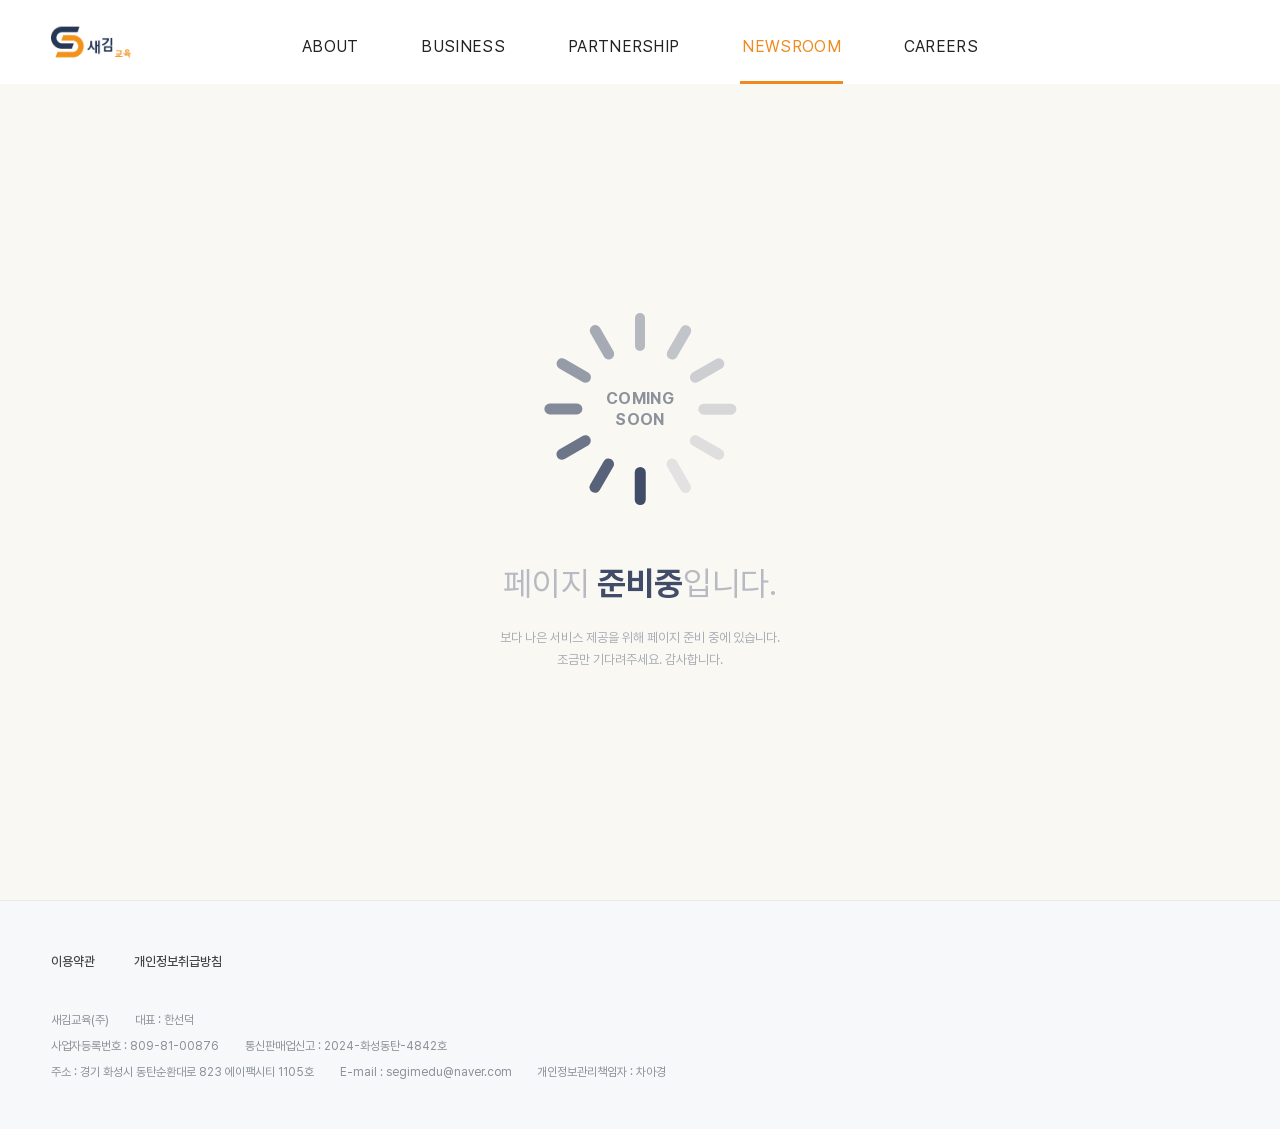
<file: newsroom.html>
<!DOCTYPE html>
<html lang="ko">
<head>
  <meta charset="UTF-8">
  <meta name="viewport" content="width=device-width, initial-scale=1.0, viewport-fit=cover">

  <!-- SEO -->
  <title>새김교육 | 뉴스룸</title>
  <meta name="description" content="새김교육은 파머스영어·고래영어와 함께 생각이 영어가 되는 교육을 만듭니다. 미래 교육의 표준을 만드는 영어교육 전문기업.">
  <meta name="keywords" content="새김교육, 파머스영어, 고래영어, 영어교육, 영어학원, 새김티처, 뉴스, 보도자료">
  <meta name="author" content="새김교육(주)">
  <meta name="robots" content="noindex, follow">
  <link rel="canonical" href="https://segimedu.com/newsroom.html">

  <!-- Open Graph -->
  <meta property="og:type" content="website">
  <meta property="og:site_name" content="새김교육">
  <meta property="og:locale" content="ko_KR">
  <meta property="og:title" content="새김교육 | 뉴스룸">
  <meta property="og:description" content="생각이 영어가 되는 교육, 미래 교육의 표준을 만드는 새김교육.">
  <meta property="og:url" content="https://segimedu.com/newsroom.html">
  <meta property="og:image" content="https://segimedu.com/resource/imgs/og.png">
  <meta property="og:image:width" content="1200">
  <meta property="og:image:height" content="630">

  <!-- Twitter -->
  <meta name="twitter:card" content="summary_large_image">
  <meta name="twitter:title" content="새김교육 | 뉴스룸">
  <meta name="twitter:description" content="생각이 영어가 되는 교육, 미래 교육의 표준을 만드는 새김교육.">
  <meta name="twitter:image" content="https://segimedu.com/resource/imgs/og.png">

  <!-- Favicon -->
  <link rel="icon" href="resource/imgs/favicon.png" type="image/png">
  <link rel="apple-touch-icon" href="resource/imgs/favicon.png">

  <link rel="stylesheet" href="resource/css/index.css">
  <link rel="stylesheet" href="resource/css/coming.css">
  <!-- 스크롤 리빌 초기 상태를 첫 렌더부터 적용 (본문 파싱 전에 실행돼야 깜빡임 없음) -->
  <script>document.documentElement.className += ' js';</script>
</head>
<body>

  <!-- ============================================================
       공통 GNB ( 공용)
       ============================================================ -->
  <header class="gnb" id="gnb">
    <div class="gnb-inner">

      <!-- 로고 -->
      <a class="gnb-logo" href="index.html">
        <img src="resource/imgs/logo.png" alt="새김교육">
      </a>

      <!-- 모바일 햄버거 버튼 -->
      <button type="button" class="menu-btn" id="menuBtn" aria-label="전체메뉴 열기" aria-expanded="false" aria-controls="gnbMenu">
        <span class="menu-btn-bar"></span>
        <span class="menu-btn-bar"></span>
        <span class="menu-btn-bar"></span>
      </button>

      <!-- 메뉴 (PC: 가운데 정렬 / 모바일: 슬라이드 패널) -->
      <nav class="gnb-menu" id="gnbMenu" aria-label="주메뉴">
        <ul class="menu-list">

          <li class="menu-item has-sub">
            <a class="menu-link" href="about.html">About</a>
            <!-- 모바일 아코디언 전용 버튼 (PC에서는 숨김) -->
            <button type="button" class="sub-btn" aria-label="About 하위메뉴 열기" aria-expanded="false"></button>
            <ul class="sub-list">
              <li><a href="about.html#intro">회사소개</a></li>
              <li><a href="about.html#history">연혁</a></li>
            </ul>
          </li>

          <li class="menu-item">
            <a class="menu-link" href="business.html">Business</a>
          </li>

          <li class="menu-item">
            <a class="menu-link" href="partnership.html">Partnership</a>
          </li>

          <li class="menu-item">
            <a class="menu-link on" href="newsroom.html">Newsroom</a>
          </li>

          <li class="menu-item has-sub">
            <a class="menu-link" href="career.html">Careers</a>
            <button type="button" class="sub-btn" aria-label="Careers 하위메뉴 열기" aria-expanded="false"></button>
            <ul class="sub-list">
              <li><a href="career.html">인재상</a></li>
              <li><a href="career2.html">채용 안내</a></li>
              <li><a href="career3.html">채용공고</a></li>
            </ul>
          </li>

        </ul>
      </nav>

    </div>
  </header>
  <!-- // 공통 GNB -->

  <!-- 모바일 메뉴 열렸을 때 뒤 배경 딤 -->
  <div class="menu-dim" id="menuDim"></div>

  <!-- 본문 영역 -->
  <div class="page" id="page">
    <main class="coming">
      <div class="coming-inner">

        <!-- 스피너 : 블레이드 12개만 회전, 가운데 글자는 별도 레이어 -->
        <div class="spin-wrap">
          <div class="spin" aria-hidden="true">
            <span class="spin-blade"></span>
            <span class="spin-blade"></span>
            <span class="spin-blade"></span>
            <span class="spin-blade"></span>
            <span class="spin-blade"></span>
            <span class="spin-blade"></span>
            <span class="spin-blade"></span>
            <span class="spin-blade"></span>
            <span class="spin-blade"></span>
            <span class="spin-blade"></span>
            <span class="spin-blade"></span>
            <span class="spin-blade"></span>
          </div>
          <p class="spin-txt">COMING<br>SOON</p>
        </div>

        <div class="coming-msg">
          <h1 class="coming-title">페이지 <span class="coming-point">준비중</span>입니다.</h1>
          <p class="coming-sub">보다 나은 서비스 제공을 위해 페이지 준비 중에 있습니다.<br>조금만 기다려주세요. 감사합니다.</p>
        </div>

      </div>
    </main>
  </div>
  <!-- // 본문 영역 -->

  <!-- ============================================================
       공통 푸터 (모든 페이지 공용)
       ============================================================ -->
  <footer class="footer" id="footer">
    <div class="footer-inner">

      <!-- 약관 링크 -->
      <ul class="footer-link">
        <li><a href="#">이용약관</a></li>
        <li><a href="#">개인정보취급방침</a></li>
      </ul>

      <!-- 사업자 정보 -->
      <div class="footer-info">
        <p>
          <span>새김교육(주)</span>
          <span>대표 : 한선덕</span>
        </p>
        <p>
          <span>사업자등록번호 : 809-81-00876</span>
          <span>통신판매업신고 : 2024-화성동탄-4842호</span>
        </p>
        <p>
          <span>주소 : 경기 화성시 동탄순환대로 823 에이팩시티 1105호</span>
          <span>E-mail : segimedu@naver.com</span>
          <span>개인정보관리책임자 : 차아경</span>
        </p>
      </div>

    </div>
  </footer>
  <!-- // 공통 푸터 -->

  <script src="resource/js/common.js"></script>
</body>
</html>
</file>
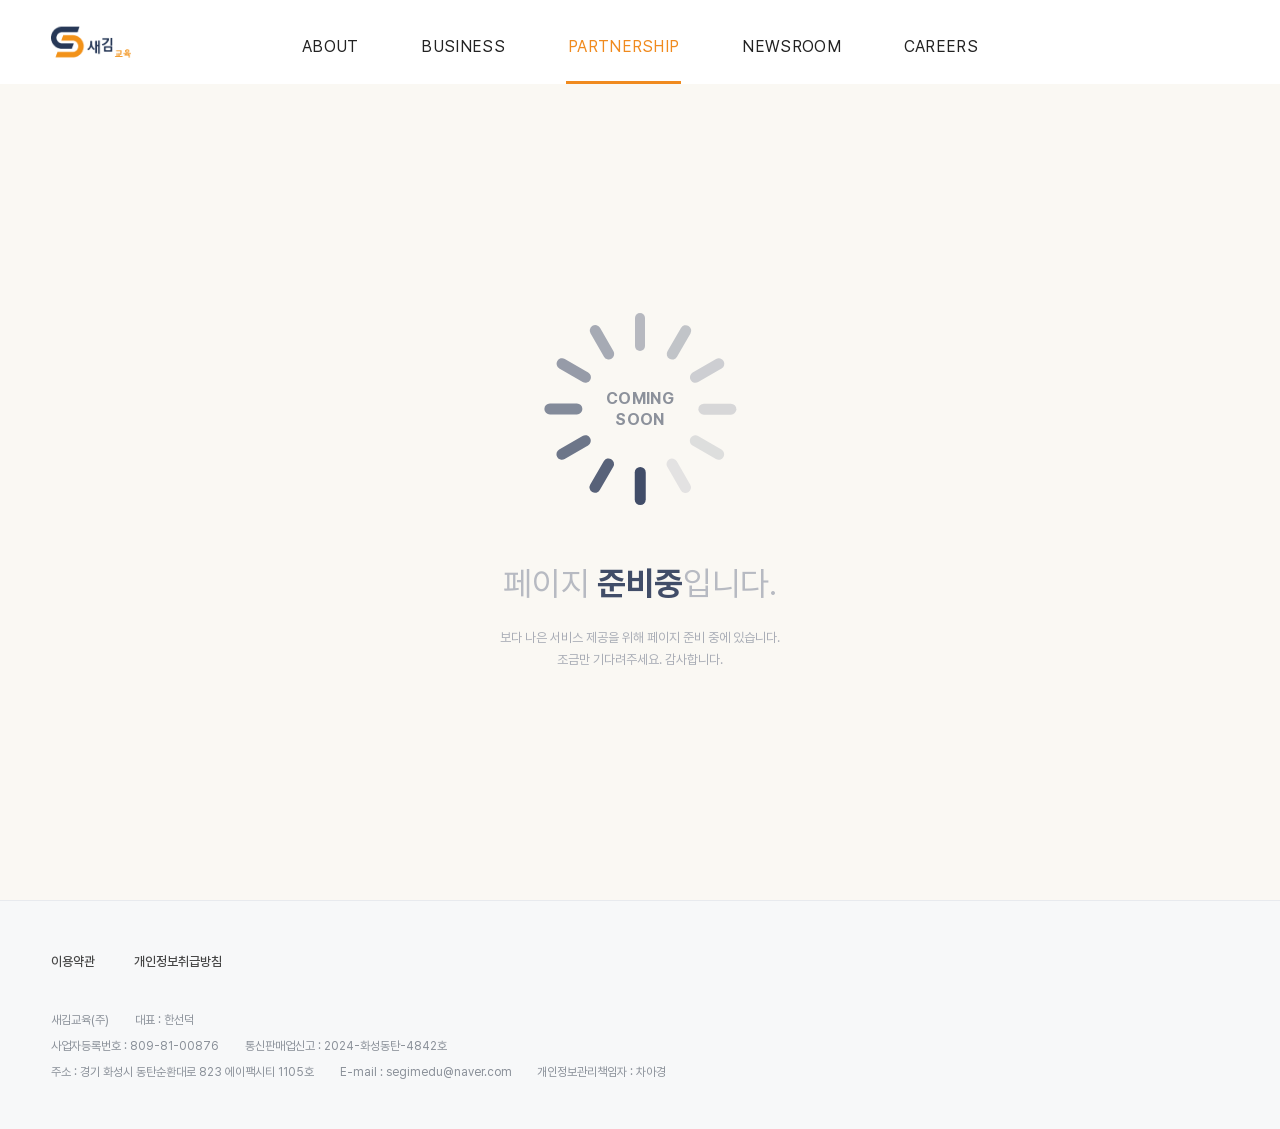
<file: partnership.html>
<!DOCTYPE html>
<html lang="ko">
<head>
  <meta charset="UTF-8">
  <meta name="viewport" content="width=device-width, initial-scale=1.0, viewport-fit=cover">

  <!-- SEO -->
  <title>새김교육 | 제휴 문의</title>
  <meta name="description" content="새김교육은 파머스영어·고래영어와 함께 생각이 영어가 되는 교육을 만듭니다. 미래 교육의 표준을 만드는 영어교육 전문기업.">
  <meta name="keywords" content="새김교육, 파머스영어, 고래영어, 영어교육, 영어학원, 새김티처, 제휴, 가맹, 파트너십">
  <meta name="author" content="새김교육(주)">
  <meta name="robots" content="noindex, follow">
  <link rel="canonical" href="https://segimedu.com/partnership.html">

  <!-- Open Graph -->
  <meta property="og:type" content="website">
  <meta property="og:site_name" content="새김교육">
  <meta property="og:locale" content="ko_KR">
  <meta property="og:title" content="새김교육 | 제휴 문의">
  <meta property="og:description" content="생각이 영어가 되는 교육, 미래 교육의 표준을 만드는 새김교육.">
  <meta property="og:url" content="https://segimedu.com/partnership.html">
  <meta property="og:image" content="https://segimedu.com/resource/imgs/og.png">
  <meta property="og:image:width" content="1200">
  <meta property="og:image:height" content="630">

  <!-- Twitter -->
  <meta name="twitter:card" content="summary_large_image">
  <meta name="twitter:title" content="새김교육 | 제휴 문의">
  <meta name="twitter:description" content="생각이 영어가 되는 교육, 미래 교육의 표준을 만드는 새김교육.">
  <meta name="twitter:image" content="https://segimedu.com/resource/imgs/og.png">

  <!-- Favicon -->
  <link rel="icon" href="resource/imgs/favicon.png" type="image/png">
  <link rel="apple-touch-icon" href="resource/imgs/favicon.png">

  <link rel="stylesheet" href="resource/css/index.css">
  <link rel="stylesheet" href="resource/css/coming.css">
  <!-- 스크롤 리빌 초기 상태를 첫 렌더부터 적용 (본문 파싱 전에 실행돼야 깜빡임 없음) -->
  <script>document.documentElement.className += ' js';</script>
</head>
<body>

  <!-- ============================================================
       공통 GNB ( 공용)
       ============================================================ -->
  <header class="gnb" id="gnb">
    <div class="gnb-inner">

      <!-- 로고 -->
      <a class="gnb-logo" href="index.html">
        <img src="resource/imgs/logo.png" alt="새김교육">
      </a>

      <!-- 모바일 햄버거 버튼 -->
      <button type="button" class="menu-btn" id="menuBtn" aria-label="전체메뉴 열기" aria-expanded="false" aria-controls="gnbMenu">
        <span class="menu-btn-bar"></span>
        <span class="menu-btn-bar"></span>
        <span class="menu-btn-bar"></span>
      </button>

      <!-- 메뉴 (PC: 가운데 정렬 / 모바일: 슬라이드 패널) -->
      <nav class="gnb-menu" id="gnbMenu" aria-label="주메뉴">
        <ul class="menu-list">

          <li class="menu-item has-sub">
            <a class="menu-link" href="about.html">About</a>
            <!-- 모바일 아코디언 전용 버튼 (PC에서는 숨김) -->
            <button type="button" class="sub-btn" aria-label="About 하위메뉴 열기" aria-expanded="false"></button>
            <ul class="sub-list">
              <li><a href="about.html#intro">회사소개</a></li>
              <li><a href="about.html#history">연혁</a></li>
            </ul>
          </li>

          <li class="menu-item">
            <a class="menu-link" href="business.html">Business</a>
          </li>

          <li class="menu-item">
            <a class="menu-link on" href="partnership.html">Partnership</a>
          </li>

          <li class="menu-item">
            <a class="menu-link" href="newsroom.html">Newsroom</a>
          </li>

          <li class="menu-item has-sub">
            <a class="menu-link" href="career.html">Careers</a>
            <button type="button" class="sub-btn" aria-label="Careers 하위메뉴 열기" aria-expanded="false"></button>
            <ul class="sub-list">
              <li><a href="career.html">인재상</a></li>
              <li><a href="career2.html">채용 안내</a></li>
              <li><a href="career3.html">채용공고</a></li>
            </ul>
          </li>

        </ul>
      </nav>

    </div>
  </header>
  <!-- // 공통 GNB -->

  <!-- 모바일 메뉴 열렸을 때 뒤 배경 딤 -->
  <div class="menu-dim" id="menuDim"></div>

  <!-- 본문 영역 -->
  <div class="page" id="page">
    <main class="coming">
      <div class="coming-inner">

        <!-- 스피너 : 블레이드 12개만 회전, 가운데 글자는 별도 레이어 -->
        <div class="spin-wrap">
          <div class="spin" aria-hidden="true">
            <span class="spin-blade"></span>
            <span class="spin-blade"></span>
            <span class="spin-blade"></span>
            <span class="spin-blade"></span>
            <span class="spin-blade"></span>
            <span class="spin-blade"></span>
            <span class="spin-blade"></span>
            <span class="spin-blade"></span>
            <span class="spin-blade"></span>
            <span class="spin-blade"></span>
            <span class="spin-blade"></span>
            <span class="spin-blade"></span>
          </div>
          <p class="spin-txt">COMING<br>SOON</p>
        </div>

        <div class="coming-msg">
          <h1 class="coming-title">페이지 <span class="coming-point">준비중</span>입니다.</h1>
          <p class="coming-sub">보다 나은 서비스 제공을 위해 페이지 준비 중에 있습니다.<br>조금만 기다려주세요. 감사합니다.</p>
        </div>

      </div>
    </main>
  </div>
  <!-- // 본문 영역 -->

  <!-- ============================================================
       공통 푸터 (모든 페이지 공용)
       ============================================================ -->
  <footer class="footer" id="footer">
    <div class="footer-inner">

      <!-- 약관 링크 -->
      <ul class="footer-link">
        <li><a href="#">이용약관</a></li>
        <li><a href="#">개인정보취급방침</a></li>
      </ul>

      <!-- 사업자 정보 -->
      <div class="footer-info">
        <p>
          <span>새김교육(주)</span>
          <span>대표 : 한선덕</span>
        </p>
        <p>
          <span>사업자등록번호 : 809-81-00876</span>
          <span>통신판매업신고 : 2024-화성동탄-4842호</span>
        </p>
        <p>
          <span>주소 : 경기 화성시 동탄순환대로 823 에이팩시티 1105호</span>
          <span>E-mail : segimedu@naver.com</span>
          <span>개인정보관리책임자 : 차아경</span>
        </p>
      </div>

    </div>
  </footer>
  <!-- // 공통 푸터 -->

  <script src="resource/js/common.js"></script>
</body>
</html>
</file>
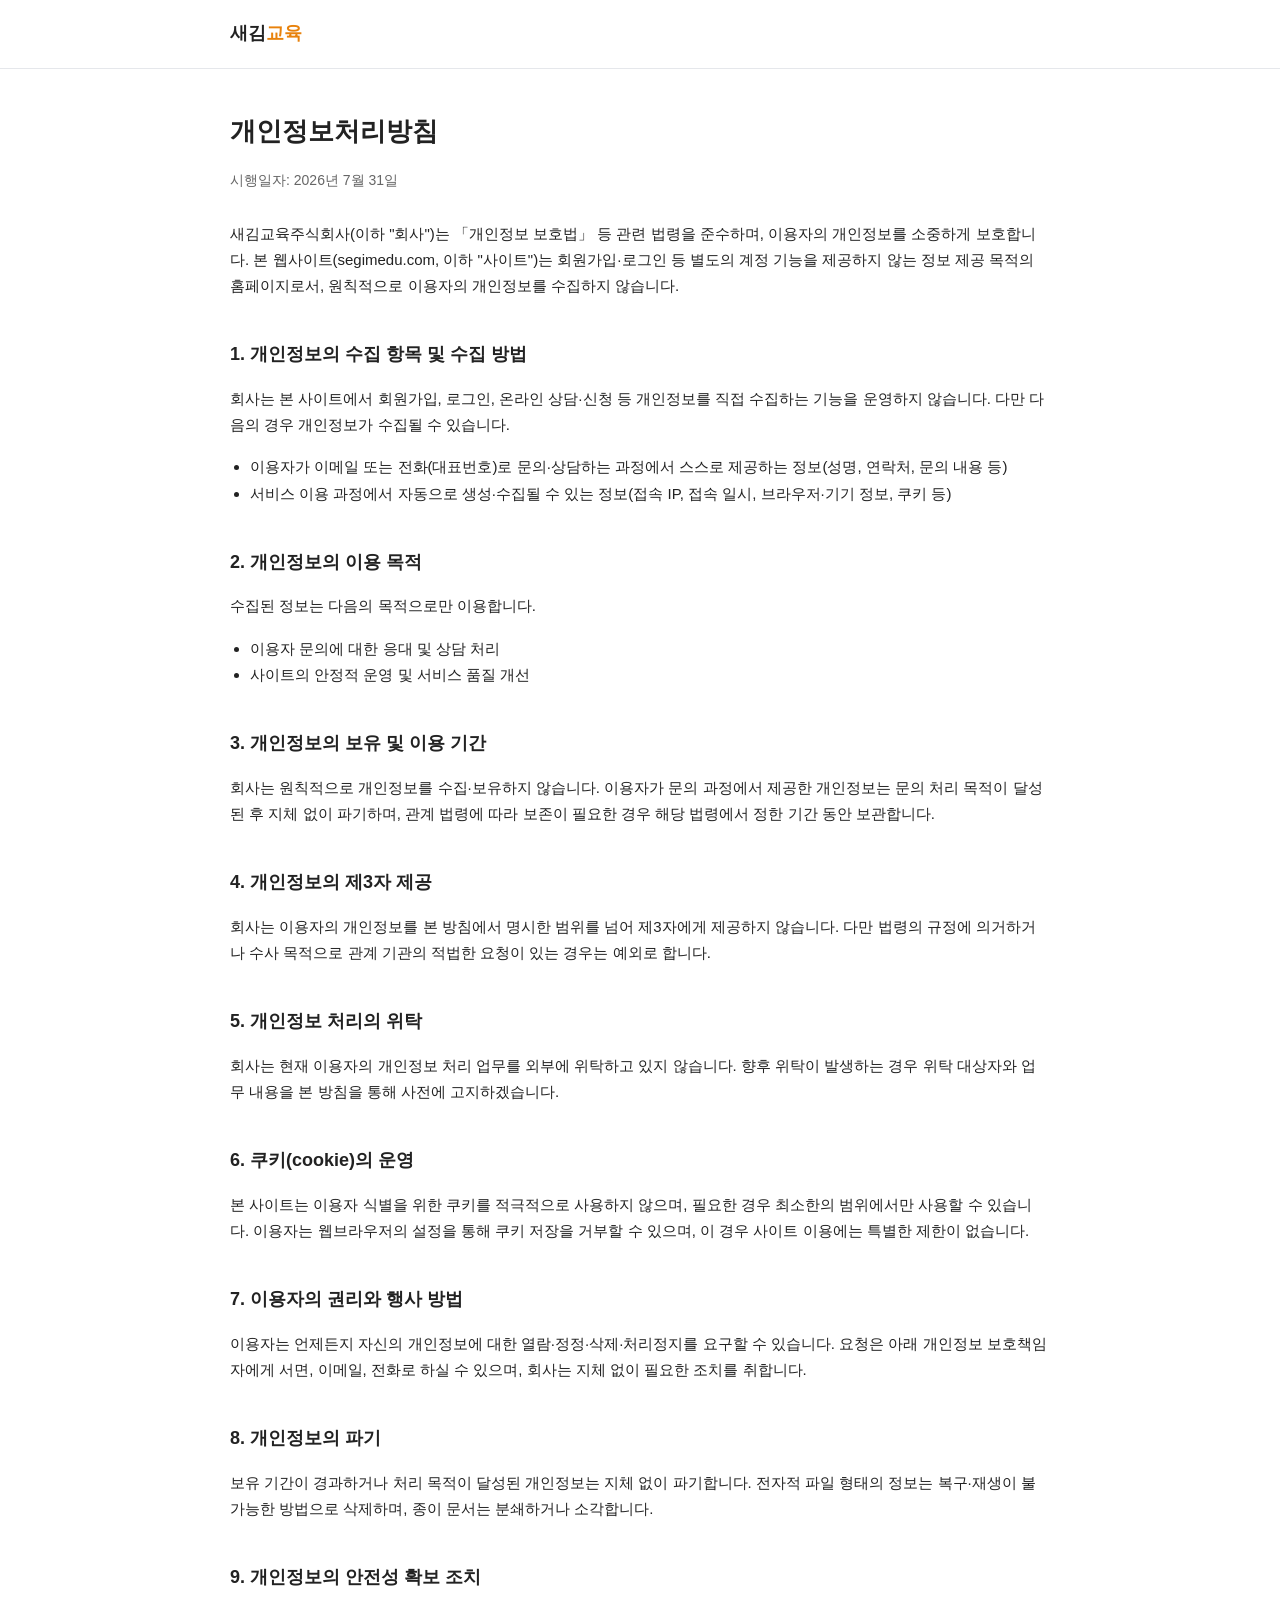
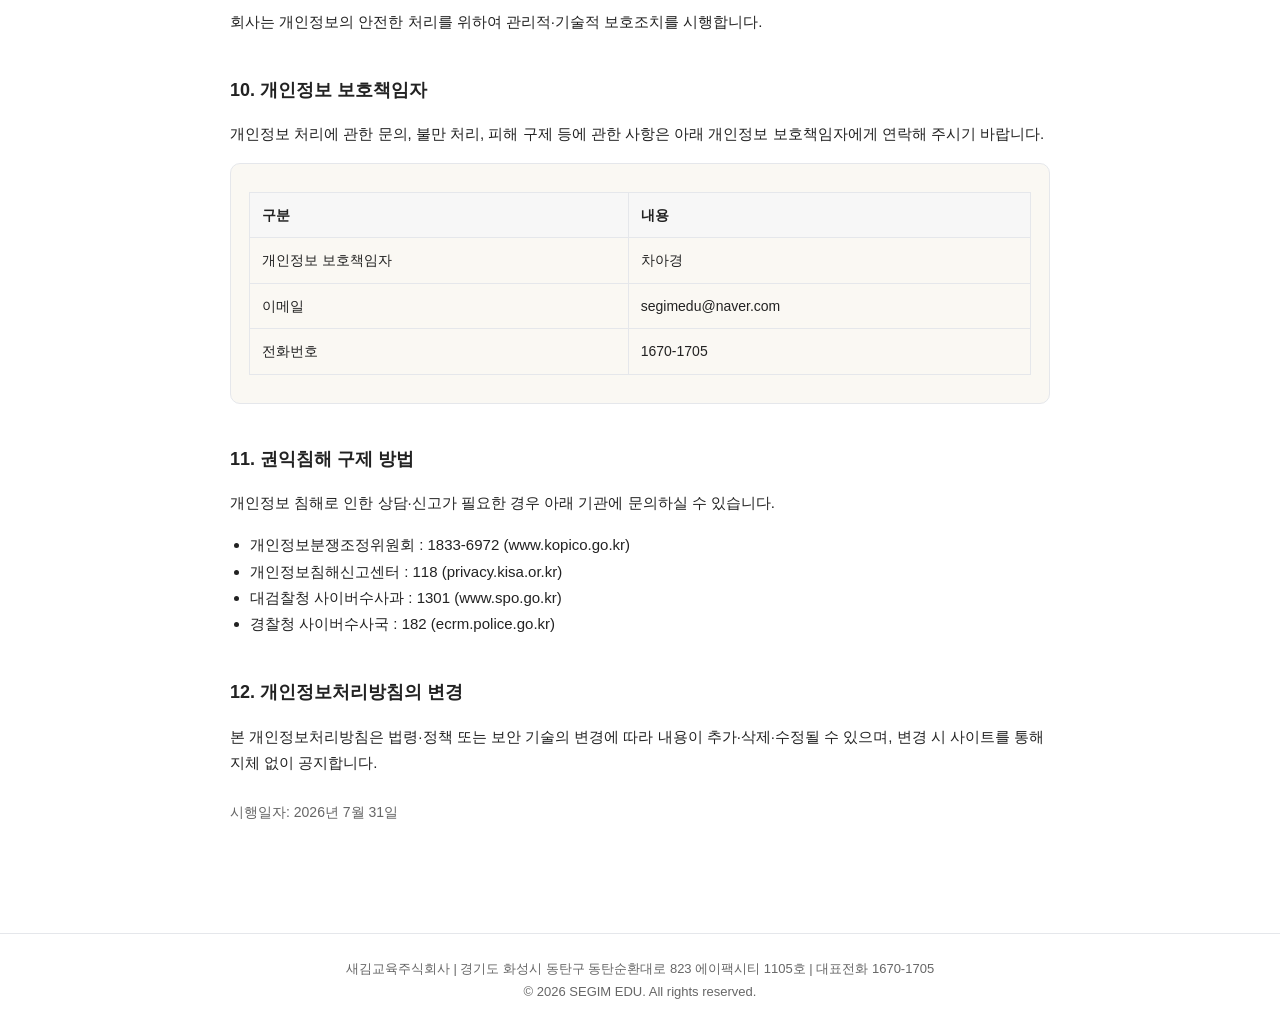
<file: privacy.html>
<!DOCTYPE html>
<html lang="ko">

<head>
    <meta charset="UTF-8" />
    <meta name="viewport" content="width=device-width, initial-scale=1.0" />
    <title>개인정보처리방침 | 새김교육</title>
    <meta name="robots" content="index, follow" />
    <link rel="canonical" href="https://segimedu.com/privacy" />
    <link rel="icon" href="/resource/imgs/favicon.png" type="image/png" />
    <style>
        :root {
            --accent: #E8820C;
            --ink: #222;
            --muted: #666;
            --line: #e5e7eb;
        }

        * {
            box-sizing: border-box;
        }

        body {
            font-family: -apple-system, BlinkMacSystemFont, "Segoe UI", "Noto Sans KR", sans-serif;
            color: var(--ink);
            line-height: 1.75;
            margin: 0;
            background: #fff;
        }

        .wrap {
            max-width: 860px;
            margin: 0 auto;
            padding: 32px 20px 80px;
        }

        header.top {
            border-bottom: 1px solid var(--line);
        }

        header.top .inner {
            max-width: 860px;
            margin: 0 auto;
            padding: 18px 20px;
            display: flex;
            align-items: center;
            justify-content: space-between;
        }

        header.top a.home {
            font-weight: 700;
            color: var(--ink);
            text-decoration: none;
            font-size: 18px;
        }

        header.top a.home span {
            color: var(--accent);
        }

        h1 {
            font-size: 26px;
            margin: 8px 0 4px;
        }

        .updated {
            color: var(--muted);
            font-size: 14px;
            margin-bottom: 28px;
        }

        h2 {
            font-size: 18px;
            margin: 34px 0 10px;
            padding-top: 6px;
        }

        p,
        li {
            font-size: 15px;
        }

        ul {
            padding-left: 20px;
        }

        .box {
            background: #faf8f3;
            border: 1px solid var(--line);
            border-radius: 10px;
            padding: 16px 18px;
        }

        table {
            border-collapse: collapse;
            width: 100%;
            margin: 12px 0;
            font-size: 14px;
        }

        th,
        td {
            border: 1px solid var(--line);
            padding: 10px 12px;
            text-align: left;
            vertical-align: top;
        }

        th {
            background: #f7f7f7;
        }

        footer.bottom {
            border-top: 1px solid var(--line);
            color: var(--muted);
            font-size: 13px;
            text-align: center;
            padding: 24px 20px;
        }

        a {
            color: var(--accent);
        }
    </style>
</head>

<body>
    <header class="top">
        <div class="inner">
            <a class="home" href="/">새김<span>교육</span></a>
        </div>
    </header>

    <main class="wrap">
        <h1>개인정보처리방침</h1>
        <p class="updated">시행일자: 2026년 7월 31일</p>

        <p>새김교육주식회사(이하 "회사")는 「개인정보 보호법」 등 관련 법령을 준수하며, 이용자의 개인정보를 소중하게 보호합니다. 본 웹사이트(segimedu.com, 이하 "사이트")는 회원가입·로그인
            등 별도의 계정 기능을 제공하지 않는 정보 제공 목적의 홈페이지로서, 원칙적으로 이용자의 개인정보를 수집하지 않습니다.</p>

        <h2>1. 개인정보의 수집 항목 및 수집 방법</h2>
        <p>회사는 본 사이트에서 회원가입, 로그인, 온라인 상담·신청 등 개인정보를 직접 수집하는 기능을 운영하지 않습니다. 다만 다음의 경우 개인정보가 수집될 수 있습니다.</p>
        <ul>
            <li>이용자가 이메일 또는 전화(대표번호)로 문의·상담하는 과정에서 스스로 제공하는 정보(성명, 연락처, 문의 내용 등)</li>
            <li>서비스 이용 과정에서 자동으로 생성·수집될 수 있는 정보(접속 IP, 접속 일시, 브라우저·기기 정보, 쿠키 등)</li>
        </ul>

        <h2>2. 개인정보의 이용 목적</h2>
        <p>수집된 정보는 다음의 목적으로만 이용합니다.</p>
        <ul>
            <li>이용자 문의에 대한 응대 및 상담 처리</li>
            <li>사이트의 안정적 운영 및 서비스 품질 개선</li>
        </ul>

        <h2>3. 개인정보의 보유 및 이용 기간</h2>
        <p>회사는 원칙적으로 개인정보를 수집·보유하지 않습니다. 이용자가 문의 과정에서 제공한 개인정보는 문의 처리 목적이 달성된 후 지체 없이 파기하며, 관계 법령에 따라 보존이 필요한 경우 해당 법령에서
            정한 기간 동안 보관합니다.</p>

        <h2>4. 개인정보의 제3자 제공</h2>
        <p>회사는 이용자의 개인정보를 본 방침에서 명시한 범위를 넘어 제3자에게 제공하지 않습니다. 다만 법령의 규정에 의거하거나 수사 목적으로 관계 기관의 적법한 요청이 있는 경우는 예외로 합니다.</p>

        <h2>5. 개인정보 처리의 위탁</h2>
        <p>회사는 현재 이용자의 개인정보 처리 업무를 외부에 위탁하고 있지 않습니다. 향후 위탁이 발생하는 경우 위탁 대상자와 업무 내용을 본 방침을 통해 사전에 고지하겠습니다.</p>

        <h2>6. 쿠키(cookie)의 운영</h2>
        <p>본 사이트는 이용자 식별을 위한 쿠키를 적극적으로 사용하지 않으며, 필요한 경우 최소한의 범위에서만 사용할 수 있습니다. 이용자는 웹브라우저의 설정을 통해 쿠키 저장을 거부할 수 있으며, 이 경우
            사이트 이용에는 특별한 제한이 없습니다.</p>

        <h2>7. 이용자의 권리와 행사 방법</h2>
        <p>이용자는 언제든지 자신의 개인정보에 대한 열람·정정·삭제·처리정지를 요구할 수 있습니다. 요청은 아래 개인정보 보호책임자에게 서면, 이메일, 전화로 하실 수 있으며, 회사는 지체 없이 필요한
            조치를 취합니다.</p>

        <h2>8. 개인정보의 파기</h2>
        <p>보유 기간이 경과하거나 처리 목적이 달성된 개인정보는 지체 없이 파기합니다. 전자적 파일 형태의 정보는 복구·재생이 불가능한 방법으로 삭제하며, 종이 문서는 분쇄하거나 소각합니다.</p>

        <h2>9. 개인정보의 안전성 확보 조치</h2>
        <p>회사는 개인정보의 안전한 처리를 위하여 관리적·기술적 보호조치를 시행합니다.</p>

        <h2>10. 개인정보 보호책임자</h2>
        <p>개인정보 처리에 관한 문의, 불만 처리, 피해 구제 등에 관한 사항은 아래 개인정보 보호책임자에게 연락해 주시기 바랍니다.</p>
        <div class="box">
            <table>
                <tr>
                    <th>구분</th>
                    <th>내용</th>
                </tr>
                <tr>
                    <td>개인정보 보호책임자</td>
                    <td>차아경</td>
                </tr>
                <tr>
                    <td>이메일</td>
                    <td>segimedu@naver.com</td>
                </tr>
                <tr>
                    <td>전화번호</td>
                    <td>1670-1705</td>
                </tr>
            </table>
        </div>

        <h2>11. 권익침해 구제 방법</h2>
        <p>개인정보 침해로 인한 상담·신고가 필요한 경우 아래 기관에 문의하실 수 있습니다.</p>
        <ul>
            <li>개인정보분쟁조정위원회 : 1833-6972 (www.kopico.go.kr)</li>
            <li>개인정보침해신고센터 : 118 (privacy.kisa.or.kr)</li>
            <li>대검찰청 사이버수사과 : 1301 (www.spo.go.kr)</li>
            <li>경찰청 사이버수사국 : 182 (ecrm.police.go.kr)</li>
        </ul>

        <h2>12. 개인정보처리방침의 변경</h2>
        <p>본 개인정보처리방침은 법령·정책 또는 보안 기술의 변경에 따라 내용이 추가·삭제·수정될 수 있으며, 변경 시 사이트를 통해 지체 없이 공지합니다.</p>
        <p class="updated" style="margin-top:24px;">시행일자: 2026년 7월 31일</p>
    </main>

    <footer class="bottom">
        새김교육주식회사 | 경기도 화성시 동탄구 동탄순환대로 823 에이팩시티 1105호 | 대표전화 1670-1705<br>
        © 2026 SEGIM EDU. All rights reserved.
    </footer>
</body>

</html>
</file>
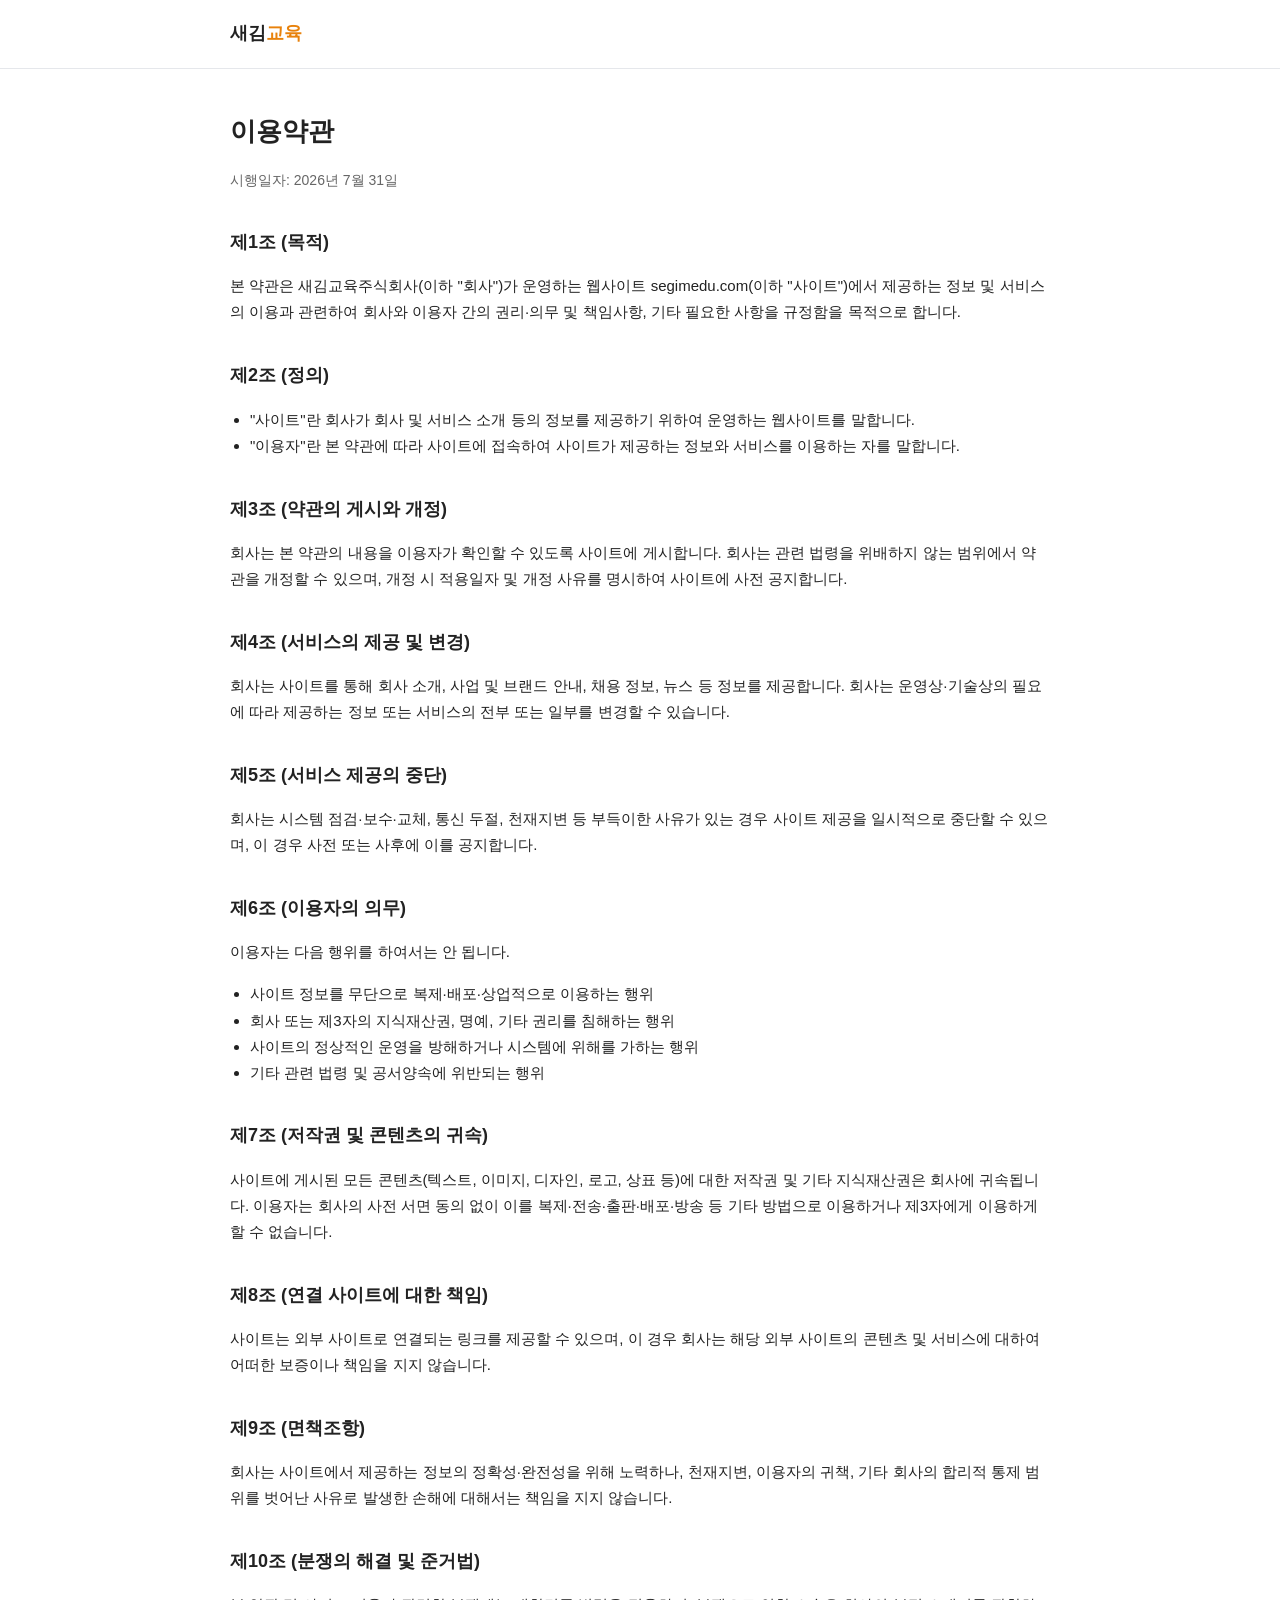
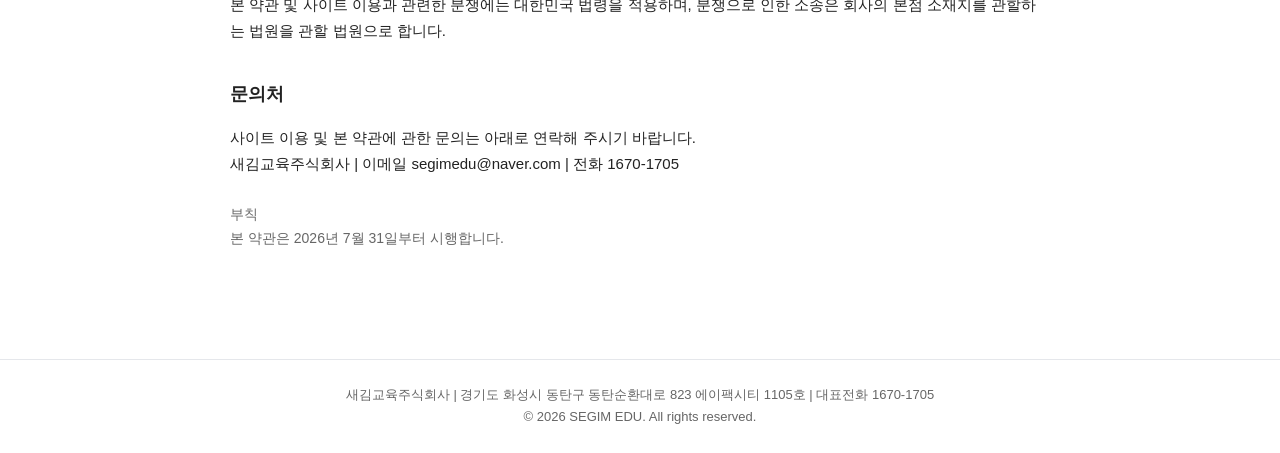
<file: terms.html>
<!DOCTYPE html>
<html lang="ko">
<head>
  <meta charset="UTF-8" />
  <meta name="viewport" content="width=device-width, initial-scale=1.0" />
  <title>이용약관 | 새김교육</title>
  <meta name="robots" content="index, follow" />
  <link rel="canonical" href="https://segimedu.com/terms" />
  <link rel="icon" href="/resource/imgs/favicon.png" type="image/png" />
  <style>
    :root { --accent:#E8820C; --ink:#222; --muted:#666; --line:#e5e7eb; }
    * { box-sizing:border-box; }
    body { font-family:-apple-system,BlinkMacSystemFont,"Segoe UI","Noto Sans KR",sans-serif;
      color:var(--ink); line-height:1.75; margin:0; background:#fff; }
    .wrap { max-width:860px; margin:0 auto; padding:32px 20px 80px; }
    header.top { border-bottom:1px solid var(--line); }
    header.top .inner { max-width:860px; margin:0 auto; padding:18px 20px; display:flex;
      align-items:center; justify-content:space-between; }
    header.top a.home { font-weight:700; color:var(--ink); text-decoration:none; font-size:18px; }
    header.top a.home span { color:var(--accent); }
    h1 { font-size:26px; margin:8px 0 4px; }
    .updated { color:var(--muted); font-size:14px; margin-bottom:28px; }
    h2 { font-size:18px; margin:34px 0 10px; }
    p, li { font-size:15px; }
    ul { padding-left:20px; }
    footer.bottom { border-top:1px solid var(--line); color:var(--muted); font-size:13px;
      text-align:center; padding:24px 20px; }
    a { color:var(--accent); }
  </style>
</head>
<body>
  <header class="top">
    <div class="inner">
      <a class="home" href="/">새김<span>교육</span></a>
    </div>
  </header>

  <main class="wrap">
    <h1>이용약관</h1>
    <p class="updated">시행일자: 2026년 7월 31일</p>

    <h2>제1조 (목적)</h2>
    <p>본 약관은 새김교육주식회사(이하 "회사")가 운영하는 웹사이트 segimedu.com(이하 "사이트")에서 제공하는 정보 및 서비스의 이용과 관련하여 회사와 이용자 간의 권리·의무 및 책임사항, 기타 필요한 사항을 규정함을 목적으로 합니다.</p>

    <h2>제2조 (정의)</h2>
    <ul>
      <li>"사이트"란 회사가 회사 및 서비스 소개 등의 정보를 제공하기 위하여 운영하는 웹사이트를 말합니다.</li>
      <li>"이용자"란 본 약관에 따라 사이트에 접속하여 사이트가 제공하는 정보와 서비스를 이용하는 자를 말합니다.</li>
    </ul>

    <h2>제3조 (약관의 게시와 개정)</h2>
    <p>회사는 본 약관의 내용을 이용자가 확인할 수 있도록 사이트에 게시합니다. 회사는 관련 법령을 위배하지 않는 범위에서 약관을 개정할 수 있으며, 개정 시 적용일자 및 개정 사유를 명시하여 사이트에 사전 공지합니다.</p>

    <h2>제4조 (서비스의 제공 및 변경)</h2>
    <p>회사는 사이트를 통해 회사 소개, 사업 및 브랜드 안내, 채용 정보, 뉴스 등 정보를 제공합니다. 회사는 운영상·기술상의 필요에 따라 제공하는 정보 또는 서비스의 전부 또는 일부를 변경할 수 있습니다.</p>

    <h2>제5조 (서비스 제공의 중단)</h2>
    <p>회사는 시스템 점검·보수·교체, 통신 두절, 천재지변 등 부득이한 사유가 있는 경우 사이트 제공을 일시적으로 중단할 수 있으며, 이 경우 사전 또는 사후에 이를 공지합니다.</p>

    <h2>제6조 (이용자의 의무)</h2>
    <p>이용자는 다음 행위를 하여서는 안 됩니다.</p>
    <ul>
      <li>사이트 정보를 무단으로 복제·배포·상업적으로 이용하는 행위</li>
      <li>회사 또는 제3자의 지식재산권, 명예, 기타 권리를 침해하는 행위</li>
      <li>사이트의 정상적인 운영을 방해하거나 시스템에 위해를 가하는 행위</li>
      <li>기타 관련 법령 및 공서양속에 위반되는 행위</li>
    </ul>

    <h2>제7조 (저작권 및 콘텐츠의 귀속)</h2>
    <p>사이트에 게시된 모든 콘텐츠(텍스트, 이미지, 디자인, 로고, 상표 등)에 대한 저작권 및 기타 지식재산권은 회사에 귀속됩니다. 이용자는 회사의 사전 서면 동의 없이 이를 복제·전송·출판·배포·방송 등 기타 방법으로 이용하거나 제3자에게 이용하게 할 수 없습니다.</p>

    <h2>제8조 (연결 사이트에 대한 책임)</h2>
    <p>사이트는 외부 사이트로 연결되는 링크를 제공할 수 있으며, 이 경우 회사는 해당 외부 사이트의 콘텐츠 및 서비스에 대하여 어떠한 보증이나 책임을 지지 않습니다.</p>

    <h2>제9조 (면책조항)</h2>
    <p>회사는 사이트에서 제공하는 정보의 정확성·완전성을 위해 노력하나, 천재지변, 이용자의 귀책, 기타 회사의 합리적 통제 범위를 벗어난 사유로 발생한 손해에 대해서는 책임을 지지 않습니다.</p>

    <h2>제10조 (분쟁의 해결 및 준거법)</h2>
    <p>본 약관 및 사이트 이용과 관련한 분쟁에는 대한민국 법령을 적용하며, 분쟁으로 인한 소송은 회사의 본점 소재지를 관할하는 법원을 관할 법원으로 합니다.</p>

    <h2>문의처</h2>
    <p>사이트 이용 및 본 약관에 관한 문의는 아래로 연락해 주시기 바랍니다.<br>
    새김교육주식회사 | 이메일 segimedu@naver.com | 전화 1670-1705</p>

    <p class="updated" style="margin-top:24px;">부칙<br>본 약관은 2026년 7월 31일부터 시행합니다.</p>
  </main>

  <footer class="bottom">
    새김교육주식회사 | 경기도 화성시 동탄구 동탄순환대로 823 에이팩시티 1105호 | 대표전화 1670-1705<br>
    © 2026 SEGIM EDU. All rights reserved.
  </footer>
</body>
</html>
</file>
<file: resource/css/index.css>
@charset "utf-8";

/* ============================================================
   [웹폰트] Pretendard — 로컬 호스팅 (resource/fonts)
   ============================================================ */
@font-face {
    font-family: 'Pretendard';
    font-weight: 400;
    font-style: normal;
    font-display: swap;
    src: url('../fonts/Pretendard-Regular.woff2') format('woff2');
}

@font-face {
    font-family: 'Pretendard';
    font-weight: 500;
    font-style: normal;
    font-display: swap;
    src: url('../fonts/Pretendard-Medium.woff2') format('woff2');
}

@font-face {
    font-family: 'Pretendard';
    font-weight: 700;
    font-style: normal;
    font-display: swap;
    src: url('../fonts/Pretendard-Bold.woff2') format('woff2');
}


/* ============================================================
   [기본 설정]
   ============================================================ */
:root {
    --point: #f08a1e;
    --navy: #22355c;
    --text: #222222;
    --text-sub: #8a9099;
    --line: #e8eaee;
    --gnb-h: 84px;
    /* 헤더 하단 2depth 서브 바 높이 */
    --subbar-h: 58px;
}

* {
    margin: 0;
    padding: 0;
    box-sizing: border-box;
}

html {
    -webkit-text-size-adjust: 100%;
}

body {
    font-family: 'Pretendard', 'Apple SD Gothic Neo', 'Malgun Gothic', 'Noto Sans KR', sans-serif;
    color: var(--text);
    background: #fff;
    line-height: 1.5;
    word-break: keep-all;
    overflow-x: hidden;
}

img {
    display: block;
    max-width: 100%;
    height: auto;
}

ul,
ol {
    list-style: none;
}

a {
    color: inherit;
    text-decoration: none;
}

button {
    font: inherit;
    color: inherit;
    background: none;
    border: 0;
    cursor: pointer;
}

body.menu-open {
    overflow: hidden;
}


/* ============================================================
   [공통 GNB]
   ============================================================ */
.gnb {
    position: fixed;
    top: 0;
    left: 0;
    z-index: 100;
    width: 100%;
    height: var(--gnb-h);
    background: #fff;
    transition: box-shadow .3s ease;
}

.gnb.is-scrolled {
    box-shadow: 0 2px 12px rgba(0, 0, 0, .06);
}

.gnb-inner {
    position: relative;
    display: flex;
    align-items: center;
    justify-content: center;
    width: 100%;
    max-width: 1920px;
    height: 100%;
    margin: 0 auto;
    padding: 0 clamp(20px, 4vw, 60px);
}

/* 로고 : 왼쪽 고정 */
.gnb-logo {
    position: absolute;
    left: clamp(20px, 4vw, 60px);
    top: 50%;
    transform: translateY(-50%);
    display: block;
}

.gnb-logo img {
    width: auto;
    height: clamp(24px, 2.4vw, 34px);
}


.gnb-menu {
    height: 100%;
}

.menu-list {
    display: flex;
    align-items: center;
    height: 100%;
    gap: clamp(28px, 4.6vw, 84px);
}

.menu-item {
    position: relative;
    display: flex;
    align-items: center;
    height: 100%;
}

/* 링크를 GNB 바 높이만큼 잡아 밑줄이 바 하단에 붙게 함
   (padding-top으로 글자만 살짝 아래로) */
.menu-link {
    position: relative;
    display: inline-flex;
    align-items: center;
    box-sizing: border-box;
    height: var(--gnb-h);
    padding: 10px 2px 0;
    font-size: clamp(16px, 1.05vw, 18px); /* 260731 폰트 사이즈2px UP */
    font-weight: 400;
    letter-spacing: .02em;
    text-transform: uppercase;
    color: var(--text);
    white-space: nowrap;
    transition: color .2s ease;
}

/* 1depth 활성 밑줄 : 글자 폭만큼 짧게, 가운데서 펼쳐짐 */
.menu-link::after {
    content: '';
    position: absolute;
    left: 0;
    right: 0;
    bottom: 0;
    height: 3px;
    background: var(--point);
    opacity: 0;
    transform: scaleX(.4);
    transition: transform .28s ease-out, opacity .28s ease-out;
}

/* 현재 페이지는 호버 없이도 상시 표시 */
.menu-link.on {
    color: var(--point);
}

.menu-link.on::after {
    opacity: 1;
    transform: scaleX(1);
}

/* 호버 표시는 마우스 기기에서만 */
@media (hover: hover) and (pointer: fine) {

    .menu-item:hover>.menu-link,
    .menu-item.is-open>.menu-link {
        color: var(--point);
    }

    .menu-item:hover>.menu-link::after,
    .menu-item.is-open>.menu-link::after {
        opacity: 1;
        transform: scaleX(1);
    }
}


/* ---- 2depth : 헤더 하단 전체 폭 서브 바 ---- */
.gnb::after {
    content: '';
    position: absolute;
    top: 100%;
    left: 0;
    width: 100%;
    height: 0;
    background: #fff;
    border-bottom: 1px solid var(--line);
    opacity: 0;
    pointer-events: none;
    transition: height .32s ease-out, opacity .32s ease-out;
}

.gnb.sub-open::after {
    height: var(--subbar-h);
    opacity: 1;
    pointer-events: auto;
}

.sub-list {
    position: absolute;
    top: 100%;
    left: 0;
    z-index: 1;
    display: flex;
    align-items: center;
    height: var(--subbar-h);
    gap: clamp(20px, 2.4vw, 44px);
    white-space: nowrap;
    opacity: 0;
    visibility: hidden;
    transform: translateY(-6px);
    transition: opacity .28s ease-out, transform .28s ease-out, visibility .28s;
}

.menu-item.is-open>.sub-list {
    opacity: 1;
    visibility: visible;
    transform: none;
}

/* 상시 노출 페이지는 첫 렌더부터 펼친 상태로 그림 (로드 직후 내려오는 모션 방지).
   JS가 준비되면 .sub-ready가 붙어 이 규칙이 빠지고 is-open이 이어받음 — 값이 같아 트랜지션 없음 */
@media (min-width: 1025px) {

    .has-subbar:not(.sub-ready) .gnb::after {
        height: var(--subbar-h);
        opacity: 1;
        pointer-events: auto;
    }

    .has-subbar:not(.sub-ready) .menu-link.on~.sub-list {
        opacity: 1;
        visibility: visible;
        transform: none;
    }
}

.sub-list a {
    position: relative;
    display: block;
    font-size: clamp(14px, 1vw, 16px);
    color: var(--navy);
    white-space: nowrap;
    transition: color .2s ease;
}

.sub-list a:hover {
    color: var(--point);
}

/* 현재 보고 있는 페이지 : 주황 + 밑줄 (common.js가 .on 부여) */
.sub-list a.on {
    color: var(--point);
}

.sub-list a.on::after {
    content: '';
    position: absolute;
    left: 0;
    right: 0;
    bottom: -6px;
    height: 2px;
    background: var(--point);
}

/* 모바일 전용 버튼 (PC 숨김) */
.menu-btn,
.sub-btn {
    display: none;
}


/* ============================================================
   히어로
   ============================================================ */

.page {
    padding-top: var(--gnb-h);
}

/* 서브바를 상시 펼쳐 두는 페이지(Careers 등) : 그 높이만큼 본문을 더 내림 */
.has-subbar .page {
    padding-top: calc(var(--gnb-h) + var(--subbar-h));
}

/* 순서 : 배경 이미지 → 오버레이(z-index 1) → 텍스트(z-index 2) */
.hero {
    position: relative;
    display: flex;
    align-items: center;
    justify-content: center;
    width: 100%;
    height: calc(var(--app-h, 100vh) - var(--gnb-h));
    height: calc(100dvh - var(--gnb-h));
    padding: 0 20px;
    overflow: hidden;
    background: #07090f url('../imgs/main.png') no-repeat center center / cover;
}

/* 다크 오버레이 : 배경 위, 텍스트 아래 / 클릭 통과 */
.hero::before {
    content: '';
    position: absolute;
    inset: 0;
    z-index: 1;
    pointer-events: none;
    background: linear-gradient(180deg, rgba(0, 0, 0, .30) 0%, rgba(0, 0, 0, .12) 45%, rgba(0, 0, 0, .28) 100%);
}


@media (hover: hover) and (pointer: fine) {
    .hero-glow {
        position: absolute;
        top: 0;
        left: 0;
        z-index: 1;
        width: 500px;
        height: 500px;
        margin: -250px 0 0 -250px;
        pointer-events: none;
        background: radial-gradient(circle,
                rgba(255, 220, 160, .20) 0%,
                rgba(255, 220, 160, .09) 35%,
                rgba(255, 220, 160, 0) 70%);
        mix-blend-mode: screen;
        opacity: 0;
        transition: opacity .45s ease;
        will-change: transform;
    }

    /* 히어로 진입 시 페이드 인 */
    .hero-glow.is-on {
        opacity: 1;
    }
}

/* 카피 : 오버레이 위 */
.hero-copy {
    position: relative;
    z-index: 2;
    text-align: center;
    /* 리빌 타이밍 (그라데이션 스윕 시작 시점 계산에 재사용) */
    --reveal-dur: 1.6s;
    --reveal-delay: 1.00s;
}

/* 줄 마스크 : 넘치는 부분을 잘라 텍스트가 아래에서 올라오게 함 */
.hero-line {
    overflow: hidden;
}

.hero-line+.hero-line {
    margin-top: clamp(8px, 1.2vw, 16px);
}

/* 로드 시 1회 리빌 : 마스크 아래(110%)에서 제자리로 */
@keyframes heroLineUp {
    from {
        opacity: 0;
        transform: translateY(110%);
    }

    to {
        opacity: 1;
        transform: translateY(0);
    }
}

.hero-sub,
.hero-title {
    animation: heroLineUp var(--reveal-dur) cubic-bezier(.22, 1, .36, 1) both;
}

/* 스태거 : 서브타이틀 먼저, 타이틀이 --reveal-delay 만큼 뒤 */
.hero-title {
    animation-delay: var(--reveal-delay);
}

.hero-sub {
    font-size: clamp(16px, 2.1vw, 34px);
    font-weight: 400;
    letter-spacing: .01em;
    color: var(--point);
    text-shadow: 0 1px 6px rgba(0, 0, 0, .4);
}

.hero-title {
    font-size: clamp(30px, 5.2vw, 74px);
    font-weight: 800;
    line-height: 1.25;
    letter-spacing: -.01em;
    color: #fff;
     text-shadow: 0 1px 6px rgba(0, 0, 0, .4);
}



@keyframes heroTitleSheen {

    0% {
        background-position: 100% 0;
    }

    55%,
    100% {
        background-position: 0% 0;
    }
}

@supports ((background-clip: text) or (-webkit-background-clip: text)) {
    .txt-sheen {
        background-image: linear-gradient(110deg, #fff 40%, var(--point) 50%, #fff 60%);
        background-repeat: no-repeat;
        background-size: 250% 100%;
        background-position: 100% 0;
        -webkit-background-clip: text;
        background-clip: text;
        color: transparent;
        -webkit-text-fill-color: transparent;
        text-shadow: none;
        filter: drop-shadow(0 1px 4px rgba(0, 0, 0, .45)); 
        animation:
            heroLineUp var(--reveal-dur) cubic-bezier(.22, 1, .36, 1) var(--reveal-delay, 0s) both,
            heroTitleSheen 4s ease-out calc(var(--reveal-delay, 0s) + var(--reveal-dur)) infinite;
    }
}

/* 모션 최소화 설정 : 리빌·스윕 없이 흰색 텍스트로 즉시 표시 */
@media (prefers-reduced-motion: reduce) {

    .hero-sub,
    .hero-title,
    .txt-sheen {
        animation: none;
    }

    .txt-sheen {
        background-image: none;
        color: #fff;
        -webkit-text-fill-color: #fff;
        text-shadow: 0 4px 24px rgba(0, 0, 0, .4);
        filter: none;
    }

    /* 마우스 글로우도 제거 (JS에서도 초기화하지 않음) */
    .hero-glow {
        display: none;
    }
}


/* ============================================================
   [공통 푸터] — 히어로 아래 일반 문서 흐름 (스크롤하면 노출)
   ============================================================ */
.footer {
    width: 100%;
    padding: clamp(30px, 4vw, 48px) 0;
    background: #f7f8f9;
    border-top: 1px solid var(--line);
}

.footer-inner {
    width: 100%;
    max-width: 1400px;
    margin: 0 auto;
    padding: 0 clamp(20px, 4vw, 60px);
}

/* 약관 링크 */
.footer-link {
    display: flex;
    flex-wrap: wrap;
    gap: 10px clamp(20px, 3vw, 44px);
    margin-bottom: clamp(20px, 3vw, 40px);
}

.footer-link a {
    font-size: clamp(13px, 1vw, 15px);
    font-weight: 500;
    color: #444;
    transition: color .2s ease;
}

.footer-link a:hover {
    color: var(--point);
}

/* 사업자 정보 */
.footer-info p {
    display: flex;
    flex-wrap: wrap;
    gap: 4px clamp(14px, 2vw, 30px);
    margin-top: 8px;
    font-size: clamp(12px, .92vw, 15px);
    color: var(--text-sub);
}

.footer-info p:first-child {
    margin-top: 0;
}


/* ============================================================
   [스크롤 리빌] — 모든 페이지 공용
   .reveal 요소가 화면에 들어오면 common.js가 .is-in 부여 (1회)
   개별 지연은 인라인 --d 로 (예: style="--d:.12s")
   ============================================================ */
.js .reveal {
    opacity: 0;
    transform: translateY(20px);
    transition: opacity .6s ease-out, transform .6s ease-out;
    transition-delay: var(--d, 0s);
}

.js .reveal.is-in {
    opacity: 1;
    transform: none;
}

/* 모션 최소화 설정 : 애니메이션 없이 바로 보이게 */
@media (prefers-reduced-motion: reduce) {
    .js .reveal {
        opacity: 1;
        transform: none;
        transition: none;
    }
}


/* ============================================================
   [반응형] 1024px 이하
   ============================================================ */
@media (max-width: 1024px) {
    :root {
        --gnb-h: 60px;
    }

    /* 햄버거 버튼 */
    .menu-btn {
        position: absolute;
        right: clamp(16px, 4vw, 30px);
        top: 50%;
        transform: translateY(-50%);
        display: flex;
        flex-direction: column;
        justify-content: center;
        gap: 5px;
        width: 30px;
        height: 30px;
        z-index: 2;
    }

    .menu-btn-bar {
        display: block;
        width: 24px;
        height: 2px;
        background: var(--text);
        transition: transform .3s ease, opacity .2s ease;
    }

    /* 열림 상태 → X 아이콘 */
    body.menu-open .menu-btn-bar:nth-child(1) {
        transform: translateY(7px) rotate(45deg);
    }

    body.menu-open .menu-btn-bar:nth-child(2) {
        opacity: 0;
    }

    body.menu-open .menu-btn-bar:nth-child(3) {
        transform: translateY(-7px) rotate(-45deg);
    }

    /* 전체메뉴 패널 (오른쪽에서 슬라이드) */
    .gnb-menu {
        position: fixed;
        top: var(--gnb-h);
        right: 0;
        width: min(340px, 86vw);
        height: calc(100% - var(--gnb-h));
        padding: 10px 0 40px;
        background: #fff;
        overflow-y: auto;
        -webkit-overflow-scrolling: touch;
        transform: translateX(100%);
        transition: transform .35s ease;
    }

    body.menu-open .gnb-menu {
        transform: translateX(0);
    }

    /* 서브 바는 PC 전용 — 모바일은 아코디언 유지 */
    .gnb::after {
        display: none;
    }

    /* 서브바가 없으니 본문 오프셋도 헤더 높이만 */
    .has-subbar .page {
        padding-top: var(--gnb-h);
    }

    .menu-link::after {
        display: none;
    }

    .menu-list {
        display: block;
        height: auto;
    }

    .menu-item {
        display: block;
        height: auto;
        border-bottom: 1px solid var(--line);
    }

    /* 모바일 패널 : 바 높이 고정 해제 */
    .menu-link {
        display: block;
        height: auto;
        padding: 18px clamp(20px, 5vw, 28px);
        font-size: 17px;
        font-weight: 600;
    }

    /* 하위메뉴 열기 버튼 (+ / − 모양) */
    .sub-btn {
        position: absolute;
        right: 0;
        top: 0;
        display: block;
        width: 58px;
        height: 58px;
    }

    .sub-btn::before,
    .sub-btn::after {
        content: '';
        position: absolute;
        left: 50%;
        top: 50%;
        width: 13px;
        height: 2px;
        margin: -1px 0 0 -6.5px;
        background: #666;
        transition: transform .3s ease;
    }

    .sub-btn::after {
        transform: rotate(90deg);
    }

    .menu-item.is-open .sub-btn::after {
        transform: rotate(0);
    }

    /* 아코디언 : PC 서브 바 스타일(가로 flex·고정 높이)을 되돌림 */
    .sub-list {
        position: static;
        display: block;
        height: auto;
        max-height: 0;
        gap: 0;
        padding: 0;
        background: #fafbfc;
        white-space: normal;
        opacity: 1;
        visibility: visible;
        overflow: hidden;
        transform: none;
        transition: max-height .35s ease, padding .35s ease;
    }

    .menu-item.is-open>.sub-list {
        max-height: 300px;
        padding: 8px 0;
        transform: none;
    }

    .sub-list a {
        padding: 11px clamp(20px, 5vw, 28px);
        font-size: 15px;
        text-align: left;
    }

    /* 배경 딤 */
    .menu-dim {
        position: fixed;
        inset: 0;
        z-index: 90;
        background: rgba(0, 0, 0, .35);
        opacity: 0;
        visibility: hidden;
        transition: opacity .3s ease, visibility .3s;
    }

    body.menu-open .menu-dim {
        opacity: 1;
        visibility: visible;
    }
}


/* ============================================================
   [반응형] 640px 이하 : 소형 폰 (아이폰 SE 375×667 대응)
   ============================================================ */
@media (max-width: 640px) {
    :root {
        --gnb-h: 56px;
    }

    .gnb-logo img {
        height: 22px;
    }

    .hero-sub {
        font-size: clamp(14px, 4.4vw, 20px);
    }

    .hero-title {
        font-size: clamp(26px, 8.6vw, 40px);
    }

    .footer-link {
        gap: 8px 24px;
        margin-bottom: 18px;
    }

    .footer-info p {
        gap: 2px 14px;
        line-height: 1.7;
    }
}

@media (max-height: 700px) {
    .hero-sub {
        font-size: min(clamp(14px, 2.4vh, 22px), 4.6vw);
    }

    .hero-title {
        font-size: min(clamp(24px, 5.6vh, 46px), 8.4vw);
    }
}

/* 320px 초소형 폰 */
@media (max-width: 360px) {
    .gnb-menu {
        width: 100%;
    }

    .footer-info p {
        flex-direction: column;
        gap: 3px;
    }
}
</file>
<file: resource/css/about.css>
@charset "utf-8";

/* ============================================================
   [About] 회사소개 배너 + History 타임라인
   ============================================================ */
:root {
    --hist-bg: #fbf7f1;
    --tl-navy: #182039;
    --tl-year: #263957;
    --tl-txt: #5c677d;
    --tl-red: #e72836;
}


/* ------------------------------------------------------------
   회사소개 배너 (#intro)
   ------------------------------------------------------------ */
.ab-ban {
    position: relative;
    width: 100%;
    height: calc(var(--app-h, 100vh) - var(--gnb-h));
    height: calc(100dvh - var(--gnb-h));
    min-height: 420px;
    overflow: hidden;
    background: #0b1220 url('../imgs/about.png') no-repeat center center / cover;
}

/* 스크림 : 좌측·하단으로 갈수록 어둡게 (message 배너와 동일 방식) */
.ab-ban::before {
    content: '';
    position: absolute;
    inset: 0;
    z-index: 1;
    pointer-events: none;
    background:
        linear-gradient(100deg, rgba(0, 0, 0, .55) 0%, rgba(0, 0, 0, .28) 40%, rgba(0, 0, 0, .04) 74%),
        linear-gradient(180deg, rgba(0, 0, 0, .28) 0%, rgba(0, 0, 0, 0) 36%, rgba(0, 0, 0, .42) 100%);
}

/* 발광점 레이어 : 배경 이미지 위 · 텍스트 아래 */
.ab-glints {
    position: absolute;
    inset: 0;
    z-index: 1;
    overflow: hidden;
    pointer-events: none;
}

/* 점 하나 : 흰 점 + 따뜻한 halo (위치·크기·속도는 아래 nth-child에서) */
.ab-glints span {
    position: absolute;
    left: var(--x);
    top: var(--y);
    width: 3px;
    height: 3px;
    border-radius: 50%;
    background: #fff;
    box-shadow:
        0 0 6px 1px rgba(255, 240, 210, .85),
        0 0 14px 4px rgba(255, 240, 210, .35);
    opacity: 0;
    animation: abGlint 4s ease-in-out infinite;
}

/* 켜졌다 꺼지는 펄스 (--s 로 점마다 크기 차이) */
@keyframes abGlint {

    0%,
    100% {
        opacity: 0;
        transform: scale(calc(var(--s, 1) * .6));
    }

    50% {
        opacity: 1;
        transform: scale(var(--s, 1));
    }
}

/* 위치·크기·속도·시작 시점 전부 다르게 (은하수처럼 불규칙하게) */
.ab-glints span:nth-child(1) {
    --x: 6.1%;
    --y: 47.7%;
    --s: 1.34;
    animation-duration: 7.0s;
    animation-delay: 2.9s
}

.ab-glints span:nth-child(2) {
    --x: 94.2%;
    --y: 3.1%;
    --s: 0.97;
    animation-duration: 4.5s;
    animation-delay: 0.6s
}

.ab-glints span:nth-child(3) {
    --x: 29.5%;
    --y: 66.3%;
    --s: 1.11;
    animation-duration: 6.1s;
    animation-delay: 0.5s
}

.ab-glints span:nth-child(4) {
    --x: 11.1%;
    --y: 24.1%;
    --s: 0.66;
    animation-duration: 3.9s;
    animation-delay: 2.8s
}

.ab-glints span:nth-child(5) {
    --x: 71.5%;
    --y: 48.4%;
    --s: 1.32;
    animation-duration: 5.6s;
    animation-delay: 3.9s
}

.ab-glints span:nth-child(6) {
    --x: 71.2%;
    --y: 34.8%;
    --s: 0.67;
    animation-duration: 7.1s;
    animation-delay: 1.7s
}

.ab-glints span:nth-child(7) {
    --x: 60.6%;
    --y: 75.0%;
    --s: 0.86;
    animation-duration: 5.1s;
    animation-delay: 4.9s
}

.ab-glints span:nth-child(8) {
    --x: 84.1%;
    --y: 35.8%;
    --s: 1.14;
    animation-duration: 4.4s;
    animation-delay: 4.4s
}

.ab-glints span:nth-child(9) {
    --x: 85.4%;
    --y: 91.2%;
    --s: 0.88;
    animation-duration: 6.8s;
    animation-delay: 3.6s
}

.ab-glints span:nth-child(10) {
    --x: 87.1%;
    --y: 25.7%;
    --s: 1.06;
    animation-duration: 6.0s;
    animation-delay: 2.2s
}

.ab-glints span:nth-child(11) {
    --x: 73.0%;
    --y: 22.5%;
    --s: 1.04;
    animation-duration: 6.6s;
    animation-delay: 3.2s
}

.ab-glints span:nth-child(12) {
    --x: 21.0%;
    --y: 72.3%;
    --s: 0.93;
    animation-duration: 4.2s;
    animation-delay: 5.3s
}

.ab-glints span:nth-child(13) {
    --x: 46.6%;
    --y: 38.1%;
    --s: 1.51;
    animation-duration: 3.5s;
    animation-delay: 3.9s
}

.ab-glints span:nth-child(14) {
    --x: 38.7%;
    --y: 12.0%;
    --s: 1.47;
    animation-duration: 7.1s;
    animation-delay: 0.0s
}

.ab-glints span:nth-child(15) {
    --x: 65.2%;
    --y: 63.5%;
    --s: 0.99;
    animation-duration: 4.4s;
    animation-delay: 1.5s
}

.ab-glints span:nth-child(16) {
    --x: 30.4%;
    --y: 45.8%;
    --s: 0.65;
    animation-duration: 3.4s;
    animation-delay: 4.8s
}

.ab-glints span:nth-child(17) {
    --x: 56.9%;
    --y: 64.0%;
    --s: 1.19;
    animation-duration: 6.4s;
    animation-delay: 1.6s
}

.ab-glints span:nth-child(18) {
    --x: 88.2%;
    --y: 61.9%;
    --s: 1.40;
    animation-duration: 3.6s;
    animation-delay: 3.7s
}

.ab-glints span:nth-child(19) {
    --x: 36.4%;
    --y: 76.3%;
    --s: 1.25;
    animation-duration: 7.0s;
    animation-delay: 1.5s
}

.ab-glints span:nth-child(20) {
    --x: 55.7%;
    --y: 6.6%;
    --s: 1.25;
    animation-duration: 6.9s;
    animation-delay: 4.5s
}

.ab-glints span:nth-child(21) {
    --x: 22.0%;
    --y: 86.3%;
    --s: 0.84;
    animation-duration: 7.0s;
    animation-delay: 0.9s
}

.ab-glints span:nth-child(22) {
    --x: 47.1%;
    --y: 21.0%;
    --s: 0.92;
    animation-duration: 4.0s;
    animation-delay: 3.4s
}

.ab-glints span:nth-child(23) {
    --x: 70.2%;
    --y: 88.4%;
    --s: 0.86;
    animation-duration: 3.5s;
    animation-delay: 4.9s
}

.ab-glints span:nth-child(24) {
    --x: 28.0%;
    --y: 8.6%;
    --s: 1.03;
    animation-duration: 4.2s;
    animation-delay: 0.4s
}

.ab-glints span:nth-child(25) {
    --x: 52.0%;
    --y: 78.3%;
    --s: 0.92;
    animation-duration: 5.2s;
    animation-delay: 2.0s
}

.ab-glints span:nth-child(26) {
    --x: 54.7%;
    --y: 23.8%;
    --s: 1.45;
    animation-duration: 4.4s;
    animation-delay: 1.4s
}

.ab-glints span:nth-child(27) {
    --x: 88.5%;
    --y: 12.1%;
    --s: 1.36;
    animation-duration: 5.5s;
    animation-delay: 0.9s
}

.ab-glints span:nth-child(28) {
    --x: 32.4%;
    --y: 35.2%;
    --s: 0.95;
    animation-duration: 3.5s;
    animation-delay: 3.6s
}

.ab-glints span:nth-child(29) {
    --x: 97.8%;
    --y: 46.7%;
    --s: 1.48;
    animation-duration: 5.6s;
    animation-delay: 2.0s
}

.ab-glints span:nth-child(30) {
    --x: 11.2%;
    --y: 75.0%;
    --s: 1.02;
    animation-duration: 3.2s;
    animation-delay: 1.5s
}

.ab-glints span:nth-child(31) {
    --x: 43.8%;
    --y: 3.7%;
    --s: 1.31;
    animation-duration: 5.6s;
    animation-delay: 0.4s
}

.ab-glints span:nth-child(32) {
    --x: 63.0%;
    --y: 12.0%;
    --s: 0.83;
    animation-duration: 3.9s;
    animation-delay: 2.8s
}

.ab-glints span:nth-child(33) {
    --x: 96.9%;
    --y: 84.9%;
    --s: 1.34;
    animation-duration: 3.8s;
    animation-delay: 5.5s
}

.ab-glints span:nth-child(34) {
    --x: 89.0%;
    --y: 79.7%;
    --s: 1.19;
    animation-duration: 4.8s;
    animation-delay: 0.9s
}

.ab-glints span:nth-child(35) {
    --x: 28.9%;
    --y: 89.9%;
    --s: 1.45;
    animation-duration: 6.4s;
    animation-delay: 4.8s
}

.ab-glints span:nth-child(36) {
    --x: 95.9%;
    --y: 60.4%;
    --s: 1.18;
    animation-duration: 6.1s;
    animation-delay: 0.2s
}

.ab-glints span:nth-child(37) {
    --x: 61.3%;
    --y: 22.5%;
    --s: 1.33;
    animation-duration: 6.2s;
    animation-delay: 2.7s
}

.ab-glints span:nth-child(38) {
    --x: 20.8%;
    --y: 21.2%;
    --s: 0.80;
    animation-duration: 5.3s;
    animation-delay: 3.5s
}

.ab-glints span:nth-child(39) {
    --x: 46.7%;
    --y: 70.6%;
    --s: 1.41;
    animation-duration: 3.6s;
    animation-delay: 4.1s
}

.ab-glints span:nth-child(40) {
    --x: 13.1%;
    --y: 44.4%;
    --s: 1.52;
    animation-duration: 6.8s;
    animation-delay: 5.0s
}

.ab-glints span:nth-child(41) {
    --x: 72.4%;
    --y: 3.2%;
    --s: 1.38;
    animation-duration: 6.7s;
    animation-delay: 4.6s
}

.ab-glints span:nth-child(42) {
    --x: 97.3%;
    --y: 18.8%;
    --s: 1.15;
    animation-duration: 6.8s;
    animation-delay: 2.6s
}

.ab-glints span:nth-child(43) {
    --x: 68.0%;
    --y: 80.2%;
    --s: 0.79;
    animation-duration: 5.3s;
    animation-delay: 5.3s
}

.ab-glints span:nth-child(44) {
    --x: 23.5%;
    --y: 60.8%;
    --s: 1.19;
    animation-duration: 4.2s;
    animation-delay: 4.2s
}

.ab-glints span:nth-child(45) {
    --x: 71.0%;
    --y: 63.0%;
    --s: 1.00;
    animation-duration: 6.9s;
    animation-delay: 3.7s
}

.ab-glints span:nth-child(46) {
    --x: 47.0%;
    --y: 49.4%;
    --s: 1.03;
    animation-duration: 6.6s;
    animation-delay: 0.3s
}

.ab-glints span:nth-child(47) {
    --x: 27.1%;
    --y: 79.0%;
    --s: 1.32;
    animation-duration: 4.0s;
    animation-delay: 5.5s
}

.ab-glints span:nth-child(48) {
    --x: 40.8%;
    --y: 25.1%;
    --s: 1.33;
    animation-duration: 3.3s;
    animation-delay: 4.3s
}

.ab-glints span:nth-child(49) {
    --x: 19.4%;
    --y: 9.5%;
    --s: 1.36;
    animation-duration: 5.5s;
    animation-delay: 5.8s
}

.ab-glints span:nth-child(50) {
    --x: 52.5%;
    --y: 89.9%;
    --s: 1.37;
    animation-duration: 5.8s;
    animation-delay: 4.4s
}

.ab-glints span:nth-child(51) {
    --x: 79.4%;
    --y: 10.3%;
    --s: 0.65;
    animation-duration: 6.8s;
    animation-delay: 5.2s
}

.ab-glints span:nth-child(52) {
    --x: 3.7%;
    --y: 76.0%;
    --s: 0.81;
    animation-duration: 5.0s;
    animation-delay: 0.2s
}

.ab-glints span:nth-child(53) {
    --x: 77.9%;
    --y: 50.6%;
    --s: 1.11;
    animation-duration: 5.2s;
    animation-delay: 5.0s
}

.ab-glints span:nth-child(54) {
    --x: 81.6%;
    --y: 23.6%;
    --s: 1.11;
    animation-duration: 5.3s;
    animation-delay: 4.4s
}

.ab-glints span:nth-child(55) {
    --x: 89.9%;
    --y: 46.5%;
    --s: 0.98;
    animation-duration: 4.6s;
    animation-delay: 4.1s
}

.ab-glints span:nth-child(56) {
    --x: 46.3%;
    --y: 91.1%;
    --s: 0.92;
    animation-duration: 6.1s;
    animation-delay: 2.8s
}

.ab-glints span:nth-child(57) {
    --x: 39.2%;
    --y: 53.1%;
    --s: 1.40;
    animation-duration: 4.6s;
    animation-delay: 3.5s
}

.ab-glints span:nth-child(58) {
    --x: 28.1%;
    --y: 19.8%;
    --s: 1.27;
    animation-duration: 4.2s;
    animation-delay: 0.8s
}

.ab-glints span:nth-child(59) {
    --x: 36.4%;
    --y: 89.9%;
    --s: 1.11;
    animation-duration: 6.9s;
    animation-delay: 2.8s
}

.ab-glints span:nth-child(60) {
    --x: 96.3%;
    --y: 33.6%;
    --s: 1.50;
    animation-duration: 5.6s;
    animation-delay: 2.7s
}

.ab-glints span:nth-child(61) {
    --x: 7.0%;
    --y: 89.3%;
    --s: 1.03;
    animation-duration: 3.9s;
    animation-delay: 2.0s
}

.ab-glints span:nth-child(62) {
    --x: 20.0%;
    --y: 52.3%;
    --s: 1.20;
    animation-duration: 6.5s;
    animation-delay: 5.5s
}

.ab-glints span:nth-child(63) {
    --x: 18.8%;
    --y: 36.6%;
    --s: 1.26;
    animation-duration: 6.8s;
    animation-delay: 5.2s
}

.ab-glints span:nth-child(64) {
    --x: 16.1%;
    --y: 57.1%;
    --s: 1.57;
    animation-duration: 5.8s;
    animation-delay: 2.3s
}

.ab-glints span:nth-child(65) {
    --x: 61.2%;
    --y: 46.0%;
    --s: 1.24;
    animation-duration: 4.1s;
    animation-delay: 0.3s
}

.ab-glints span:nth-child(66) {
    --x: 51.5%;
    --y: 51.5%;
    --s: 1.55;
    animation-duration: 6.0s;
    animation-delay: 3.6s
}

.ab-glints span:nth-child(67) {
    --x: 6.8%;
    --y: 32.6%;
    --s: 1.30;
    animation-duration: 5.2s;
    animation-delay: 4.8s
}

.ab-glints span:nth-child(68) {
    --x: 2.6%;
    --y: 9.2%;
    --s: 0.87;
    animation-duration: 5.5s;
    animation-delay: 3.9s
}

.ab-glints span:nth-child(69) {
    --x: 97.9%;
    --y: 73.0%;
    --s: 1.35;
    animation-duration: 4.6s;
    animation-delay: 3.9s
}

.ab-glints span:nth-child(70) {
    --x: 64.9%;
    --y: 37.5%;
    --s: 1.21;
    animation-duration: 4.1s;
    animation-delay: 1.5s
}

.ab-glints span:nth-child(71) {
    --x: 56.9%;
    --y: 31.5%;
    --s: 1.28;
    animation-duration: 5.0s;
    animation-delay: 1.9s
}

.ab-glints span:nth-child(72) {
    --x: 44.3%;
    --y: 62.7%;
    --s: 1.03;
    animation-duration: 4.9s;
    animation-delay: 1.6s
}

.ab-glints span:nth-child(73) {
    --x: 10.7%;
    --y: 11.2%;
    --s: 0.84;
    animation-duration: 5.5s;
    animation-delay: 2.6s
}

.ab-glints span:nth-child(74) {
    --x: 11.8%;
    --y: 84.7%;
    --s: 0.73;
    animation-duration: 6.3s;
    animation-delay: 1.9s
}

.ab-glints span:nth-child(75) {
    --x: 78.7%;
    --y: 33.4%;
    --s: 1.19;
    animation-duration: 6.1s;
    animation-delay: 5.1s
}

.ab-glints span:nth-child(76) {
    --x: 77.5%;
    --y: 72.8%;
    --s: 1.35;
    animation-duration: 6.8s;
    animation-delay: 4.6s
}

.ab-glints span:nth-child(77) {
    --x: 79.2%;
    --y: 58.5%;
    --s: 1.57;
    animation-duration: 5.3s;
    animation-delay: 2.1s
}

.ab-glints span:nth-child(78) {
    --x: 2.5%;
    --y: 62.9%;
    --s: 1.54;
    animation-duration: 4.5s;
    animation-delay: 5.3s
}

.ab-glints span:nth-child(79) {
    --x: 13.8%;
    --y: 33.3%;
    --s: 0.76;
    animation-duration: 5.0s;
    animation-delay: 2.5s
}

.ab-glints span:nth-child(80) {
    --x: 2.0%;
    --y: 19.0%;
    --s: 0.73;
    animation-duration: 3.5s;
    animation-delay: 4.3s
}

.ab-glints span:nth-child(81) {
    --x: 38.4%;
    --y: 57.7%;
    --s: 1.20;
    animation-duration: 6.8s;
    animation-delay: 1.4s
}

.ab-glints span:nth-child(82) {
    --x: 35.8%;
    --y: 34.7%;
    --s: 1.38;
    animation-duration: 3.6s;
    animation-delay: 4.5s
}

.ab-glints span:nth-child(83) {
    --x: 76.7%;
    --y: 93.1%;
    --s: 1.43;
    animation-duration: 6.9s;
    animation-delay: 3.6s
}

.ab-glints span:nth-child(84) {
    --x: 61.7%;
    --y: 85.4%;
    --s: 0.99;
    animation-duration: 5.6s;
    animation-delay: 5.1s
}

/* 모션 최소화 : 발광점 숨김 */
@media (prefers-reduced-motion: reduce) {
    .ab-glints {
        display: none;
    }
}

/* 라벨은 위, 카피는 아래 (ref3 배치) */
.ab-ban-inner {
    position: relative;
    z-index: 2;
    display: flex;
    flex-direction: column;
    justify-content: space-between;
    width: 100%;
    max-width: 1400px;
    height: 100%;
    margin: 0 auto;
    padding: clamp(26px, 9vh, 110px) clamp(20px, 4vw, 60px) clamp(50px, 18vh, 215px);
    /* 줄 리빌 타이밍 (--reveal-* 는 공용 .txt-sheen이 스윕 시작 시점 계산에 사용) */
    --reveal-dur: 1s;
    --ab-step: .14s;
}

.ab-label {
    font-size: clamp(12px, .95vw, 18px);
    font-weight: 400;
    letter-spacing: .12em;
    color: #fff;
    text-shadow: 0 2px 10px rgba(0, 0, 0, .4);
}

.ab-lead {
    font-size: clamp(15px, 1.8vw, 34px);
    font-weight: 400;
    letter-spacing: -.005em;
    color: #fff;
    text-shadow: 0 3px 16px rgba(0, 0, 0, .4);
}

.ab-title {
    margin-top: clamp(6px, .8vw, 14px);
    font-size: clamp(32px, 3.4vw, 66px);
    font-weight: 800;
    line-height: 1.3;
    letter-spacing: -.015em;
    color: #fff;
    /* 미지원 브라우저 폴백 : 흰색 단색 + 그림자 */
    text-shadow: 0 4px 22px rgba(0, 0, 0, .4);
}

.ab-sub {
    margin-top: clamp(14px, 1.8vw, 34px);
    font-size: clamp(13px, 1.35vw, 26px);
    font-weight: 400;
    color: #fff;
    text-shadow: 0 3px 14px rgba(0, 0, 0, .4);
}

/* 주황 강조 (Mark. / 세상에 새기는) */
.ab-point {
    color: var(--point);
}

/* h1 안에서는 span으로 줄을 감싸므로 블록 처리 */
.ab-title .hero-line,
.ab-title-line {
    display: block;
}

/* 순차 스태거 : 라벨 → 리드 → 타이틀 → 서브 */
.ab-label {
    --reveal-delay: 0s;
}

.ab-lead {
    --reveal-delay: var(--ab-step);
}

.ab-title-line {
    --reveal-delay: calc(var(--ab-step) * 2);
}

.ab-sub {
    --reveal-delay: calc(var(--ab-step) * 3);
}

/* 줄 단위 마스크 리빌 (타이틀 줄은 .txt-sheen이 리빌까지 함께 처리) */
.ab-label,
.ab-lead,
.ab-sub {
    animation: heroLineUp var(--reveal-dur) cubic-bezier(.22, 1, .36, 1) var(--reveal-delay) both;
}





/* ------------------------------------------------------------
   History 타임라인 (#history)
   ------------------------------------------------------------ */
/* 아래 여백은 .tl의 --tl-pad-b가 담당하므로 섹션 하단은 짧게 (푸터와 과하게 벌어지지 않도록) */
.hist {
    padding: clamp(56px, 7vw, 120px) 0 clamp(24px, 3vw, 60px);
    background: var(--hist-bg);
}

.hist-inner {
    width: 100%;
    max-width: 1400px;
    margin: 0 auto;
    padding: 0 clamp(20px, 4vw, 60px);
}

.hist-label {
    font-size: clamp(14px, 1.05vw, 18px);
    font-weight: 400;
    letter-spacing: .01em;
    color: var(--tl-txt);
}

/* 타임라인 본체 : 중앙 라인 기준 좌/우 2열 */
.tl {
    position: relative;
    margin-top: clamp(24px, 3vw, 56px);
    --tl-pad-t: clamp(120px, 30vh, 420px);
    --tl-pad-b: clamp(160px, 40vh, 560px);
    padding: var(--tl-pad-t) 0 var(--tl-pad-b);
    --tl-axis: 50%;
    --tl-gap: 10%;
    --tl-line-w: 4px;
    --tl-node: clamp(16px, 1.6vw, 30px);
    --tl-year-fs: clamp(24px, 1.8vw, 34px);
    --tl-node-top: calc(var(--tl-year-fs) * 1.2 + 14px);
}

.tl-line {
    position: absolute;
    left: var(--tl-axis);
    top: 0;
    z-index: 0;
    width: var(--tl-line-w);
    height: 100%;
    margin-left: calc(var(--tl-line-w) / -2);
    background: linear-gradient(to bottom,
            transparent 0,
            var(--tl-navy) var(--tl-pad-t),
            var(--tl-navy) calc(100% - var(--tl-pad-b)),
            transparent 100%);
    transform: scaleY(0);
    transform-origin: top;
    will-change: transform;
}

/* ---- 타임라인 전용 리빌 ---- */
.tl {
    --tl-ease: cubic-bezier(.16, 1, .3, 1);
    --tl-dur: 1.15s;
}

.js .tl-node:not(.tl-node-band),
.js .tl-col .tl-year,
.js .tl-col .tl-list li,
.js .tl-band {
    opacity: 0;
    transform: translateY(15px);
    /* 리빌은 --d 만큼 지연, 컬러 하이라이트는 지연 없이 바로 */
    transition:
        opacity var(--tl-dur) var(--tl-ease) var(--d, 0s),
        transform var(--tl-dur) var(--tl-ease) var(--d, 0s),
        color .4s ease,
        border-color .4s ease,
        background .4s ease;
}

.js .tl-node.is-in,
.js .tl-col.is-in .tl-year,
.js .tl-col.is-in .tl-list li,
.js .tl-band.is-in {
    opacity: 1;
    transform: none;
}

/* 연도 행 : 좌/우 열 + 라인 위 노드 */
.tl-row {
    position: relative;
    display: grid;
    grid-template-columns: calc(50% - var(--tl-gap)) calc(50% - var(--tl-gap));
    justify-content: space-between;
}

/* 블록 간 세로 간격 : vh 기준이라 화면이 커져도 밀도가 유지됨 */
.tl-row+.tl-row {
    margin-top: clamp(88px, 20vh, 300px);
}

/* 밴드 위아래는 한 단계 더 여유 */
.tl-row+.tl-band,
.tl-band+.tl-row {
    margin-top: clamp(120px, 28vh, 400px);
}

/* 노드 : 네이비 링 + 크림 채움 */
.tl-node {
    position: absolute;
    /* 라인과 같은 축에 자기 지름의 절반만큼 당겨 정렬  */
    left: var(--tl-axis);
    top: var(--tl-node-top);
    z-index: 1;
    width: var(--tl-node);
    height: var(--tl-node);
    margin: calc(var(--tl-node) / -2) 0 0 calc(var(--tl-node) / -2);
    border: calc(var(--tl-node) * .22) solid var(--tl-navy);
    border-radius: 50%;
    background: var(--hist-bg);
}

.tl-year {
    padding-bottom: clamp(8px, .8vw, 14px);
    border-bottom: 3px solid var(--tl-year);
    font-size: var(--tl-year-fs);
    font-weight: 800;
    line-height: 1.2;
    letter-spacing: -.01em;
    color: var(--tl-year);
}

/* 2015 : 레드 강조 */
.tl-year-red {
    border-bottom-color: var(--tl-red);
    color: var(--tl-red);
}

.tl-list {
    margin-top: clamp(14px, 1.4vw, 26px);
}

.tl-list li {
    display: flex;
    flex-wrap: wrap;
    gap: 2px clamp(12px, 1.6vw, 30px);
    margin-top: 6px;
    font-size: clamp(13px, .95vw, 17px);
    line-height: 1.65;
    color: var(--tl-txt);
}

.tl-list li:first-child {
    margin-top: 0;
}

.tl-date {
    flex: none;
}

/* 2017 하이라이트 밴드 : 타임라인을 가로지르는 전체 폭 */
.tl-band {
    position: relative;
    padding: clamp(12px, 1.4vw, 24px) 0;
    background: linear-gradient(90deg,
            rgba(255, 175, 21, 1) 0%,
            rgba(255, 175, 21, .55) 28%,
            rgba(255, 175, 21, .22) 56%,
            rgba(255, 175, 21, 0) 88%);
}

.tl-band-grid {
    display: grid;
    grid-template-columns: calc(50% - var(--tl-gap)) calc(50% - var(--tl-gap));
    justify-content: space-between;
    align-items: center;
}

.tl-band-year {
    text-align: right;
    font-size: var(--tl-year-fs);
    font-weight: 800;
    line-height: 1.2;
    letter-spacing: -.01em;
    color: #ff8d00;
}

.tl-band-txt {
    display: flex;
    flex-wrap: wrap;
    gap: 2px clamp(12px, 1.6vw, 30px);
    font-size: clamp(13px, .95vw, 17px);
    color: var(--tl-txt);
}



/* 밴드의 노드는 밴드 중앙에 */
.tl-node-band {
    top: 50%;
}


/* ------------------------------------------------------------
   스크롤 위치 기반 컬러 하이라이트(가운데만)
   ------------------------------------------------------------ */
.tl-node-band,
.tl-band-year {
    transition: color .4s ease, border-color .4s ease, background .4s ease;
}

.tl-row.is-active .tl-node,
.tl-band.is-active .tl-node {
    background: var(--point);
}

.tl-row.is-active .tl-col[data-brand="pamus"] .tl-year {
    border-bottom-color: #e72836;
    color: #e72836;
}

.tl-row.is-active .tl-col[data-brand="whale"] .tl-year {
    border-bottom-color: #3eace2;
    color: #3eace2;
}

.tl-band.is-active {
    background: linear-gradient(90deg,
            rgba(255, 141, 0, 1) 0%,
            rgba(255, 175, 21, .75) 30%,
            rgba(255, 175, 21, .34) 58%,
            rgba(255, 175, 21, 0) 90%);
}

.tl-band.is-active .tl-band-year {
    color: var(--point);
}

/* 지나감 : 네이비로 다시~ */
.tl-row.is-passed .tl-year,
.tl-band.is-passed .tl-band-year {
    border-bottom-color: var(--tl-year);
    color: var(--tl-year);
}


/* ------------------------------------------------------------
   반응형 : 768px 이하
   ------------------------------------------------------------ */
@media (max-width: 768px) {
    .tl {
        --tl-axis: 12px;
        --tl-pad-t: clamp(100px, 28vh, 320px);
        --tl-pad-b: clamp(110px, 25vh, 320px);
        --tl-node: 18px;
        --tl-year-fs: clamp(21px, 6vw, 28px);
        --tl-node-top: calc(var(--tl-year-fs) * 1.2 + 10px);
    }

    .tl-row {
        grid-template-columns: 1fr;
        padding-left: calc(var(--tl-axis) + 28px);
    }

    .tl-col+.tl-col {
        margin-top: clamp(30px, 6vh, 60px);
    }

    .tl-year {
        padding-bottom: 0;
        border-bottom: 0;
    }

    .tl-list {
        margin-top: 10px;
    }

    .tl-band-grid {
        grid-template-columns: 1fr;
        gap: 4px;
        padding-left: calc(var(--tl-axis) + 28px);
    }

    .tl-band-year {
        text-align: left;
    }

    .tl-node-band {
        top: 50%;
    }

    .tl-row+.tl-row {
        margin-top: clamp(46px, 12vh, 160px);
    }

    .tl-row+.tl-band,
    .tl-band+.tl-row {
        margin-top: clamp(60px, 17vh, 210px);
    }
}

@media (max-width: 480px) {

    .tl-list li,
    .tl-band-txt {
        flex-direction: column;
        gap: 2px;
    }

    .tl-row,
    .tl-band-grid {
        padding-left: calc(var(--tl-axis) + 22px);
    }
}

@media (max-width: 360px) {

    .ab-ban-inner,
    .hist-inner {
        padding-left: 18px;
        padding-right: 18px;
    }
}

/* 짧은 화면(가로 눕힘 등)에서 배너가 과하게 낮아지지 않도록 */
@media (max-height: 560px) {
    .ab-ban {
        height: 420px;
    }
}

/* 모션 최소화 : 배너 리빌 없이 즉시 표시 (라인은 about.js가 100%로 고정) */
@media (prefers-reduced-motion: reduce) {

    .ab-label,
    .ab-lead,
    .ab-sub,
    .ab-title-line {
        animation: none;
    }

    .tl-line {
        transform: scaleY(1);
    }

    /* 타임라인 항목은 움직임 없이 즉시 표시 */
    .js .tl-node,
    .js .tl-col .tl-year,
    .js .tl-col .tl-list li,
    .js .tl-band {
        opacity: 1;
        transform: none;
        transition: none;
    }
}
</file>
<file: resource/css/business.css>
@charset "utf-8";

/* ============================================================
   [Business] 배너 + Our Brands
   ============================================================ */
:root {
    --bz-bg: #faf8f3;
    --bz-card-txt: #263957;
    --bz-card-desc: #6b7480;
}


/* ------------------------------------------------------------
   배너
   ------------------------------------------------------------ */
.bz-ban {
    position: relative;
    width: 100%;
    height: calc(var(--app-h, 100vh) - var(--gnb-h));
    height: calc(100dvh - var(--gnb-h));
    min-height: 420px;
    overflow: hidden;
    /* 세로 위치 60% : center보다 이미지를 살짝 위로 올려 책 하단이 더 보이게 (조절 지점) */
    background: #0b1220 url('../imgs/business.png') no-repeat center 60% / cover;
}

.bz-ban::before {
    content: '';
    position: absolute;
    inset: 0;
    z-index: 1;
    pointer-events: none;
    background:
        linear-gradient(100deg, rgba(0, 0, 0, .55) 0%, rgba(0, 0, 0, .28) 40%, rgba(0, 0, 0, .04) 74%),
        linear-gradient(180deg, rgba(0, 0, 0, .28) 0%, rgba(0, 0, 0, 0) 36%, rgba(0, 0, 0, .42) 100%);
}

/* 라벨은 상단, 카피는 그 아래 (ref4 배치) */
.bz-ban-inner {
    position: relative;
    z-index: 2;
    display: flex;
    flex-direction: column;
    width: 100%;
    max-width: 1400px;
    height: 100%;
    margin: 0 auto;
    padding: clamp(26px, 9vh, 110px) clamp(20px, 4vw, 60px) clamp(40px, 10vh, 120px);
    /* 줄 리빌 타이밍 (--reveal-* 는 공용 .txt-sheen이 스윕 시작 시점 계산에 사용) */
    --reveal-dur: 1s;
    --bz-step: .14s;
}

/* 카피 블록 : 배너 상단에서 1/3 지점쯤 */
.bz-copy {
    margin-top: clamp(30px, 13vh, 150px);
}

.bz-label {
    font-size: clamp(12px, .95vw, 18px);
    font-weight: 400;
    letter-spacing: .12em;
    color: #fff;
    text-shadow: 0 2px 10px rgba(0, 0, 0, .4);
}

.bz-lead {
    font-size: clamp(14px, 1.5vw, 28px);
    font-weight: 400;
    letter-spacing: -.005em;
    color: #fff;
    text-shadow: 0 3px 16px rgba(0, 0, 0, .4);
}

.bz-title {
    margin-top: clamp(6px, .8vw, 14px);
    font-size: clamp(26px, 3.4vw, 66px);
    font-weight: 700;
    line-height: 1.3;
    letter-spacing: -.015em;
    color: #fff;
    /* 미지원 브라우저 폴백 : 흰색 단색 + 그림자 */
    text-shadow: 0 4px 22px rgba(0, 0, 0, .4);
}

/* h1 안에서는 span으로 줄을 감싸므로 블록 처리 */
.bz-title .hero-line,
.bz-title-line {
    display: block;
}

.bz-sub-group {
    margin-top: clamp(16px, 2.4vw, 44px);
}

.bz-sub-group .hero-line+.hero-line {
    margin-top: clamp(1px, .3vw, 5px);
}

.bz-sub {
    font-size: clamp(13px, 1.25vw, 24px);
    font-weight: 300;
    color: rgba(255, 255, 255, .86);
    text-shadow: 0 2px 10px rgba(0, 0, 0, .32);
}

.bz-label {
    --reveal-delay: 0s;
}

.bz-lead {
    --reveal-delay: var(--bz-step);
}

.bz-title-line {
    --reveal-delay: calc(var(--bz-step) * 2);
}

.bz-sub {
    --reveal-delay: calc(var(--bz-step) * 3);
}

.bz-sub-2 {
    --reveal-delay: calc(var(--bz-step) * 4);
}

.bz-lead,
.bz-sub {
    animation: heroLineUp var(--reveal-dur) cubic-bezier(.22, 1, .36, 1) var(--reveal-delay) both;
}


/* ------------------------------------------------------------
   배너 글로우
   ------------------------------------------------------------ */
.bz-glow {
    position: absolute;
    inset: 0;
    z-index: 1;
    pointer-events: none;
    
}

.bz-pulses {
    position: absolute;
    inset: 0;
}

.bz-pulse {
    position: absolute;
    aspect-ratio: 1;
    transform: translate(-50%, -50%);
    border-radius: 50%;
    background: radial-gradient(circle,
            rgba(255, 214, 150, .6) 0%,
            rgba(255, 200, 130, .28) 36%,
            rgba(255, 190, 120, 0) 70%);
    opacity: var(--o-min);
    animation: bzPulse var(--dur) ease-in-out var(--delay, 0s) infinite alternate;
}

@keyframes bzPulse {
    from {
        opacity: var(--o-min);
    }

    to {
        opacity: var(--o-max);
    }
}

/* 글로브 : 가장 크고 밝게 */
.bz-pulse:nth-child(1) {
    left: 47%;
    top: 48%;
    width: min(84vw, 900px);
    --o-min: .3;
    --o-max: .75;
    --dur: 7s;
}

/* 좌상단 · 우측 : 넓게 퍼지는 배경 광원 */
.bz-pulse:nth-child(2) {
    left: 19%;
    top: 27%;
    width: min(62vw, 660px);
    --o-min: .16;
    --o-max: .5;
    --dur: 9s;
    --delay: -2.4s;
}

.bz-pulse:nth-child(3) {
    left: 80%;
    top: 38%;
    width: min(70vw, 740px);
    --o-min: .18;
    --o-max: .55;
    --dur: 8s;
    --delay: -5.1s;
}

/* 하단(책 주변) : 조금 작고 빠르게 */
.bz-pulse:nth-child(4) {
    left: 31%;
    top: 74%;
    width: min(46vw, 480px);
    --o-min: .2;
    --o-max: .58;
    --dur: 6.5s;
    --delay: -1.2s;
}

.bz-pulse:nth-child(5) {
    left: 68%;
    top: 77%;
    width: min(42vw, 440px);
    --o-min: .16;
    --o-max: .52;
    --dur: 7.5s;
    --delay: -3.6s;
}

.bz-spark {
    --sz: calc(var(--s) * var(--k, 1));
    position: absolute;
    left: var(--x);
    top: var(--y);
    width: var(--sz);
    height: var(--sz);
    margin: calc(var(--sz) / -2) 0 0 calc(var(--sz) / -2);
    border-radius: 50%;
    background: #fffaf0;
    box-shadow: 0 0 calc(var(--sz) * 2.4) calc(var(--sz) * .7) rgba(255, 206, 132, .7);
    filter: blur(.4px);
    opacity: 0;
    animation: bzTwinkle var(--dur) ease-in-out var(--dly, 0s) infinite;
    will-change: opacity, transform;
}

@keyframes bzTwinkle {

    0%,
    100% {
        opacity: 0;
        transform: scale(.5);
    }

    50% {
        opacity: 1;
        transform: scale(1.3);
    }
}


.bz-spark:nth-child(2n) {
    --h-max: .9;
    --hm: 8;
    background: rgba(255, 245, 225, .6);
    box-shadow: 0 0 calc(var(--sz) * 2) rgba(255, 220, 170, .5);
    filter: blur(.8px);
    opacity: 1;
    animation: none;
    will-change: auto;
}
.bz-spark:nth-child(2n)::after {
    content: '';
    position: absolute;
    left: 50%;
    top: 50%;
    width: calc(var(--sz) * var(--hm));
    height: calc(var(--sz) * var(--hm));
    /* 크기는 고정, 커지는 건 scale — 레이아웃 재계산 없음 */
    margin: calc(var(--sz) * var(--hm) / -2) 0 0 calc(var(--sz) * var(--hm) / -2);
    border-radius: 50%;
    background: radial-gradient(circle,
            rgba(255, 220, 160, .35) 0%,
            rgba(255, 220, 160, .12) 40%,
            transparent 70%);
    filter: blur(2.5px);
    opacity: 0;
    transform: scale(.6);
    animation: bzHalo var(--dur) ease-in-out var(--dly, 0s) infinite;
    will-change: opacity, transform;
}

@keyframes bzHalo {

    0%,
    100% {
        opacity: 0;
        transform: scale(.6);
    }

    50% {
        opacity: var(--h-max);
        transform: scale(1);
    }
}



.bz-spark:nth-child(2)  { --x: 22%; --y: 58%; --s: 3px; --dur: 5.5s; --dly: -.6s; --hm: 9 }
.bz-spark:nth-child(3)  { --x: 29%; --y: 33%; --s: 4px; --dur: 4.1s; --dly: .7s }
.bz-spark:nth-child(4)  { --x: 34%; --y: 47%; --s: 2px; --dur: 6.4s; --dly: -2.9s; --hm: 7 }
.bz-spark:nth-child(5)  { --x: 38%; --y: 68%; --s: 7px; --dur: 4.8s; --dly: .3s }
.bz-spark:nth-child(6)  { --x: 43%; --y: 28%; --s: 3px; --dur: 4.6s; --dly: -1.8s; --hm: 10 }
.bz-spark:nth-child(7)  { --x: 46%; --y: 55%; --s: 8px; --dur: 2.9s; --dly: 1.2s }
.bz-spark:nth-child(8)  { --x: 50%; --y: 41%; --s: 2px; --dur: 7s;   --dly: -4.2s; --hm: 8 }
.bz-spark:nth-child(9)  { --x: 53%; --y: 72%; --s: 7px; --dur: 3.1s; --dly: .5s }
.bz-spark:nth-child(10) { --x: 57%; --y: 31%; --s: 3px; --dur: 5.2s; --dly: -.3s; --hm: 8 }
.bz-spark:nth-child(11) { --x: 60%; --y: 60%; --s: 5px; --dur: 2.7s; --dly: 1.5s }
.bz-spark:nth-child(12) { --x: 64%; --y: 45%; --s: 2px; --dur: 6.8s; --dly: -3.5s; --hm: 10 }
.bz-spark:nth-child(13) { --x: 68%; --y: 25%; --s: 5px; --dur: 3.4s; --dly: .9s }
.bz-spark:nth-child(14) { --x: 71%; --y: 66%; --s: 3px; --dur: 4.9s; --dly: -2.1s; --hm: 7 }
.bz-spark:nth-child(15) { --x: 16%; --y: 40%; --s: 4px; --dur: 4.9s; --dly: 1.6s }
.bz-spark:nth-child(16) { --x: 78%; --y: 52%; --s: 3px; --dur: 6.1s; --dly: -5.4s; --hm: 9 }
.bz-spark:nth-child(17) { --x: 84%; --y: 33%; --s: 5px; --dur: 4.5s; --dly: -2.8s }
.bz-spark:nth-child(18) { --x: 88%; --y: 62%; --s: 2px; --dur: 5.8s; --dly: -1.3s; --hm: 6 }
.bz-spark:nth-child(19) { --x: 74%; --y: 78%; --s: 9px; --dur: 2.8s; --dly: -3.9s }
.bz-spark:nth-child(20) { --x: 62%; --y: 84%; --s: 3px; --dur: 4.4s; --dly: -3.1s; --hm: 8 }
.bz-spark:nth-child(21) { --x: 45%; --y: 80%; --s: 7px; --dur: 3.5s; --dly: -2.2s }
.bz-spark:nth-child(22) { --x: 27%; --y: 84%; --s: 2px; --dur: 6.6s; --dly: -2.4s; --hm: 10 }
.bz-spark:nth-child(23) { --x: 12%; --y: 68%; --s: 6px; --dur: 3.1s; --dly: -3.2s }
.bz-spark:nth-child(24) { --x: 51%; --y: 19%; --s: 3px; --dur: 5.1s; --dly: -4.7s; --hm: 7 }
.bz-spark:nth-child(25) { --x: 33%; --y: 21%; --s: 4px; --dur: 3.7s; --dly: -2.6s }


/* ------------------------------------------------------------
   Our Brands
   ------------------------------------------------------------ */
.brand {
    padding: clamp(60px, 8vw, 140px) 0 clamp(80px, 10vw, 170px);
    background: var(--bz-bg);
}

.brand-inner {
    width: 100%;
    max-width: 1400px;
    margin: 0 auto;
    padding: 0 clamp(20px, 4vw, 60px);
}

.brand-head {
    text-align: center;
}

.brand-title {
    font-size: clamp(24px, 2.3vw, 40px);
    font-weight: 800;
    letter-spacing: -.01em;
    color: var(--navy);
}

.brand-sub {
    margin-top: clamp(6px, .8vw, 12px);
    font-size: clamp(13px, 1vw, 16px);
    font-weight: 400;
    color: var(--text-sub);
}

/* 2x2 그리드 */
.brand-grid {
    display: grid;
    grid-template-columns: repeat(2, 1fr);
    gap: clamp(16px, 2vw, 32px);
    max-width: 1200px;
    margin: clamp(34px, 4.5vw, 80px) auto 0;
}

.brand-card {
    display: flex;
    flex-direction: column;
    overflow: hidden;
    border: 1px solid var(--line);
    border-radius: clamp(10px, 1vw, 16px);
    background: #fff;
}

.brand-logo {
    display: flex;
    align-items: center;
    justify-content: center;
    aspect-ratio: 16 / 10;
    padding: clamp(20px, 3vw, 50px);
    border-bottom: 1px solid var(--line);
    background: linear-gradient(180deg, #fff 0%, #f3f5f9 100%);
}

.brand-logo img {
    width: auto;
    height: calc(var(--logo-h, 56px) * var(--logo-k, 1));
    max-width: 100%;
    max-height: 100%;
    object-fit: contain;
}

.brand-card:nth-child(1) { --logo-h: 100px } 
.brand-card:nth-child(2) { --logo-h: 48px }  
.brand-card:nth-child(3) { --logo-h: 88px }  
.brand-card:nth-child(4) { --logo-h: 92px }  

/* 텍스트 영역 : 더보기를 카드 하단에 붙임 */
.brand-body {
    display: flex;
    flex: 1;
    flex-direction: column;
    padding: clamp(18px, 2vw, 34px) clamp(18px, 2vw, 32px) clamp(16px, 1.8vw, 28px);
}

.brand-name {
    font-size: clamp(15px, 1.15vw, 20px);
    font-weight: 700;
    letter-spacing: -.01em;
    color: var(--bz-card-txt);
}

.brand-desc {
    margin-top: clamp(8px, 1vw, 16px);
    font-size: clamp(13px, .95vw, 16px);
    line-height: 1.75;
    color: var(--bz-card-desc);
}

.brand-more {
    margin-top: auto;
    padding-top: clamp(16px, 2vw, 32px);
    font-size: clamp(13px, .95vw, 15px);
    font-weight: 500;
    text-align: right;
    color: var(--point);
}

.brand-arrow {
    margin-left: 8px;
}


@media (hover: hover) and (pointer: fine) {

    .brand-card,
    .js .brand-card.is-in {
        transition: transform .3s ease, box-shadow .3s ease;
    }

    .brand-card:hover,
    .js .brand-card.is-in:hover {
        box-shadow: 0 18px 36px rgba(34, 53, 92, .14);
    }

    .brand-arrow {
        display: inline-block;
        transition: transform .3s ease;
    }

    .brand-card:hover .brand-arrow {
        transform: translateX(3px);
    }
}


/* ------------------------------------------------------------
   반응형
   ------------------------------------------------------------ */
/* 태블릿 : 2열 유지, 여백만 축소 */
@media (max-width: 1024px) {
    .brand-logo {
        aspect-ratio: 16 / 11;
    }

    /* 카드 폭이 줄어든 만큼 로고도 함께 (개별 --logo-h 비율은 유지) */
    .brand-grid {
        --logo-k: .88;
    }
}

/* 모바일 : 1열 스택 */
@media (max-width: 768px) {
    .brand-grid {
        grid-template-columns: 1fr;
        max-width: 520px;
    }

    .brand-logo {
        aspect-ratio: 16 / 8;
    }

    /* 카드가 좁아지면 max-width가 먼저 걸려 개별 크기가 무시되므로 전체를 60%로 */
    .brand-grid {
        --logo-k: .6;
    }

    /* 배너 카피 위치를 about 페이지와 동일하게 : 라벨 상단 / 카피는 아래로 */
    .bz-ban-inner {
        justify-content: space-between;
        padding-bottom: clamp(50px, 18vh, 215px);
    }

    .bz-copy {
        margin-top: 0;
    }
}

@media (max-width: 640px) {
    .bz-lead {
        font-size: clamp(13px, 3.6vw, 18px);
    }

    .bz-title {
        font-size: clamp(24px, 7.4vw, 36px);
    }

    .bz-sub {
        font-size: clamp(12.5px, 3.4vw, 17px);
        line-height: 1.6;
    }

    /* 좁은 폭에서는 광점을 70%로 (px 고정이라 그냥 두면 상대적으로 커 보임) */
    .bz-glow {
        --k: .7;
    }
}

/* 320px 초소형 폰 */
@media (max-width: 360px) {
    .bz-ban-inner,
    .brand-inner {
        padding-left: 18px;
        padding-right: 18px;
    }

    .brand-logo {
        padding: 18px;
    }
}

/* 짧은 화면(가로 눕힘 등)에서 배너가 과하게 낮아지지 않도록 */
@media (max-height: 560px) {
    .bz-ban {
        height: 420px;
    }
}


/* ------------------------------------------------------------
   모션 최소화 : 배너 리빌·글로우 없이 즉시 표시
   ------------------------------------------------------------ */
@media (prefers-reduced-motion: reduce) {

    .bz-label,
    .bz-lead,
    .bz-sub,
    .bz-title-line {
        animation: none;
    }

    .bz-glow {
        display: none;
    }

    .brand-card,
    .brand-arrow {
        transition: none;
    }
}
</file>
<file: resource/css/career.css>
@charset "utf-8";

/* ============================================================
   [Careers] 인재상 — 스티키 스택 3섹션 + 레이더 차트
   ============================================================ */
:root {
    --ca-navy: #1f3050;
    --ca-cream: #faf8f3;
    --ca-desc: #8a9099;
}


.ca-stage {
    position: relative;
    height: 480vh;
}

.ca-viewport {
    position: sticky;
    top: 0;
    height: var(--app-h, 100vh);
    height: 100dvh;
    overflow: hidden;
}

.ca-scene {
    position: absolute;
    inset: 0;
}

.ca-scene-1 {
    z-index: 1;
}

/* 색 오버레이 : opacity는 career.js가 스크롤 진행률에 맞춰 0 → 1 */
.ca-veil {
    position: absolute;
    inset: 0;
    opacity: 0;
    pointer-events: none;
}

/* 씬 1을 덮는 색 = 씬 2의 배경 */
.ca-veil-1 {
    z-index: 2;
    background: #0a0d12;
}

/* 덮인 색 위에서 떠오름 */
.ca-scene-2 {
    z-index: 3;
    opacity: 0;
}

/* 씬 2를 덮는 색 = 섹션 3의 크림 (이 색으로 가득 찬 뒤 인재상 섹션으로 이어짐) */
.ca-veil-2 {
    z-index: 4;
    background: var(--ca-cream);
}


/* ------------------------------------------------------------
   섹션 1 : 메인 배너
   ------------------------------------------------------------ */
.ca-ban {
    display: flex;
    align-items: center;
    background: #cfd6e2 url('../imgs/career/career1.png') no-repeat center center / cover;
}

/* 스크림 : 좌측이 살짝 밝아져 네이비 카피가 뜨게 */
.ca-ban::before {
    content: '';
    position: absolute;
    inset: 0;
    z-index: 1;
    pointer-events: none;
    background:
        linear-gradient(100deg, rgba(255, 255, 255, .34) 0%, rgba(255, 255, 255, .12) 42%, rgba(255, 255, 255, 0) 72%),
        linear-gradient(180deg, rgba(0, 0, 0, .12) 0%, rgba(0, 0, 0, 0) 40%);
}

.ca-ban-inner {
    position: relative;
    z-index: 2;
    width: 100%;
    max-width: 1400px;
    margin: 0 auto;
    padding: 0 clamp(20px, 4vw, 60px) clamp(60px, 16vh, 190px);
    --reveal-dur: 1.8s;
    --ca-step: .24s;
}

.ca-lead {
    font-size: clamp(14px, 1.6vw, 30px);
    font-weight: 400;
    letter-spacing: .01em;
    color: #fff;
    text-shadow: 0 2px 14px rgba(0, 0, 0, .3);
}

.ca-title {
    margin-top: clamp(8px, 1vw, 18px);
    font-size: clamp(26px, 3.3vw, 62px);
    font-weight: 700;
    line-height: 1.28;
    letter-spacing: -.02em;
    color: var(--ca-navy);
}

.ca-title .hero-line,
.ca-title-line {
    display: block;
}

.ca-sub {
    margin-top: clamp(14px, 2vw, 38px);
    font-size: clamp(12px, 1vw, 19px);
    font-weight: 400;
    color: #fff;
    text-shadow: 0 2px 12px rgba(0, 0, 0, .3);
}

/* 순차 스태거 : 리드 → 타이틀 1줄 → 2줄 → 서브 */
.ca-lead {
    --reveal-delay: 0s;
}

.ca-title-line {
    --reveal-delay: var(--ca-step);
}

.ca-title-2 {
    --reveal-delay: calc(var(--ca-step) * 2);
}

.ca-sub {
    --reveal-delay: calc(var(--ca-step) * 3);
}

/* 줄 단위 마스크 리빌 : 천천히 올라오도록 감속 커브를 완만하게 */
.ca-lead,
.ca-sub,
.ca-title-line {
    animation: heroLineUp var(--reveal-dur) cubic-bezier(.16, .8, .3, 1) var(--reveal-delay) both;
}


/* ------------------------------------------------------------
   섹션 2 : 선언 문구 + 버블
   ------------------------------------------------------------ */
.ca-decl {
    display: flex;
    align-items: center;
    justify-content: center;
    padding: 0 clamp(20px, 5vw, 60px);
    background: #10131a url('../imgs/career/career2.png') no-repeat center center / cover;
}

.ca-decl-txt {
    position: relative;
    z-index: 2;
    font-size: clamp(20px, 2.5vw, 46px);
    font-weight: 400;
    letter-spacing: -.015em;
    line-height: 1.5;
    text-align: center;
    color: #fff;
    text-shadow: 0 3px 20px rgba(0, 0, 0, .35);
}

.ca-decl-point {
    font-weight: 700;
}

/*  장면이 자리잡은 뒤 떠오름  */
.js .ca-scene-2 .ca-decl-txt {
    opacity: 0;
    transform: translateY(18px);
    transition: opacity 1.2s ease-out, transform 1.2s ease-out;
}

.js .ca-scene-2.is-on .ca-decl-txt {
    opacity: 1;
    transform: none;
}


.ca-bubbles {
    position: absolute;
    inset: 0;
    z-index: 1;
    background: url('../imgs/career/career_bubble.png') no-repeat center bottom / 100% auto;
    mix-blend-mode: screen;
    opacity: 0;
    pointer-events: none;
    transition: opacity 1.8s ease-out;
}

.ca-bubbles.is-on {
    opacity: .85;
}


/* ------------------------------------------------------------
   섹션 3 
   ------------------------------------------------------------ */
.ca-pin {
    position: relative;
    height: 220vh;
}

.ca-talent {
    /* 활주로를 지나는 동안 화면에 고정 */
    position: sticky;
    top: 0;
    height: calc(var(--app-h, 100vh));
    height: 100dvh;
    display: flex;
    align-items: center;
    overflow: hidden;
    padding: clamp(60px, 10vh, 170px) clamp(20px, 4vw, 60px);
    background: var(--ca-cream);
}


.ca-radar {
    display: grid;
    grid-template-columns: 1fr auto 1fr;
    align-items: end;
    justify-items: center;
    width: 100%;
    max-width: 1120px;
    margin: 0 auto;
    --chart: min(clamp(240px, 25vw, 490px), 52vh);
}

.ca-chart {
    grid-column: 2;
    grid-row: 2;
    width: var(--chart);
}

.ca-chart svg {
    display: block;
    width: 100%;
    height: auto;
    overflow: visible;
}

/* 동심원 + 축선 */
.rc-grid circle {
    fill: none;
    stroke: #d8dbe1;
    stroke-width: 1;
}

.rc-grid line {
    stroke: #d8dbe1;
    stroke-width: 1;
}

.rc-area {
    fill: rgba(240, 138, 30, .38);
}

.rc-dot {
    fill: var(--point);
}

/* 인재상 블록 */
.ca-item {
    display: flex;
    align-items: flex-start;
    gap: clamp(9px, 1vw, 16px);
    max-width: clamp(200px, 21vw, 310px);
}

.ca-item-value {
    grid-column: 2;
    grid-row: 1;
    margin-bottom: 20px;
}

.ca-item-trust,
.ca-item-future {
    grid-row: 2;
    margin-bottom: calc(var(--chart) * .25 - 2.4em);
}

.ca-item-trust {
    grid-column: 1;
    justify-self: end;
    margin-right: calc(20px - var(--chart) * .0669);
}


.ca-item-future {
    grid-column: 3;
    justify-self: start;
    margin-left: calc(var(--chart) * .09 - var(--chart) * .0669);
}

.ca-item-icon {
    flex: none;
    width: clamp(32px, 2.9vw, 56px);
    height: auto;
}

.ca-item-label {
    font-size: clamp(11px, .72vw, 14px);
    font-weight: 400;
    color: var(--ca-desc);
}

.ca-item-name {
    margin-top: 2px;
    font-size: clamp(16px, 1.1vw, 21px);
    font-weight: 700;
    letter-spacing: -.01em;
    color: var(--ca-navy);
}

.ca-item-desc {
    margin-top: clamp(5px, .6vw, 10px);
    font-size: clamp(12px, .68vw, 14.5px);
    line-height: 1.65;
    color: var(--ca-desc);
}


/* ---- 차트 등장 : 그리드 → 삼각형 → 꼭짓점 → 텍스트 ---- */
.js .ca-radar .rc-grid,
.js .ca-radar .rc-area,
.js .ca-radar .rc-dot,
.js .ca-radar .ca-item {
    opacity: 0;
}

.js .ca-radar .rc-grid {
    transition: opacity .5s ease-out;
}

/* 가운데에서 바깥으로 확장 (끝에서 살짝 오버슈트) */
.js .ca-radar .rc-area {
    transform: scale(0);
    transform-box: fill-box;
    transform-origin: center;
    transition: opacity .2s ease-out .45s, transform 1.1s cubic-bezier(.34, 1.56, .64, 1) .45s;
}

.js .ca-radar .rc-dot {
    transform: scale(0);
    transform-box: fill-box;
    transform-origin: center;
    transition: opacity .3s ease-out, transform .45s cubic-bezier(.34, 1.56, .64, 1);
}

.js .ca-radar .ca-item {
    transform: translateY(16px);
    transition: opacity .7s ease-out, transform .7s ease-out;
}

.js .ca-radar.is-in .rc-grid,
.js .ca-radar.is-in .rc-area,
.js .ca-radar.is-in .rc-dot,
.js .ca-radar.is-in .ca-item {
    opacity: 1;
    transform: none;
}

/* 꼭짓점 : 상단 → 좌하 → 우하 */
.js .ca-radar.is-in .rc-dot-1 {
    transition-delay: 1.3s
}

.js .ca-radar.is-in .rc-dot-2 {
    transition-delay: 1.45s
}

.js .ca-radar.is-in .rc-dot-3 {
    transition-delay: 1.6s
}

/* 텍스트도 같은 순서로 */
.js .ca-radar.is-in .ca-item-value {
    transition-delay: 1.45s
}

.js .ca-radar.is-in .ca-item-trust {
    transition-delay: 1.6s
}

.js .ca-radar.is-in .ca-item-future {
    transition-delay: 1.75s
}

/* JS가 points·꼭짓점을 직접 그리는 모드 : CSS 확대 전환은 끔
   (삼각형은 중앙에서 각 꼭짓점까지 축별로 퍼짐) */
.js .ca-radar.is-fill .rc-area,
.js .ca-radar.is-fill .rc-dot {
    opacity: 1;
    transform: none;
    transition: none;
}


/* ------------------------------------------------------------
   반응형
   ------------------------------------------------------------ */


@media (max-width: 1024px) {
    .ca-item {
        max-width: clamp(200px, 30vw, 320px);
    }

    .ca-item-desc {
        font-size: clamp(11px, 1.1vw, 13px);
    }
}

/* 모바일 : 차트 없이 인재상 카드 3장만 세로로 */
@media (max-width: 768px) {
    .ca-radar {
        display: flex;
        flex-direction: column;
        align-items: center;
        gap: clamp(12px, 2vh, 18px);
    }

    /* 차트는 렌더링 자체를 제외 (career.js도 모바일에선 애니메이션을 걸지 않음) */
    .ca-chart {
        display: none;
    }

    /* 꼭짓점 정렬용 여백을 모두 해제하고 카드 형태로 */
    .ca-item,
    .ca-item-value,
    .ca-item-trust,
    .ca-item-future {
        width: 100%;
        max-width: 480px;
        margin: 0;
        justify-self: auto;
        padding: clamp(16px, 4.5vw, 24px);
        background: #fff;
        border: 1px solid var(--line);
        border-radius: 14px;
    }

    /* 카드 안에서는 글자를 조금 키워 읽기 편하게 */
    .ca-item-icon {
        width: clamp(34px, 9vw, 46px);
    }

    .ca-item-label {
        font-size: clamp(11px, 3vw, 13px);
    }

    .ca-item-name {
        font-size: clamp(15px, 4.2vw, 19px);
    }

    .ca-item-desc {
        font-size: clamp(12px, 3.3vw, 14px);
    }

    /* 카드는 공용 .reveal로 위에서부터 순차 등장 (--d는 HTML 인라인) */
    .js .ca-radar .ca-item {
        opacity: 0;
        transform: translateY(20px);
        transition: opacity .6s ease-out, transform .6s ease-out;
        transition-delay: var(--d, 0s);
    }

    .js .ca-radar .ca-item.is-in {
        opacity: 1;
        transform: none;
    }

    /* 모바일 : 카드가 세로로 길어 핀을 풀고 일반 흐름으로 */
    .ca-pin {
        height: auto;
    }

    .ca-talent {
        position: relative;
        height: auto;
        min-height: 100dvh;
        overflow: visible;
        padding-top: clamp(70px, 11vh, 140px);
        padding-bottom: clamp(70px, 11vh, 140px);
    }
}

@media (max-width: 640px) {
    .ca-lead {
        font-size: clamp(13px, 3.6vw, 18px);
    }

    .ca-title {
        font-size: clamp(24px, 7.2vw, 36px);
    }

    .ca-sub {
        font-size: clamp(12px, 3.2vw, 15px);
    }

    .ca-decl-txt {
        font-size: clamp(19px, 5.4vw, 28px);
    }

    /* 좁은 화면에선 버블이 과하게 커 보이지 않도록 */
    .ca-bubbles {
        background-size: 190% auto;
    }
}

@media (max-width: 360px) {

    .ca-ban-inner,

    .ca-item {
        gap: 10px;
    }
}



/* ------------------------------------------------------------
   모션 최소화 : 고정·물들기 없이 일반 스크롤 섹션으로
   ------------------------------------------------------------ */
@media (prefers-reduced-motion: reduce) {

    /* 활주로를 걷고 두 씬을 위아래로 나열 */
    .ca-stage {
        height: auto;
    }

    .ca-viewport {
        position: static;
        height: auto;
    }

    .ca-scene {
        position: relative;
        inset: auto;
        height: 100vh;
    }

    .ca-scene-2 {
        opacity: 1;
    }

    .ca-veil {
        display: none;
    }

    /* 버블·선언 문구는 즉시 표시 */
    .ca-bubbles {
        opacity: .85;
        transition: none;
    }

    .js .ca-scene-2 .ca-decl-txt {
        opacity: 1;
        transform: none;
        transition: none;
    }

    .ca-lead,
    .ca-sub,
    .ca-title-line {
        animation: none;
    }

    /* 차트는 완성 상태로 즉시 표시 */
    .js .ca-radar .rc-grid,
    .js .ca-radar .rc-area,
    .js .ca-radar .rc-dot,
    .js .ca-radar .ca-item {
        opacity: 1;
        transform: none;
        transition: none;
    }
}
</file>
<file: resource/css/career2.css>
@charset "utf-8";

/* ============================================================
   [Careers] 채용 안내 — 조직 문화 / 복리후생 / 채용절차
   ============================================================ */
:root {
    --rc-bg: #faf8f3;
    --rc-navy: #22355c;
    --rc-desc: #8a9099;
    --rc-label: #9aa0a8;
}

.rc {
    background: var(--rc-bg);
}

.rc-sec {
    padding: clamp(60px, 9vh, 130px) 0;
}

/* 첫 섹션은 서브 탭 바로 아래라 위 여백을 조금 더 */
.rc-culture {
    padding-top: clamp(70px, 11vh, 160px);
}

.rc-step {
    padding-bottom: clamp(80px, 12vh, 190px);
}

.rc-inner {
    width: 100%;
    max-width: 1400px;
    margin: 0 auto;
    padding: 0 clamp(20px, 4vw, 60px);
}


/* ------------------------------------------------------------
   섹션 공통 헤더
   ------------------------------------------------------------ */
.rc-head {
    text-align: center;
}

.rc-label {
    font-size: clamp(14px, .9vw, 17px);
    font-weight: 700;
    color: var(--rc-label);
}

.rc-title {
    margin-top: clamp(10px, 1.4vw, 22px);
    font-size: clamp(22px, 2.2vw, 40px);
    font-weight: 700;
    letter-spacing: -.02em;
    color: var(--rc-navy);
}

.rc-point {
    color: var(--point);
}

.rc-sub {
    margin-top: clamp(8px, 1vw, 16px);
    font-size: clamp(12px, .95vw, 16px);
    line-height: 1.7;
    color: var(--rc-desc);
}


/* ------------------------------------------------------------
   섹션 1 : 조직 문화 카드
   ------------------------------------------------------------ */
.cu-cards {
    display: grid;
    grid-template-columns: repeat(3, 1fr);
    gap: clamp(16px, 2vw, 34px);
    margin-top: clamp(36px, 5vw, 80px);
}

.cu-card {
    padding: clamp(20px, 2vw, 34px) clamp(18px, 2vw, 30px) clamp(26px, 3vw, 46px);
    background: #fff;
    border-radius: clamp(10px, 1vw, 16px);
    box-shadow: 0 6px 24px rgba(34, 53, 92, .07);
    text-align: center;
}

/* 번호만 좌측 상단 */
.cu-no {
    font-size: clamp(12px, .95vw, 16px);
    color: #263957;
    text-align: left;
}

.cu-label {
    margin-top: clamp(10px, 2.4vw, 20px);
    font-size: clamp(12px, .9vw, 15px);
    color: var(--rc-label);
}

.cu-name {
    margin-top: clamp(4px, .5vw, 8px);
    font-size: clamp(20px, 1.5vw, 29px);
    font-weight: 700;
    letter-spacing: -.02em;
    color: var(--rc-navy);
}

.cu-desc {
    margin-top: clamp(14px, 1.4vw, 20px);
    font-size: clamp(11px, .8vw, 13px);
    line-height: 1.45;
    color: var(--rc-desc);
}

/* 등장 : 이동 없이 투명도만, 왼쪽부터 순차 */
.js .cu-card {
    opacity: 0;
    transition: opacity .8s ease-out;
}

.js .cu-cards.is-in .cu-card {
    opacity: 1;
}

.js .cu-cards.is-in .cu-card:nth-child(2) {
    transition-delay: .28s;
}

.js .cu-cards.is-in .cu-card:nth-child(3) {
    transition-delay: .56s;
}


/* ------------------------------------------------------------
   섹션 2 : 복리후생 카드
   ------------------------------------------------------------ */
.wf-grid {
    display: grid;
    grid-template-columns: repeat(3, 1fr);
    gap: clamp(14px, 1.6vw, 28px);
    margin-top: clamp(36px, 5vw, 80px);
}

/* 정사각에 가까운 비율 (ref6) — 내용은 세로 가운데 정렬 */
.wf-card {
    display: flex;
    flex-direction: column;
    align-items: center;
    justify-content: center;
    aspect-ratio: 1.2;
    padding: clamp(16px, 1.8vw, 32px);
    background: #fff;
    border: 2px solid var(--line);
    border-radius: clamp(10px, 1vw, 16px);
    text-align: center;
}

/* 아이콘 : 연한 주황 원 */
.wf-icon {
    display: flex;
    align-items: center;
    justify-content: center;
    width: clamp(66px, 6.2vw, 116px);
    aspect-ratio: 1;
    margin: 0 auto;
    border-radius: 50%;
    background: #fdf1e2;
}

.wf-icon img {
    width: 58%;
    height: auto;
}

.wf-name {
    margin-top: clamp(12px, 1.4vw, 24px);
    font-size: clamp(14px, 1.1vw, 20px);
    font-weight: 700;
    letter-spacing: -.02em;
    color: #000000;
}

.wf-desc {
    margin-top: clamp(6px, .8vw, 12px);
    font-size: clamp(15px, .8vw, 18px);
    line-height: 1.5;
   color: #000000;
}

/* 줄 단위 리빌 : 각 카드가 화면에 들어올 때 뜨고, 같은 줄은 살짝만 시차 */
.wf-card:nth-child(3n+1) { --d: 0s }
.wf-card:nth-child(3n+2) { --d: .08s }
.wf-card:nth-child(3n+3) { --d: .16s }


/* ------------------------------------------------------------
   섹션 3 : 채용절차
   ------------------------------------------------------------ */
.st-flow {
    display: flex;
    align-items: center;
    justify-content: center;
    gap: clamp(8px, 1.4vw, 24px);
    margin-top: clamp(46px, 7vw, 110px);
    --st-size: clamp(92px, 9.5vw, 172px);
}

.st-node {
    position: relative;
    display: flex;
    flex-direction: column;
    align-items: center;
    justify-content: center;
    flex: none;
    width: var(--st-size);
    aspect-ratio: 1;
    /* 채움이 원 밖으로 넘치지 않게 */
    overflow: hidden;
    border: 1px solid var(--rc-navy);
    border-radius: 50%;
}

.st-step {
    position: relative;
    z-index: 1;
    font-size: clamp(10px, .85vw, 15px);
    color: var(--rc-navy);
    transition: color .5s ease-out;
}

.st-name {
    position: relative;
    z-index: 1;
    margin-top: 2px;
    font-size: clamp(13px, 1.1vw, 20px);
    font-weight: 700;
    letter-spacing: -.02em;
    color: var(--rc-navy);
    transition: color .5s ease-out;
}

/* 점선 화살표 */

.st-arrow {
    position: relative;
    flex: 1 1 auto;
    max-width: clamp(30px, 4vw, 76px);
    height: var(--ar-w);
    background: repeating-linear-gradient(to right,
            var(--ar-color) 0 var(--ar-dash),
            transparent var(--ar-dash) calc(var(--ar-dash) * 2));
    --ar-color: var(--rc-navy);
    --ar-w: 2px;
    --ar-dash: 4px;
    --ar-dot: 7px;
    --ar-head: 8px;
}

.st-arrow::before {
    content: '';
    position: absolute;
    left: 0;
    top: 50%;
    width: var(--ar-dot);
    height: var(--ar-dot);
    margin: calc(var(--ar-dot) / -2) 0 0;
    border-radius: 50%;
    background: var(--ar-color);
}

.st-arrow::after {
    content: '';
    position: absolute;
    right: 0;
    top: 50%;
    width: 0;
    height: 0;
    margin: -4px 0 0;
    border-left: var(--ar-head) solid var(--ar-color);
    border-top: 4px solid transparent;
    border-bottom: 4px solid transparent;
}

.st-fill {
    position: absolute;
    inset: 0;
    background: var(--point);
    transform: scaleY(0);
    transform-origin: bottom;
}

/* ---- 등장 : 왼쪽부터 하나씩 ---- */
.js .st-flow>* {
    opacity: 0;
    transition: opacity .6s ease-out;
}

.js .st-flow.is-in>* {
    opacity: 1;
}

.js .st-flow.is-in>*:nth-child(2) { transition-delay: .25s }
.js .st-flow.is-in>*:nth-child(3) { transition-delay: .5s }
.js .st-flow.is-in>*:nth-child(4) { transition-delay: .75s }
.js .st-flow.is-in>*:nth-child(5) { transition-delay: 1s }

/* 원이 다 뜬 뒤 주황이 차오르고, 그에 맞춰 글자가 흰색으로 */
.js .st-flow.is-in .st-fill {
    transform: scaleY(1);
    transition: transform .7s ease-out 1.25s;
}

.js .st-flow.is-in .st-final .st-name {
    color: #fff;
    transition-delay: 1.55s;
}


/* 유의사항 */
.st-note {
    margin-top: clamp(50px, 8vw, 120px);
    padding-top: clamp(14px, 1.6vw, 26px);
    border-top: 1px solid var(--line);
}

.st-note-title {
    font-size: clamp(16px, 1.05vw, 20px);
    font-weight: 700;
    color: var(--rc-navy);
}

.st-note-list {
    margin-top: clamp(10px, 1.2vw, 18px);
}

.st-note-list li {
    position: relative;
    padding-left: 12px;
    font-size: clamp(11px, .85vw, 14px);
    line-height: 1.9;
    color: var(--rc-desc);
}

.st-note-list li::before {
    content: '·';
    position: absolute;
    left: 2px;
}


/* ------------------------------------------------------------
   반응형
   ------------------------------------------------------------ */
@media (max-width: 768px) {

    /* 컬처 카드 : 세로 스택 */
    .cu-cards {
        grid-template-columns: 1fr;
        max-width: 480px;
        margin-left: auto;
        margin-right: auto;
    }

    /* 복지 카드 : 2열 → 줄 단위 시차도 2개 기준으로 */
    .wf-grid {
        grid-template-columns: repeat(2, 1fr);
    }

    /* 2열은 카드가 좁아 고정 비율에 글자가 넘치므로 높이는 내용에 맡김 */
    .wf-card {
        aspect-ratio: auto;
        min-height: 0;
    }

    .wf-card:nth-child(3n+1),
    .wf-card:nth-child(3n+2),
    .wf-card:nth-child(3n+3) {
        --d: 0s;
    }

    .wf-card:nth-child(2n) {
        --d: .08s;
    }

    /* 스텝 : 세로로 쌓고 화살표도 아래 방향 */
    .st-flow {
        flex-direction: column;
        gap: 0;
        --st-size: clamp(110px, 34vw, 150px);
    }

    /* 세로 배치 : 도트가 위, 화살촉이 아래 */
    .st-arrow {
        width: var(--ar-w);
        max-width: none;
        height: clamp(30px, 7vw, 46px);
        background: repeating-linear-gradient(to bottom,
                var(--ar-color) 0 var(--ar-dash),
                transparent var(--ar-dash) calc(var(--ar-dash) * 2));
    }

    .st-arrow::before {
        left: 50%;
        top: 0;
        margin: 0 0 0 calc(var(--ar-dot) / -2);
    }

    .st-arrow::after {
        right: auto;
        top: auto;
        left: 50%;
        bottom: 0;
        margin: 0 0 0 -4px;
        border-left: 4px solid transparent;
        border-right: 4px solid transparent;
        border-top: var(--ar-head) solid var(--ar-color);
        border-bottom: 0;
    }
}

@media (max-width: 480px) {

    .wf-card {
        padding: clamp(18px, 5vw, 26px) clamp(10px, 3vw, 18px);
    }

    .wf-desc {
        font-size: clamp(10.5px, 2.9vw, 12px);
        line-height: 1.65;
    }

    .cu-desc {
        font-size: clamp(11.5px, 3.2vw, 13px);
    }
}


/* 모션 최소화 : 모든 등장 효과 없이 즉시 표시 */
@media (prefers-reduced-motion: reduce) {

    .js .cu-card,
    .js .st-flow>* {
        opacity: 1;
        transition: none;
    }

    .js .st-flow .st-fill {
        transform: scaleY(1);
        transition: none;
    }

    .js .st-flow .st-final .st-name {
        color: #fff;
    }
}
</file>
<file: resource/css/career3.css>
@charset "utf-8";

/* ============================================================
   [Careers] 채용공고 — 있음/없음 두 상태를 .is-empty로 전환
   ============================================================ */
:root {
    --jb-bg: #faf8f3;
    --jb-navy: #22355c;
    --jb-gray: #8a9099;
    --jb-box: #f1efeb;
    --jb-line: #e4e6ea;
}

.jb {
    background: var(--jb-bg);
}


/* ------------------------------------------------------------
   히어로 : 배경 이미지 없이 크림
   ------------------------------------------------------------ */
.jb-hero {
    padding: clamp(60px, 11vh, 150px) clamp(20px, 4vw, 60px) clamp(50px, 9vh, 120px);
    text-align: center;
}

.jb-hero-inner {
    /* 줄 리빌 타이밍 (--reveal-* 는 공용 .txt-sheen이 스윕 시작 시점 계산에 사용) */
    --reveal-dur: 1.1s;
    --jb-step: .16s;
}

.jb-label {
    font-size: clamp(12px, .9vw, 15px);
    color: var(--jb-gray);
    --reveal-delay: 0s;
}

.jb-title {
    margin-top: clamp(14px, 2vw, 34px);
    font-size: clamp(21px, 2.3vw, 42px);
    font-weight: 700;
    letter-spacing: -.025em;
    color: var(--jb-navy);
}

.jb-title-line {
    display: block;
    --reveal-delay: var(--jb-step);
}

.jb-sub {
    margin-top: clamp(8px, 1vw, 16px);
    font-size: clamp(12px, .95vw, 17px);
    color: var(--jb-gray);
    --reveal-delay: calc(var(--jb-step) * 2);
}

/* 줄 단위 마스크 리빌 (스윕 줄은 공용 .txt-sheen이 리빌까지 처리) */
.jb-label,
.jb-sub {
    animation: heroLineUp var(--reveal-dur) cubic-bezier(.16, .8, .3, 1) var(--reveal-delay) both;
}

/* 공용 스윕은 흰 글자 기준이라 네이비용으로 색만 교체 (동작·타이밍은 그대로) */
@supports ((background-clip: text) or (-webkit-background-clip: text)) {
    .jb-title-line.txt-sheen {
        background-image: linear-gradient(110deg, var(--jb-navy) 42%, var(--point) 50%, var(--jb-navy) 58%);
        filter: none;
    }
}


/* ------------------------------------------------------------
   임시 토글 버튼 (DEV — 배포 시 HTML 블록째 삭제)
   ------------------------------------------------------------ */
.jb-dev {
    max-width: 1400px;
    margin: 0 auto;
    padding: 0 clamp(20px, 4vw, 60px) 18px;
}

.jb-dev-btn {
    padding: 7px 14px;
    border: 1px dashed #c26a1a;
    border-radius: 6px;
    background: #fff5e8;
    font-size: 13px;
    color: #c26a1a;
}


/* ------------------------------------------------------------
   본문
   ------------------------------------------------------------ */
.jb-body {
    padding-bottom: clamp(70px, 12vh, 180px);
}

.jb-inner {
    width: 100%;
    max-width: 1400px;
    margin: 0 auto;
    padding: 0 clamp(20px, 4vw, 60px);
}

.jb-count {
    font-size: clamp(15px, 1.3vw, 24px);
    font-weight: 500;
    color: var(--jb-navy);
}

.jb-num {
    font-weight: 700;
    color: var(--point);
}

/* 건수 : 있음이면 4건, 없음이면 0건 */
.jb-n-off {
    display: none;
}

.is-empty .jb-n-on {
    display: none;
}

.is-empty .jb-n-off {
    display: inline;
}

/* 좌 필터 + 우 결과 */
.jb-wrap {
    display: grid;
    grid-template-columns: clamp(200px, 21vw, 290px) 1fr;
    gap: clamp(20px, 3vw, 56px);
    margin-top: clamp(20px, 2.4vw, 40px);
}


/* ------------------------------------------------------------
   좌측 필터
   ------------------------------------------------------------ */
.jb-filter {
    align-self: start;
    padding: clamp(14px, 1.6vw, 28px) clamp(12px, 1.4vw, 24px);
    background: var(--jb-box);
    border-radius: clamp(10px, 1vw, 18px);
}

.fl-group+.fl-group {
    margin-top: clamp(18px, 2.2vw, 36px);
}

/* 그룹 헤더 : 클릭하면 접기/펼치기 */
.fl-head {
    display: flex;
    align-items: center;
    justify-content: space-between;
    width: 100%;
    padding: 4px 2px;
    font-size: clamp(14px, 1.05vw, 19px);
    font-weight: 700;
    letter-spacing: -.01em;
    color: var(--jb-navy);
    text-align: left;
}

/* chevron : 테두리 두 변을 회전 (기본 ^ = 펼침) */
.fl-arrow {
    flex: none;
    width: 9px;
    height: 9px;
    margin-right: 4px;
    border-top: 2px solid var(--jb-navy);
    border-right: 2px solid var(--jb-navy);
    transform: rotate(-45deg) translate(-2px, 2px);
    transition: transform .3s ease;
}

/* 접힘 : 화살표 뒤집고 목록 닫음 */
.fl-group:not(.is-open) .fl-arrow {
    transform: rotate(135deg) translate(-2px, 2px);
}

.fl-list {
    overflow: hidden;
    max-height: 300px;
    margin-top: clamp(10px, 1.2vw, 18px);
    padding-left: 6px;
    transition: max-height .3s ease, margin-top .3s ease, opacity .3s ease;
}

.fl-group:not(.is-open) .fl-list {
    max-height: 0;
    margin-top: 0;
    opacity: 0;
}

.fl-list li+li {
    margin-top: clamp(6px, .7vw, 11px);
}

.fl-item {
    display: flex;
    align-items: center;
    gap: 9px;
    font-size: clamp(12px, .9vw, 16px);
    color: #5f6672;
    cursor: pointer;
}

/* 커스텀 체크박스 : 기본 모양을 지우고 직접 그림 */
.fl-item input {
    appearance: none;
    -webkit-appearance: none;
    position: relative;
    flex: none;
    width: 14px;
    height: 14px;
    border: 1px solid #c3c6cd;
    border-radius: 3px;
    background: #fff;
    cursor: pointer;
    transition: background .2s ease, border-color .2s ease;
}

.fl-item input:checked {
    border-color: var(--point);
    background: var(--point);
}

/* 체크 표시 : 두 변만 남긴 사각형을 기울임 */
.fl-item input:checked::after {
    content: '';
    position: absolute;
    left: 4px;
    top: 1px;
    width: 4px;
    height: 7px;
    border: solid #fff;
    border-width: 0 2px 2px 0;
    transform: rotate(45deg);
}

.fl-item input:focus-visible {
    outline: 2px solid var(--point);
    outline-offset: 2px;
}


/* ------------------------------------------------------------
   우측 : 채용 카드
   ------------------------------------------------------------ */
.jb-grid {
    display: grid;
    grid-template-columns: repeat(2, 1fr);
    gap: clamp(14px, 1.6vw, 26px);
}

.jb-card {
    display: flex;
    flex-direction: column;
    padding: clamp(18px, 1.9vw, 32px) clamp(16px, 1.8vw, 30px) clamp(14px, 1.5vw, 24px);
    background: #fff;
    border: 1px solid var(--jb-line);
    border-radius: clamp(8px, .8vw, 14px);
    transition: transform .3s ease, border-color .3s ease, box-shadow .3s ease;
}

/* 부서 배지 */
.jb-dept {
    align-self: flex-start;
    padding: 5px 11px;
    border-radius: 999px;
    background: #e7eefb;
    font-size: clamp(10px, .78vw, 13px);
    color: #4b6ea8;
}

.jb-job {
    margin-top: clamp(12px, 1.3vw, 22px);
    font-size: clamp(16px, 1.35vw, 25px);
    font-weight: 700;
    letter-spacing: -.02em;
    color: #1d2b45;
}

.jb-tags {
    display: flex;
    flex-wrap: wrap;
    gap: 6px;
    margin-top: clamp(10px, 1.1vw, 18px);
}

.jb-tag {
    padding: 5px 10px;
    border-radius: 5px;
    background: #f3f3f5;
    font-size: clamp(10px, .78vw, 13px);
    color: #6b7280;
    white-space: nowrap;
}

/* 하단 : 마감 · 자세히 보기 */
.jb-foot {
    display: flex;
    align-items: center;
    justify-content: space-between;
    gap: 10px;
    margin-top: clamp(20px, 2.6vw, 44px);
}

.jb-due {
    font-size: clamp(10px, .8vw, 13px);
    color: #9aa0a8;
}

.jb-due em {
    margin-left: 4px;
    font-style: normal;
    color: #6b7280;
}

.jb-more {
    display: inline-flex;
    align-items: center;
    gap: 6px;
    font-size: clamp(11px, .85vw, 14px);
    font-weight: 700;
    color: var(--point);
    white-space: nowrap;
}

.jb-arrow {
    transition: transform .3s ease;
}

/* 호버 : 주황 테두리 + 살짝 떠오름 (ref7 4번째 카드 상태) */
@media (hover: hover) and (pointer: fine) {

    .js .jb-card.is-in:hover,
    .jb-card:hover {
        border-color: var(--point);
        box-shadow: 0 10px 26px rgba(240, 138, 30, .16);
    }

    .jb-card:hover .jb-arrow {
        transform: translateX(3px);
    }
}

/* 리빌이 끝나면 카드 트랜지션을 호버용으로 넘겨받음 */
@media (hover: hover) and (pointer: fine) {
    .js .jb-card.is-in {
        transition: transform .3s ease, border-color .3s ease, box-shadow .3s ease;
    }
}


/* 필터 제외 카드 : 자리까지 비움 */
.jb-card.is-off {
    display: none;
}

/* 필터 통과 카드 : 등장만 살짝 부드럽게 */
.jb-card.is-on {
    animation: jbCardIn .28s ease both;
}

@keyframes jbCardIn {
    from {
        opacity: 0;
        transform: translateY(6px);
    }

    to {
        opacity: 1;
        transform: none;
    }
}


/* ------------------------------------------------------------
   없음 상태
   ------------------------------------------------------------ */
.jb-empty {
    display: none;
    flex-direction: column;
    align-items: center;
    justify-content: center;
    min-height: clamp(300px, 42vh, 520px);
    text-align: center;
}

.jb-empty-icon {
    width: clamp(64px, 6vw, 104px);
    height: auto;
    opacity: .75;
}

.jb-empty-txt {
    margin-top: clamp(20px, 2.6vw, 44px);
    font-size: clamp(17px, 2.3vw, 42px);
    font-weight: 700;
    letter-spacing: -.02em;
    color: #d6d3ce;
}

/* 전환 : 카드 감추고 empty 노출 */
.is-empty .jb-grid {
    display: none;
}

.is-empty .jb-empty {
    display: flex;
}

/* 필터 결과 0건 : 같은 빈 상태 화면 재사용 */
.jb-result.is-noresult .jb-empty {
    display: flex;
}

/* 없음일 때 필터는 그대로 두되 톤만 살짝 흐리게
   (.js .reveal.is-in 이 opacity:1을 잡고 있어 같은 단계로 맞춤) */
.js .is-empty .jb-filter,
.is-empty .jb-filter {
    opacity: .78;
}


/* ------------------------------------------------------------
   반응형
   ------------------------------------------------------------ */
/* 태블릿 : 필터 폭만 줄임 */
@media (max-width: 1024px) {
    .jb-wrap {
        grid-template-columns: 200px 1fr;
        gap: 20px;
    }

    .jb-grid {
        gap: 14px;
    }
}

/* 모바일 : 필터를 위로 빼고 카드 1열 */
@media (max-width: 768px) {
    .jb-wrap {
        grid-template-columns: 1fr;
    }

    .jb-filter {
        /* 항목을 3열로 깔기 위해 그룹은 1열로 쌓음 */
        display: grid;
        grid-template-columns: 1fr;
        gap: 14px 18px;
    }

    .fl-group+.fl-group {
        margin-top: 0;
    }

    /* 항목을 한 줄에 3개씩 */
    .fl-list {
        display: grid;
        grid-template-columns: repeat(3, minmax(0, 1fr));
        gap: 8px 10px;
    }

    /* 세로 쌓기용 여백 해제 */
    .fl-list li+li {
        margin-top: 0;
    }

    /* 긴 항목(기업부설연구소) 넘침 방지 */
    .fl-list li {
        min-width: 0;
    }

    .fl-item {
        gap: 6px;
        font-size: 12px;
        word-break: break-all;
    }

    .jb-grid {
        grid-template-columns: 1fr;
    }

    .jb-empty {
        min-height: 280px;
    }
}

/* 초소형(SE 등) : 필터 1열로 되돌리고 여백·폰트 축소 */
@media (max-width: 480px) {
    .jb-filter {
        grid-template-columns: 1fr;
        gap: 12px;
    }

    .jb-card {
        padding: 16px 14px 12px;
    }

    .jb-foot {
        margin-top: 18px;
    }

    .jb-tag {
        font-size: 11px;
        padding: 4px 8px;
    }

    .jb-empty-txt {
        font-size: clamp(15px, 4.6vw, 22px);
    }
}

@media (max-width: 360px) {

    .jb-hero,
    .jb-inner,
    .jb-dev {
        padding-left: 16px;
        padding-right: 16px;
    }

    /* 태그가 길어 줄바꿈되면 좌측 정렬로 흘림 */
    .jb-foot {
        flex-direction: column;
        align-items: flex-start;
        gap: 8px;
    }
}


/* 모션 최소화 : 리빌 없이 즉시 표시 */
@media (prefers-reduced-motion: reduce) {

    .jb-label,
    .jb-sub,
    .jb-title-line {
        animation: none;
    }

    .fl-list,
    .jb-card,
    .jb-arrow {
        transition: none;
    }

    .jb-card.is-on {
        animation: none;
    }
}
</file>
<file: resource/css/message.css>
@charset "utf-8";

/* ============================================================
   [CEO Message] 
   ============================================================ */

/* ------------------------------------------------------------
   배너
   ------------------------------------------------------------ */
.ban {
    position: relative;
    display: flex;
    align-items: center;
    width: 100%;
    height: 58vh;
    height: 58dvh;
    min-height: 320px;
    overflow: hidden;
    background: #1a1d22 url('../imgs/message.png') no-repeat center center / cover;
}

.ban::before {
    content: '';
    position: absolute;
    inset: 0;
    z-index: 1;
    pointer-events: none;
    background:
        linear-gradient(100deg, rgba(0, 0, 0, .60) 0%, rgba(0, 0, 0, .34) 38%, rgba(0, 0, 0, .04) 72%),
        linear-gradient(180deg, rgba(0, 0, 0, .12) 0%, rgba(0, 0, 0, 0) 42%, rgba(0, 0, 0, .34) 100%);
}

.ban-inner {
    position: relative;
    z-index: 2;
    width: 100%;
    max-width: 1400px;
    margin: 0 auto;
    padding: 0 clamp(20px, 4vw, 60px);
}

.ban-copy {
    --reveal-dur: 1s;
    --ban-step: .14s;
    text-align: left;
}

.ban-sub {
    font-size: clamp(12px, .95vw, 18px);
    font-weight: 400;
    letter-spacing: .12em;
    color: var(--point);
    text-shadow: 0 2px 10px rgba(0, 0, 0, .35);
}

.ban-title {
    margin-top: clamp(18px, 5vw, 96px);
    font-size: clamp(19px, 2.6vw, 50px);
    line-height: 1.34;
    letter-spacing: -.015em;
    color: #fff;
    text-shadow: 0 4px 22px rgba(0, 0, 0, .38);
}

.ban-title .hero-line,
.ban-line {
    display: block;
}

.ban-title .hero-line+.hero-line {
    margin-top: 0;
}

.ban-line {
    font-weight: 500;
}

.ban-line-strong {
    font-weight: 800;
}

.ban-sub {
    --reveal-delay: 0s;
}

.ban-title .hero-line:nth-child(1) .ban-line {
    --reveal-delay: var(--ban-step);
}

.ban-title .hero-line:nth-child(2) .ban-line {
    --reveal-delay: calc(var(--ban-step) * 2);
}

.ban-sub,
.ban-line:not(.txt-sheen) {
    animation: heroLineUp var(--reveal-dur) cubic-bezier(.22, 1, .36, 1) var(--reveal-delay) both;
}


/* ------------------------------------------------------------
   본문
   ------------------------------------------------------------ */
.msg {
    padding: clamp(60px, 8vw, 140px) 0 clamp(80px, 10vw, 170px);
    background: #faf8f3;
}

/* 본문 폭 = 서한 폭(800px) + 좌우 패딩.
   1400px로 두면 글이 왼쪽에 몰려 오른쪽 여백만 넓어져서, 컬럼째 가운데로 맞춤 */
.msg-inner {
    width: 100%;
    max-width: calc(800px + clamp(20px, 4vw, 60px) * 2);
    margin: 0 auto;
    padding: 0 clamp(20px, 4vw, 60px);
}

/* Vision / Message 공통 라벨 */
.msg-label {
    font-size: clamp(14px, 1.05vw, 18px);
    font-weight: 400;
    letter-spacing: .01em;
    color: var(--point);
}

/* Vision 문장 */
.msg-vision {
    margin-top: clamp(24px, 3.6vw, 70px);
    font-size: clamp(17px, 2.2vw, 34px);
    font-weight: 500;
    line-height: 1.62;
    letter-spacing: -.01em;
    color: #263957;
}

/* 강조 : 주황 볼드 */
.msg-point {
    font-weight: 800;
    color: var(--point);
}

/* Message 블록 */
.msg-block-letter {
    margin-top: clamp(56px, 9vw, 150px);
}

.msg-letter {
    max-width: 800px;
    margin-top: clamp(24px, 3.6vw, 70px);
}

.msg-letter p {
    font-size: clamp(14px, 1.05vw, 17px);
    line-height: 1.7;
    color: #263957;
}

/* 문단 사이 여백 */
.msg-letter p+p {
    margin-top: clamp(20px, 2vw, 34px);
}

/* 사인 : 서한 우측 하단 */
.msg-sign {
    --sign-w: clamp(120px, 11vw, 175px);
    margin-top: clamp(40px, 5.5vw, 90px);
    text-align: right;
}

.msg-sign-img {
    display: block;
    width: var(--sign-w);
    height: auto;
    margin-left: auto;
    margin-bottom: calc(var(--sign-w) * -.28);
}

.msg-sign-txt {
    margin-top: 0;
    font-size: clamp(12px, .9vw, 14px);
    line-height: 1.7;
    color: #263957;
}


/* ------------------------------------------------------------
   반응형
   ------------------------------------------------------------ */
@media (max-width: 640px) {
    .ban {
        height: 56vh;
        height: 56dvh;
        min-height: 300px;
    }

    .ban-sub {
        font-size: 12px;
        letter-spacing: .1em;
    }

    .ban-title {
        margin-top: clamp(14px, 6vw, 40px);
        font-size: clamp(19px, 5.6vw, 30px);
        line-height: 1.4;
    }

    .msg-vision {
        line-height: 1.58;
    }

    .msg-letter p {
        line-height: 1.85;
    }
}

/* 320px 초소형 폰 : 좌우 여백을 줄여 배너 카피 한 줄 유지 */
@media (max-width: 360px) {

    .ban-inner,
    .msg-inner {
        padding: 0 18px;
    }
}

/* 짧은 화면(가로 눕힘 등)에서 배너가 화면을 다 먹지 않도록 */
@media (max-height: 560px) {
    .ban {
        height: 300px;
        min-height: 0;
    }
}

/* 모션 최소화 : 배너 리빌 없이 즉시 표시 */
@media (prefers-reduced-motion: reduce) {

    .ban-sub,
    .ban-line {
        animation: none;
    }
}
</file>
<file: resource/css/coming.css>
@charset "utf-8";

/* ============================================================
   [Coming Soon] 페이지 준비중 — partnership / newsroom 공용
   ============================================================ */
:root {
    --cm-bg: #faf8f3;
    --cm-navy: #414d68;
    --cm-txt: #b7bac2;
    --cm-sub: #a9adb6;
}


/* GNB와 푸터 사이를 채워 세로 중앙 정렬 (내용이 짧아도 푸터가 올라오지 않게) */
.coming {
    display: flex;
    align-items: center;
    justify-content: center;
    min-height: calc(var(--app-h, 100vh) - var(--gnb-h));
    min-height: calc(100dvh - var(--gnb-h));
    padding: clamp(40px, 8vh, 100px) clamp(20px, 4vw, 60px);
    background: var(--cm-bg);
}

.coming-inner {
    width: 100%;
    text-align: center;
}

/* 진입 페이드인 : 항상 첫 화면 안에 있는 콘텐츠라 스크롤 옵저버(.reveal) 대신 로드 애니메이션
   — 옵저버가 늦게 돌면 페이지가 통째로 비어 보이므로 */
.spin-wrap,
.coming-title,
.coming-sub {
    animation: comingIn .8s ease-out both;
}

.coming-title {
    animation-delay: .12s;
}

.coming-sub {
    animation-delay: .24s;
}

@keyframes comingIn {
    from {
        opacity: 0;
        transform: translateY(12px);
    }

    to {
        opacity: 1;
        transform: none;
    }
}


/* ------------------------------------------------------------
   스피너 : 블레이드 12개를 rotate로 원형 배치
   ------------------------------------------------------------ */
.spin-wrap {
    position: relative;
    width: var(--spin-size);
    height: var(--spin-size);
    margin: 0 auto;
    /* 크기 기준값 — 블레이드·가운데 글자가 모두 이 값을 따라감 */
    --spin-size: clamp(150px, 15vw, 230px);
    --blade-w: calc(var(--spin-size) * .056);
    --blade-h: calc(var(--spin-size) * .2);
}

/* 회전하는 건 이 컨테이너뿐 (가운데 글자는 바깥 레이어) */
.spin {
    position: absolute;
    inset: 0;
    /* 한 바퀴 시간 — 12로 나눈 값이 한 칸 넘어가는 간격 (1.8s = 150ms) */
    animation: spinTick 1.8s steps(12) infinite;
}

.spin-blade {
    position: absolute;
    left: 50%;
    top: 0;
    width: var(--blade-w);
    height: var(--blade-h);
    margin-left: calc(var(--blade-w) / -2);
    border-radius: 999px;
    background: var(--cm-navy);
    /* 회전축을 컨테이너 중심으로 */
    transform-origin: 50% calc(var(--spin-size) / 2);
    transform: rotate(calc(var(--i) * 30deg));
    opacity: var(--o);
}

/* 12시(--i:0)부터 시계방향. 6시가 가장 진하고 반시계로 갈수록 흐려짐 */
.spin-blade:nth-child(1)  { --i: 0;  --o: .37 }
.spin-blade:nth-child(2)  { --i: 1;  --o: .3 }
.spin-blade:nth-child(3)  { --i: 2;  --o: .24 }
.spin-blade:nth-child(4)  { --i: 3;  --o: .19 }
.spin-blade:nth-child(5)  { --i: 4;  --o: .15 }
.spin-blade:nth-child(6)  { --i: 5;  --o: .12 }
.spin-blade:nth-child(7)  { --i: 6;  --o: 1 }
.spin-blade:nth-child(8)  { --i: 7;  --o: .88 }
.spin-blade:nth-child(9)  { --i: 8;  --o: .76 }
.spin-blade:nth-child(10) { --i: 9;  --o: .64 }
.spin-blade:nth-child(11) { --i: 10; --o: .54 }
.spin-blade:nth-child(12) { --i: 11; --o: .45 }

/* steps(12) : 30도씩 째깍째깍 */
@keyframes spinTick {
    to {
        transform: rotate(360deg);
    }
}

/* 가운데 글자 : 회전 컨테이너 바깥이라 같이 돌지 않음 */
.spin-txt {
    position: absolute;
    inset: 0;
    display: flex;
    align-items: center;
    justify-content: center;
    font-size: calc(var(--spin-size) * .085);
    font-weight: 700;
    line-height: 1.3;
    letter-spacing: .02em;
    color: #8c919b;
}


/* ------------------------------------------------------------
   안내 문구
   ------------------------------------------------------------ */
.coming-msg {
    margin-top: clamp(34px, 6vh, 80px);
}

.coming-title {
    font-size: clamp(24px, 2.6vw, 48px);
    font-weight: 400;
    letter-spacing: -.01em;
    color: var(--cm-txt);
}

/* '준비중'만 볼드 네이비 */
.coming-point {
    font-weight: 700;
    color: var(--cm-navy);
}

.coming-sub {
    margin-top: clamp(10px, 1.4vw, 20px);
    font-size: clamp(13px, 1vw, 19px);
    font-weight: 400;
    line-height: 1.7;
    color: var(--cm-sub);
}


/* ------------------------------------------------------------
   반응형 · 모션 최소화
   ------------------------------------------------------------ */
@media (max-width: 640px) {
    .spin-wrap {
        --spin-size: clamp(120px, 38vw, 160px);
    }
}

/* 320px 초소형 폰 : 서브 문구가 3줄이 되어도 답답하지 않게 */
@media (max-width: 360px) {
    .coming {
        padding-left: 18px;
        padding-right: 18px;
    }

    .coming-sub {
        line-height: 1.75;
    }
}

/* 모션 최소화 : 회전·페이드 없이 정지 상태로 표시 */
@media (prefers-reduced-motion: reduce) {

    .spin,
    .spin-wrap,
    .coming-title,
    .coming-sub {
        animation: none;
    }
}
</file>
